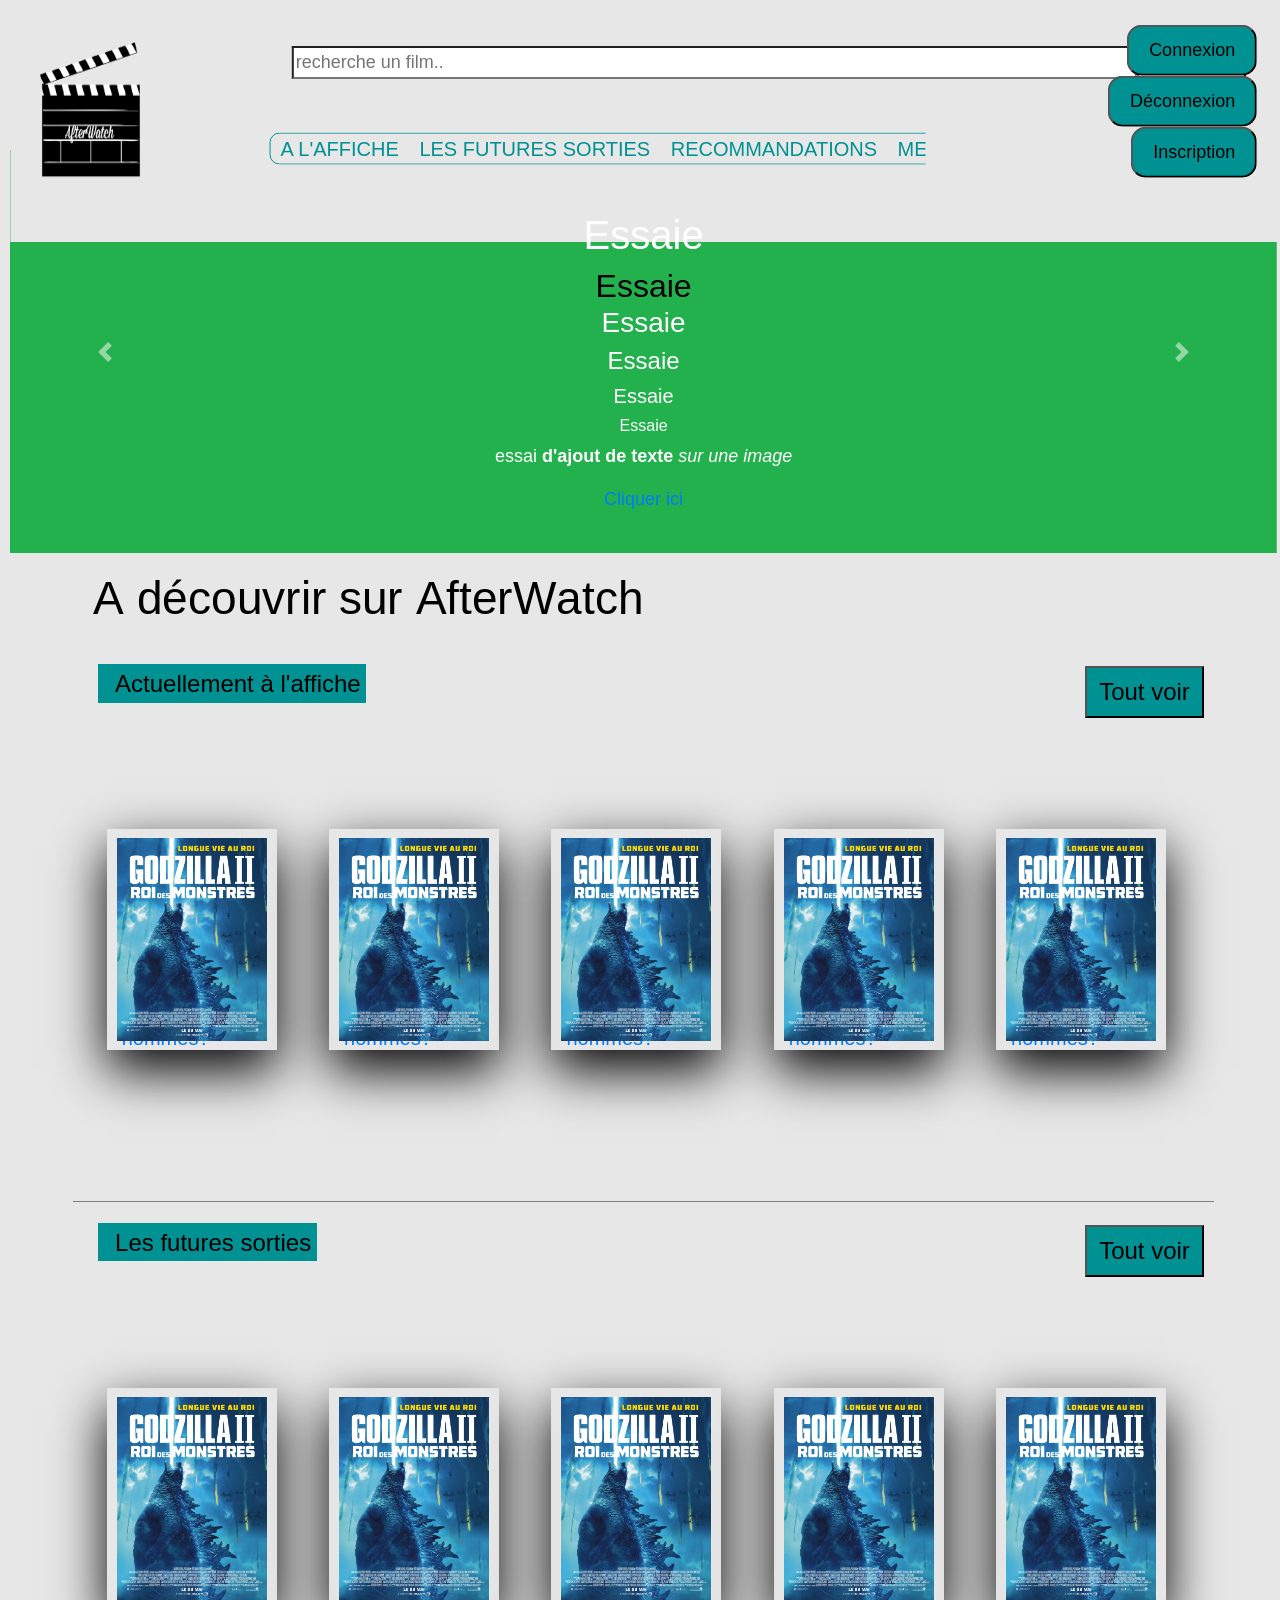
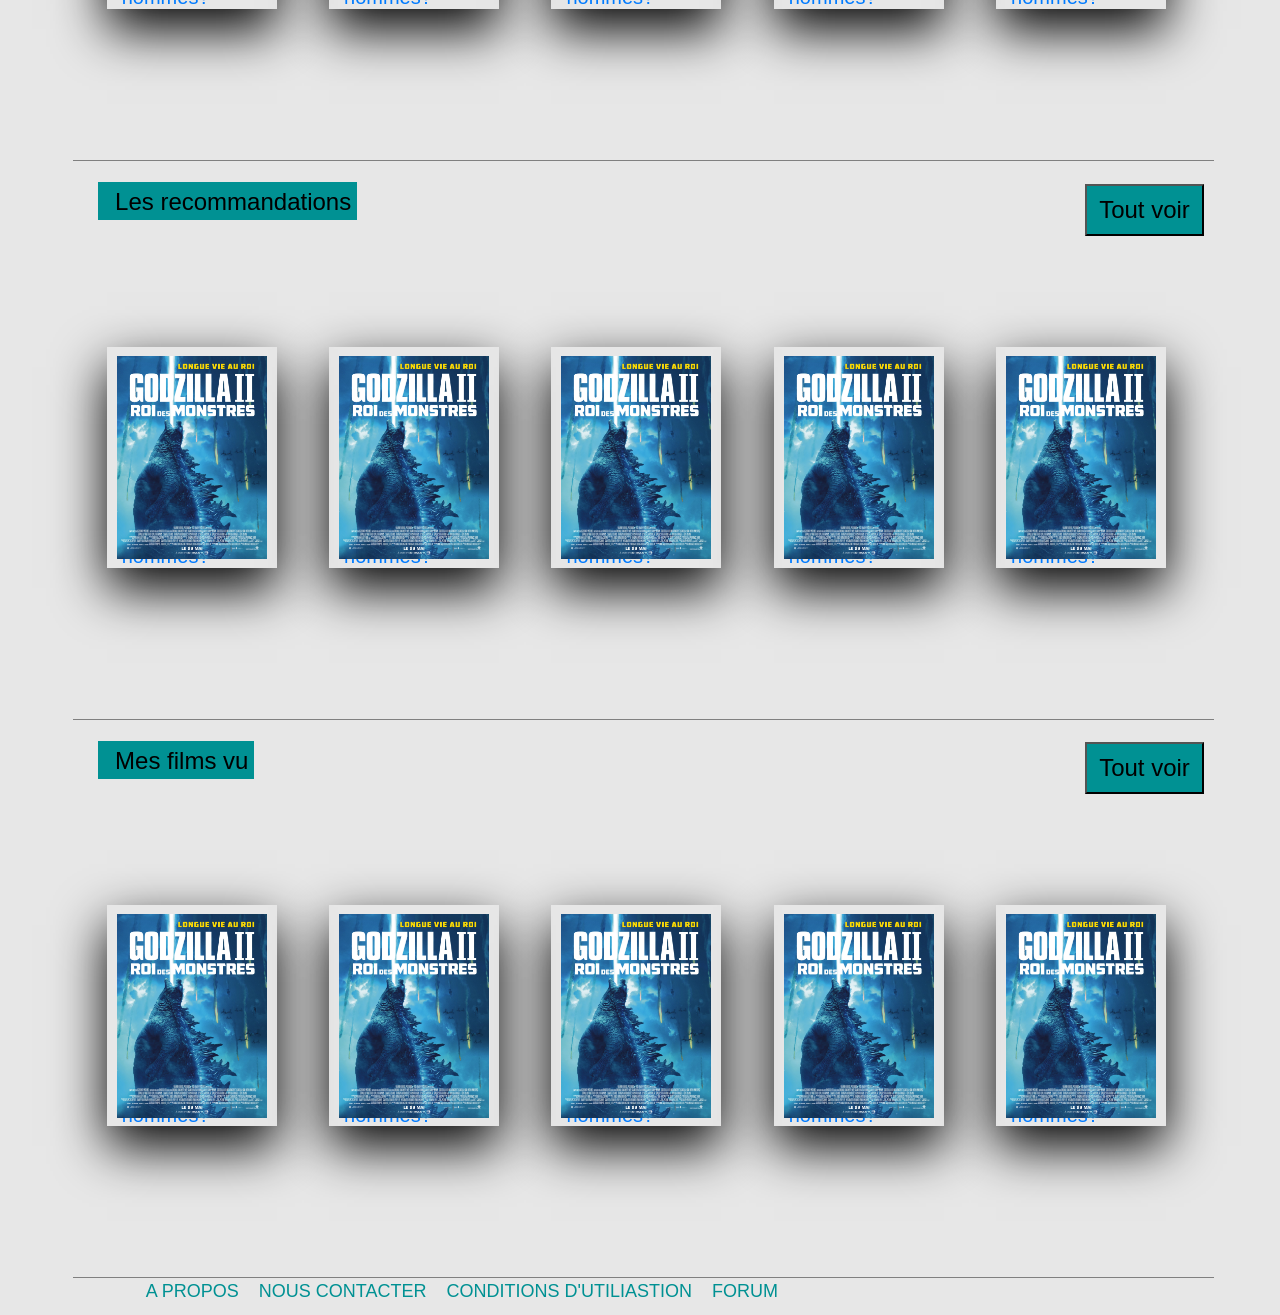
<file: index.html>
<!DOCTYPE html>
<html lang="en">
<head>
    <meta charset="UTF-8">
    <meta name="viewport" content="width=device-width, initial-scale=1.0">
    <meta http-equiv="X-UA-Compatible" content="ie=edge">
    <title>Accueil</title>
    <link rel="stylesheet" href="https://stackpath.bootstrapcdn.com/bootstrap/4.4.1/css/bootstrap.min.css" integrity="sha384-Vkoo8x4CGsO3+Hhxv8T/Q5PaXtkKtu6ug5TOeNV6gBiFeWPGFN9MuhOf23Q9Ifjh" crossorigin="anonymous">
    <link rel="stylesheet" href="./css/Effethover.css">
    <link rel="stylesheet" href="./css/form.search.style.scss">
    <link rel="stylesheet" href="./css/index.css">

</head>

<body>

<div class="wrapbody">
<div class="rep-contenu-h"></div>

<header class="fond-h">
<div class="contenu-h">
<a href="./index_accueil.html"><img class="logo-med logo" src="./img/afterwatch_logo.png"></img></a>

                        <div class="partie-h-b">

                            <div class="haut">
                            <div class="barre-recherche">
                            <div id="recherche-h">
                            <div class="recherche-auto-flex">   
                            <form class="search">
                            <input class="searchTerm" list="films" type="search" size="75%" id="site-search" autocomplete="on" placeholder="recherche un film.." aria-label="Search through site content" name="searchFilms">
                            <datalist id="films"></datalist>
                            <button class="searchButton">Rechercher</button>
                            </form>  
                        </div>
                        </div>
                        </div>
                            <div class="co-et-regist">

                                <button class="registrer" type="button" data-rel="btn-connect"><a href="./form_co_js.html" target="_blank">Connexion</a></button>
                                <button class="registrer" type="button" data-rel="btn-connect"><a href="/" target="_blank">Déconnexion</a></button>
                                <button class="registrer" type="button" data-rel="btn-registrer"><a href="./form_inscr_js.html" target="_blank">Inscription</a></button>
                            </div>
                        
                        </div>

                        <div class="bas">
                            <nav class="barre-menus">
                                <div class="barre-menus-navig">
                                    <div class="navig-list">
                                        <ul class="navig-main">
                                            <li class="navig-main-item">
                                                <a href="./links/index_a_l_affiche.html">A l'affiche</a>
                                            </li>
                                            <li class="navig-main-item">
                                                <a href="./links/index_futures_sorties.html">Les futures sorties</a>
                                            </li>
                                            <li class="navig-main-item">
                                                <a href="./links/index_recommancations.html">Recommandations</a>
                                            </li>
                                            <li class="navig-main-item">
                                                <a href="./links/index_mes_films.html">Mes films</a>
                                            </li>
                                        </ul>
                                    </div>
                                </div>
                            </nav>
                        </div>

                    </div>

                </div>
            </header>
            
            <div class="main-contenu">

                <div class="contenu-main">

                    <div id="xl-carousel" class="carousel slide" data-ride="carousel"> 
                        <div class="carousel-inner">
                        <div class="carousel-item active">
                            <img src="./img/01.jpg" class="d-block w-100" alt="...">
                            <div class="carousel-caption d-none d-md-block">
                                <h1>Essaie</h1>
                                <h2>Essaie</h2>
                                <h3>Essaie</h3>
                                <h4>Essaie</h4>
                                <h5>Essaie</h5>
                                <h6>Essaie</h6>
                                <p>essai <strong>d'ajout de texte</strong> <i>sur une image</i> </p>
                                <a href="https://www.google.fr/" target="_blank">Cliquer ici</a>
                            </div>
                        </div>
                        <div class="carousel-item">
                            <img src="./img/02.jpg" class="d-block w-100" alt="...">
                            <div class="carousel-caption d-none d-md-block">
                                <h5>Essaie</h5>
                                <p>essai d'ajout de texte sur une image</p>
                                <a href="https://www.google.fr/" target="_blank">Cliquer ici</a>
                            </div>
                        </div>
                        <div class="carousel-item">
                            <img src="./img/03.jpg" class="d-block w-100" alt="...">
                            <div class="carousel-caption d-none d-md-block">
                                <h5>Essaie</h5>
                                <p>essai d'ajout de texte sur une image</p>
                                <a href="https://www.google.fr/" target="_blank">Cliquer ici</a>
                            </div>
                        </div>
                        <div class="carousel-item">
                            <img src="./img/04.jpg" class="d-block w-100" alt="...">
                            <div class="carousel-caption d-none d-md-block">
                                <h5>Essaie</h5>
                                <p>essai d'ajout de texte sur une image</p>
                                <a href="https://www.google.fr/" target="_blank">Cliquer ici</a>
                            </div>
                        </div>
                        <div class="carousel-item">
                            <img src="./img/05.jpg" class="d-block w-100" alt="...">
                            <div class="carousel-caption d-none d-md-block">
                                <h5>Essaie</h5>
                                <p>essai d'ajout de texte sur une image</p>
                                <a href="https://www.google.fr/" target="_blank">Cliquer ici</a>
                            </div>
                        </div>
                        <div class="carousel-item">
                            <img src="./img/06.jpg" class="d-block w-100" alt="...">
                            <div class="carousel-caption d-none d-md-block">
                                <h5>Essaie</h5>
                                <p>essai d'ajout de texte sur une image</p>
                                <a href="https://www.google.fr/" target="_blank">Cliquer ici</a>
                            </div>
                        </div>
                        <div class="carousel-item">
                            <img src="./img/07.jpg" class="d-block w-100" alt="...">
                            <div class="carousel-caption d-none d-md-block">
                                <h5>Essaie</h5>
                                <p>essai d'ajout de texte sur une image</p>
                                <a href="https://www.google.fr/" target="_blank">Cliquer ici</a>
                            </div>
                        </div>
                        </div>
                        <a class="carousel-control-prev" href="#xl-carousel" role="button" data-slide="prev">
                        <span class="carousel-control-prev-icon" aria-hidden="true"></span>
                        <span class="sr-only">Previous</span>
                        </a>
                        <a class="carousel-control-next" href="#xl-carousel" role="button" data-slide="next">
                        <span class="carousel-control-next-icon" aria-hidden="true"></span>
                        <span class="sr-only">Next</span>
                        </a>
                    </div>
                
                    <div class="contenu-a-affiche">
                        <h1 class="title split-character intro-site">A découvrir sur AfterWatch</h1>
                    </div>
                    <div class="contenu-a-affiche">
                    <div id="contenu-a-affiche"></div>

                        <section>
                            <div class="section-film-vu">
                                <div class="film-a-affiche">
                                    <div class="a-affiche-resultats">
                                        <h2 class="tout-voir-affiche">
                                            <button class="tout-voir" type="button" data-rel="link"><a href="./links/index_a_l_affiche.html" target="_blank">Tout voir</a></button>
                                            <h2 class="tout-voir-affiche">Actuellement à l'affiche</h2>
                                        </h2>
                                    </div>
                                </div>
    
                                <ul class="contenu-film-affiche">
                                    <li class="img-a-affiche">
                                        <a class="a-film film-a" href="#" data-rel="button"><div class="container">
                                            <div class="card">
                                                <div class="face face1">
                                                    <div class="content">
                                                      <img class="" data-rel="poster" alt="Affiche Godzilla II" src="./img/0199399.jpg.webp" width="150" height="204"/>
                                                    </div>
                                                </div>
                                                <div class="face face2">
                                                    <div class="content">    
                                                    <a href="./links/index_infos_film.html"><h5>Mais qu'est-ce que j'ai fait au bon Dieu pour avoir une femme qui boit dans les cafés avec les hommes?</h></a>
                                                    </div>
                                                </div>
                                                </div>
                                            </div>
                                        </a>
                                    </li>
                                    <li class="img-a-affiche">
                                        <a class="a-film film-a" href="#" data-rel="button"><div class="container">
                                            <div class="card">
                                                <div class="face face1">
                                                    <div class="content">
                                                      <img class="" data-rel="poster" alt="Affiche Godzilla II" src="./img/0199399.jpg.webp" width="150" height="204"/>
                                                    </div>
                                                </div>
                                                <div class="face face2">
                                                    <div class="content">    
                                                    <a href="./links/index_infos_film.html"><h5>Mais qu'est-ce que j'ai fait au bon Dieu pour avoir une femme qui boit dans les cafés avec les hommes?</h></a>
                                                    </div>
                                                </div>
                                                </div>
                                            </div>
                                        </a>
                                    </li>
                                    <li class="img-a-affiche">
                                        <a class="a-film film-a" href="#" data-rel="button"><div class="container">
                                            <div class="card">
                                                <div class="face face1">
                                                    <div class="content">
                                                      <img class="" data-rel="poster" alt="Affiche Godzilla II" src="./img/0199399.jpg.webp" width="150" height="204"/>
                                                    </div>
                                                </div>
                                                <div class="face face2">
                                                    <div class="content">    
                                                    <a href="./links/index_infos_film.html"><h5>Mais qu'est-ce que j'ai fait au bon Dieu pour avoir une femme qui boit dans les cafés avec les hommes?</h></a>
                                                    </div>
                                                </div>
                                                </div>
                                            </div>
                                        </a>
                                    </li>
                                    <li class="img-a-affiche">
                                        <a class="a-film film-a" href="#" data-rel="button"><div class="container">
                                            <div class="card">
                                                <div class="face face1">
                                                    <div class="content">
                                                      <img class="" data-rel="poster" alt="Affiche Godzilla II" src="./img/0199399.jpg.webp" width="150" height="204"/>
                                                    </div>
                                                </div>
                                                <div class="face face2">
                                                    <div class="content">    
                                                    <a href="./links/index_infos_film.html"><h5>Mais qu'est-ce que j'ai fait au bon Dieu pour avoir une femme qui boit dans les cafés avec les hommes?</h></a>
                                                    </div>
                                                </div>
                                                </div>
                                            </div>
                                        </a>
                                    </li>
                                    <li class="img-a-affiche">
                                        <a class="a-film film-a" href="#" data-rel="button"><div class="container">
                                            <div class="card">
                                                <div class="face face1">
                                                    <div class="content">
                                                      <img class="" data-rel="poster" alt="Affiche Godzilla II" src="./img/0199399.jpg.webp" width="150" height="204"/>
                                                    </div>
                                                </div>
                                                <div class="face face2">
                                                    <div class="content">    
                                                    <a href="./links/index_infos_film.html"><h5>Mais qu'est-ce que j'ai fait au bon Dieu pour avoir une femme qui boit dans les cafés avec les hommes?</h></a>
                                                    </div>
                                                </div>
                                                </div>
                                            </div>
                                        </a>
                                    </li> 
                                </ul>
                            </div>
                        </section>

                        <section>
                            <div class="section-film-vu">
                                <div class="film-a-affiche">
                                    <div class="a-affiche-resultats">
                                        <h2 class="tout-voir-affiche">
                                            <button class="tout-voir" type="button" data-rel="link"><a href="./links/index_futures_sorties.html" target="_blank">Tout voir</a></button>
                                            <h2 class="tout-voir-affiche">Les futures sorties</h2>
                                        </h2>
                                    </div>
                                </div>
    
                                <ul class="contenu-film-affiche">
                                    <li class="img-a-affiche">
                                        <a class="a-film film-a" href="#" data-rel="button"><div class="container">
                                            <div class="card">
                                                <div class="face face1">
                                                    <div class="content">
                                                      <img class="" data-rel="poster" alt="Affiche Godzilla II" src="./img/0199399.jpg.webp" width="150" height="204"/>
                                                    </div>
                                                </div>
                                                <div class="face face2">
                                                    <div class="content">    
                                                    <a href="./links/index_infos_film.html"><h5>Mais qu'est-ce que j'ai fait au bon Dieu pour avoir une femme qui boit dans les cafés avec les hommes?</h></a>
                                                    </div>
                                                </div>
                                                </div>
                                            </div>
                                        </a>
                                    </li>
                                    <li class="img-a-affiche">
                                        <a class="a-film film-a" href="#" data-rel="button"><div class="container">
                                            <div class="card">
                                                <div class="face face1">
                                                    <div class="content">
                                                      <img class="" data-rel="poster" alt="Affiche Godzilla II" src="./img/0199399.jpg.webp" width="150" height="204"/>
                                                    </div>
                                                </div>
                                                <div class="face face2">
                                                    <div class="content">    
                                                    <a href="./links/index_infos_film.html"><h5>Mais qu'est-ce que j'ai fait au bon Dieu pour avoir une femme qui boit dans les cafés avec les hommes?</h></a>
                                                    </div>
                                                </div>
                                                </div>
                                            </div>
                                        </a>
                                    </li>
                                    <li class="img-a-affiche">
                                        <a class="a-film film-a" href="#" data-rel="button"><div class="container">
                                            <div class="card">
                                                <div class="face face1">
                                                    <div class="content">
                                                      <img class="" data-rel="poster" alt="Affiche Godzilla II" src="./img/0199399.jpg.webp" width="150" height="204"/>
                                                    </div>
                                                </div>
                                                <div class="face face2">
                                                    <div class="content">    
                                                    <a href="./links/index_infos_film.html"><h5>Mais qu'est-ce que j'ai fait au bon Dieu pour avoir une femme qui boit dans les cafés avec les hommes?</h></a>
                                                    </div>
                                                </div>
                                                </div>
                                            </div>
                                        </a>
                                    </li>
                                    <li class="img-a-affiche">
                                        <a class="a-film film-a" href="#" data-rel="button"><div class="container">
                                            <div class="card">
                                                <div class="face face1">
                                                    <div class="content">
                                                      <img class="" data-rel="poster" alt="Affiche Godzilla II" src="./img/0199399.jpg.webp" width="150" height="204"/>
                                                    </div>
                                                </div>
                                                <div class="face face2">
                                                    <div class="content">    
                                                    <a href="./links/index_infos_film.html"><h5>Mais qu'est-ce que j'ai fait au bon Dieu pour avoir une femme qui boit dans les cafés avec les hommes?</h></a>
                                                    </div>
                                                </div>
                                                </div>
                                            </div>
                                        </a>
                                    </li>
                                    <li class="img-a-affiche">
                                        <a class="a-film film-a" href="#" data-rel="button"><div class="container">
                                            <div class="card">
                                                <div class="face face1">
                                                    <div class="content">
                                                      <img class="" data-rel="poster" alt="Affiche Godzilla II" src="./img/0199399.jpg.webp" width="150" height="204"/>
                                                    </div>
                                                </div>
                                                <div class="face face2">
                                                    <div class="content">    
                                                    <a href="./links/index_infos_film.html"><h5>Mais qu'est-ce que j'ai fait au bon Dieu pour avoir une femme qui boit dans les cafés avec les hommes?</h></a>
                                                    </div>
                                                </div>
                                                </div>
                                            </div>
                                        </a>
                                    </li> 
                                </ul>
                            </div>
                        </section>

                        <section>
                            <div class="section-film-vu">
                                <div class="film-a-affiche">
                                    <div class="a-affiche-resultats">
                                        <h2 class="tout-voir-affiche">
                                            <button class="tout-voir" type="button" data-rel="link"><a href="./links/index_recommancations.html" target="_blank">Tout voir</a></button>
                                            <h2 class="tout-voir-affiche">Les recommandations</h2>
                                        </h2>
                                    </div>
                                </div>
    
                                <ul class="contenu-film-affiche">
                                    <li class="img-a-affiche">
                                        <a class="a-film film-a" href="#" data-rel="button"><div class="container">
                                            <div class="card">
                                                <div class="face face1">
                                                    <div class="content">
                                                      <img class="" data-rel="poster" alt="Affiche Godzilla II" src="./img/0199399.jpg.webp" width="150" height="204"/>
                                                    </div>
                                                </div>
                                                <div class="face face2">
                                                    <div class="content">    
                                                    <a href="./links/index_infos_film.html"><h5>Mais qu'est-ce que j'ai fait au bon Dieu pour avoir une femme qui boit dans les cafés avec les hommes?</h></a>
                                                    </div>
                                                </div>
                                                </div>
                                            </div>
                                        </a>
                                    </li>
                                    <li class="img-a-affiche">
                                        <a class="a-film film-a" href="#" data-rel="button"><div class="container">
                                            <div class="card">
                                                <div class="face face1">
                                                    <div class="content">
                                                      <img class="" data-rel="poster" alt="Affiche Godzilla II" src="./img/0199399.jpg.webp" width="150" height="204"/>
                                                    </div>
                                                </div>
                                                <div class="face face2">
                                                    <div class="content">    
                                                    <a href="./links/index_infos_film.html"><h5>Mais qu'est-ce que j'ai fait au bon Dieu pour avoir une femme qui boit dans les cafés avec les hommes?</h></a>
                                                    </div>
                                                </div>
                                                </div>
                                            </div>
                                        </a>
                                    </li>
                                    <li class="img-a-affiche">
                                        <a class="a-film film-a" href="#" data-rel="button"><div class="container">
                                            <div class="card">
                                                <div class="face face1">
                                                    <div class="content">
                                                      <img class="" data-rel="poster" alt="Affiche Godzilla II" src="./img/0199399.jpg.webp" width="150" height="204"/>
                                                    </div>
                                                </div>
                                                <div class="face face2">
                                                    <div class="content">    
                                                    <a href="./links/index_infos_film.html"><h5>Mais qu'est-ce que j'ai fait au bon Dieu pour avoir une femme qui boit dans les cafés avec les hommes?</h></a>
                                                    </div>
                                                </div>
                                                </div>
                                            </div>
                                        </a>
                                    </li>
                                    <li class="img-a-affiche">
                                        <a class="a-film film-a" href="#" data-rel="button"><div class="container">
                                            <div class="card">
                                                <div class="face face1">
                                                    <div class="content">
                                                      <img class="" data-rel="poster" alt="Affiche Godzilla II" src="./img/0199399.jpg.webp" width="150" height="204"/>
                                                    </div>
                                                </div>
                                                <div class="face face2">
                                                    <div class="content">    
                                                    <a href="./links/index_infos_film.html"><h5>Mais qu'est-ce que j'ai fait au bon Dieu pour avoir une femme qui boit dans les cafés avec les hommes?</h></a>
                                                    </div>
                                                </div>
                                                </div>
                                            </div>
                                        </a>
                                    </li>
                                    <li class="img-a-affiche">
                                        <a class="a-film film-a" href="#" data-rel="button"><div class="container">
                                            <div class="card">
                                                <div class="face face1">
                                                    <div class="content">
                                                      <img class="" data-rel="poster" alt="Affiche Godzilla II" src="./img/0199399.jpg.webp" width="150" height="204"/>
                                                    </div>
                                                </div>
                                                <div class="face face2">
                                                    <div class="content">    
                                                    <a href="./links/index_infos_film.html"><h5>Mais qu'est-ce que j'ai fait au bon Dieu pour avoir une femme qui boit dans les cafés avec les hommes?</h></a>
                                                    </div>
                                                </div>
                                                </div>
                                            </div>
                                        </a>
                                    </li> 
                                </ul>
                            </div>
                        </section>

                        <section>
                            <div class="section-film-vu">
                                <div class="film-a-affiche">
                                    <div class="a-affiche-resultats">
                                        <h2 class="tout-voir-affiche">
                                            <button class="tout-voir" type="button" data-rel="link"><a href="./links/index_mes_films.html" target="_blank">Tout voir</a></button>
                                            <h2 class="tout-voir-affiche">Mes films vu</h2>
                                        </h2>
                                    </div>
                                </div>
    
                                <ul class="contenu-film-affiche">
                                    <li class="img-a-affiche">
                                        <a class="a-film film-a" href="#" data-rel="button"><div class="container">
                                            <div class="card">
                                                <div class="face face1">
                                                    <div class="content">
                                                      <img class="" data-rel="poster" alt="Affiche Godzilla II" src="./img/0199399.jpg.webp" width="150" height="204"/>
                                                    </div>
                                                </div>
                                                <div class="face face2">
                                                    <div class="content">    
                                                    <a href="./links/index_infos_film.html"><h5>Mais qu'est-ce que j'ai fait au bon Dieu pour avoir une femme qui boit dans les cafés avec les hommes?</h></a>
                                                    </div>
                                                </div>
                                                </div>
                                            </div>
                                        </a>
                                    </li>
                                    <li class="img-a-affiche">
                                        <a class="a-film film-a" href="#" data-rel="button"><div class="container">
                                            <div class="card">
                                                <div class="face face1">
                                                    <div class="content">
                                                      <img class="" data-rel="poster" alt="Affiche Godzilla II" src="./img/0199399.jpg.webp" width="150" height="204"/>
                                                    </div>
                                                </div>
                                                <div class="face face2">
                                                    <div class="content">    
                                                    <a href="./links/index_infos_film.html"><h5>Mais qu'est-ce que j'ai fait au bon Dieu pour avoir une femme qui boit dans les cafés avec les hommes?</h></a>
                                                    </div>
                                                </div>
                                                </div>
                                            </div>
                                        </a>
                                    </li>
                                    <li class="img-a-affiche">
                                        <a class="a-film film-a" href="#" data-rel="button"><div class="container">
                                            <div class="card">
                                                <div class="face face1">
                                                    <div class="content">
                                                      <img class="" data-rel="poster" alt="Affiche Godzilla II" src="./img/0199399.jpg.webp" width="150" height="204"/>
                                                    </div>
                                                </div>
                                                <div class="face face2">
                                                    <div class="content">    
                                                    <a href="./links/index_infos_film.html"><h5>Mais qu'est-ce que j'ai fait au bon Dieu pour avoir une femme qui boit dans les cafés avec les hommes?</h></a>
                                                    </div>
                                                </div>
                                                </div>
                                            </div>
                                        </a>
                                    </li>
                                    <li class="img-a-affiche">
                                        <a class="a-film film-a" href="#" data-rel="button"><div class="container">
                                            <div class="card">
                                                <div class="face face1">
                                                    <div class="content">
                                                      <img class="" data-rel="poster" alt="Affiche Godzilla II" src="./img/0199399.jpg.webp" width="150" height="204"/>
                                                    </div>
                                                </div>
                                                <div class="face face2">
                                                    <div class="content">    
                                                    <a href="./links/index_infos_film.html"><h5>Mais qu'est-ce que j'ai fait au bon Dieu pour avoir une femme qui boit dans les cafés avec les hommes?</h></a>
                                                    </div>
                                                </div>
                                                </div>
                                            </div>
                                        </a>
                                    </li>
                                    <li class="img-a-affiche">
                                        <a class="a-film film-a" href="#" data-rel="button"><div class="container">
                                            <div class="card">
                                                <div class="face face1">
                                                    <div class="content">
                                                      <img class="" data-rel="poster" alt="Affiche Godzilla II" src="./img/0199399.jpg.webp" width="150" height="204"/>
                                                    </div>
                                                </div>
                                                <div class="face face2">
                                                    <div class="content">    
                                                    <a href="./links/index_infos_film.html"><h5>Mais qu'est-ce que j'ai fait au bon Dieu pour avoir une femme qui boit dans les cafés avec les hommes?</h></a>
                                                    </div>
                                                </div>
                                                </div>
                                            </div>
                                        </a>
                                    </li> 
                                </ul>
                            </div>
                        </section>
                        
                    </div>
                </div>
                
            </div>
    
        <footer>
                <div id="contener_footer">

                    <div class="navig-list-footer">
                        <ul class="navig-footer">
                            <li class="navig-main-item">
                                <a href="/">A propos</a>
                            </li>
                            <li class="navig-main-item">
                                <a href="./links/form_contact_js.html">Nous contacter</a>
                            </li>
                            <li class="navig-main-item">
                                <a href="/">Conditions d'utiliastion</a>
                            </li>
                            <li class="navig-main-item">
                                <a href="/">Forum</a>
                            </li>
                        </ul>
                    </div>
                </div>
        </footer>
    </div>   
    <script src="https://code.jquery.com/jquery-3.4.1.slim.min.js" integrity="sha384-J6qa4849blE2+poT4WnyKhv5vZF5SrPo0iEjwBvKU7imGFAV0wwj1yYfoRSJoZ+n" crossorigin="anonymous"></script>
    <script src="https://cdn.jsdelivr.net/npm/popper.js@1.16.0/dist/umd/popper.min.js" integrity="sha384-Q6E9RHvbIyZFJoft+2mJbHaEWldlvI9IOYy5n3zV9zzTtmI3UksdQRVvoxMfooAo" crossorigin="anonymous"></script>
    <script src="https://stackpath.bootstrapcdn.com/bootstrap/4.4.1/js/bootstrap.min.js" integrity="sha384-wfSDF2E50Y2D1uUdj0O3uMBJnjuUD4Ih7YwaYd1iqfktj0Uod8GCExl3Og8ifwB6" crossorigin="anonymous"></script>
    <script src="./js/form.search.js" type="script"></script>

    <script>
        (function() {
          var elements, newContent = "";
          elements = document.getElementsByClassName('split-character'); 
          for (var element = 0; element < elements.length; ++element) { 
            newContent += "<span>"
            for (var character = 0; character < elements[element].innerText.length; character++) {
              if (elements[element].innerText[character] !== " ") { 
                newContent += "<span style='animation-delay: "+ 0.035*character + "s'>"+ elements[element].innerText[character] +"</span>";
              }
              else { 
                newContent += "</span> <span>";
              }
            }
            newContent += "</span>"
            elements[element].innerHTML = newContent; 
            newContent = ""; 
          }
        })(); 
        </script>
</body>
</html>
</file>
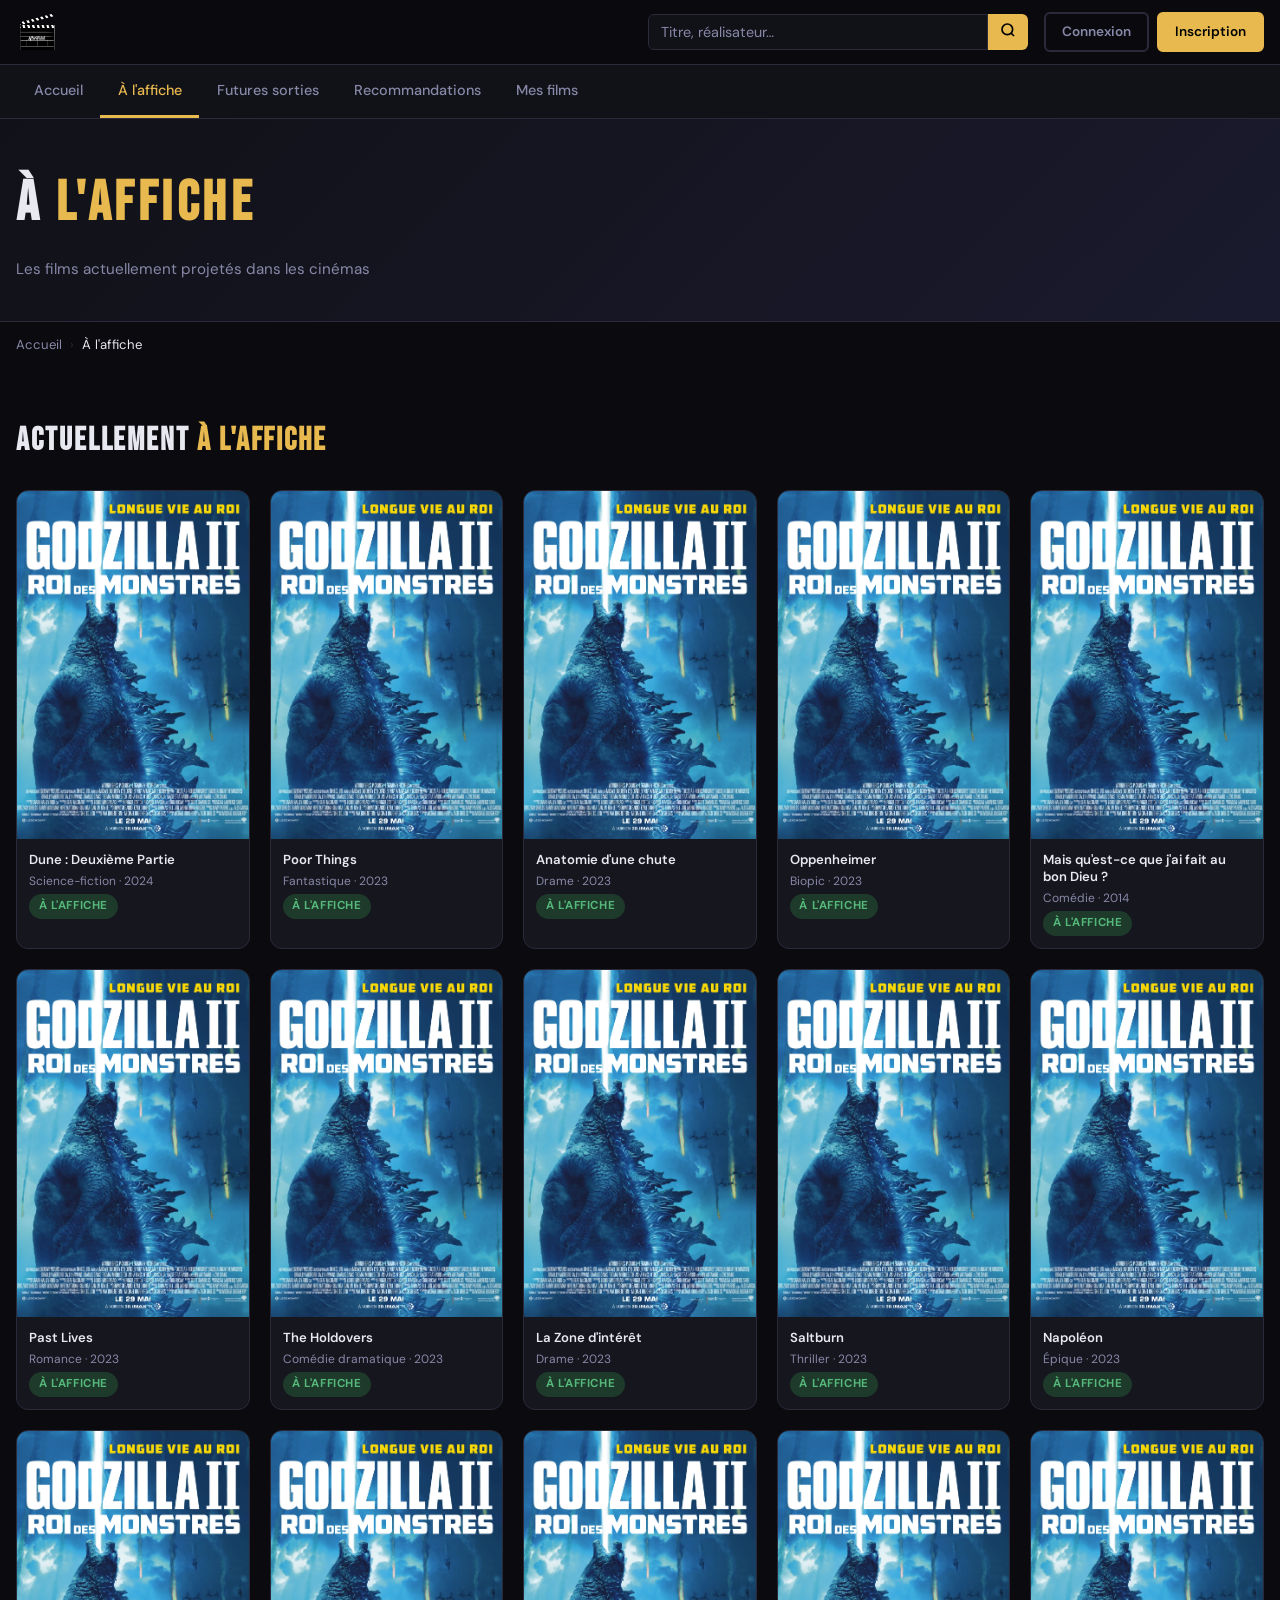
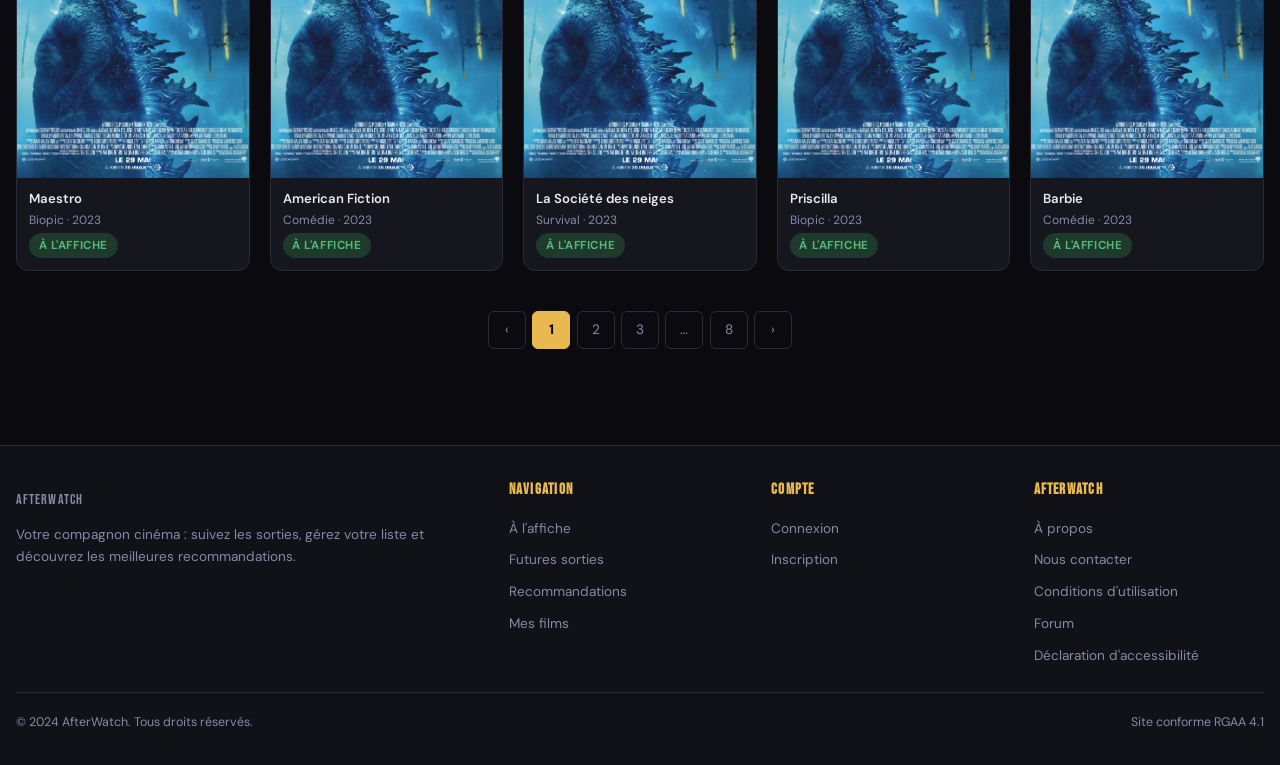
<file: links/index_a_l_affiche.html>
<!DOCTYPE html>
<html lang="fr">
<head>
  <meta charset="UTF-8">
  <meta name="viewport" content="width=device-width, initial-scale=1.0">
  <meta name="description" content="AfterWatch — Films actuellement à l'affiche dans les cinémas français.">
  <title>À l'affiche — AfterWatch</title>
  <link rel="preconnect" href="https://fonts.googleapis.com">
  <link href="https://fonts.googleapis.com/css2?family=Bebas+Neue&family=DM+Sans:wght@400;500;600;700&display=swap" rel="stylesheet">
  <link rel="stylesheet" href="../css/style.css">
</head>
<body>

  <a class="skip-nav" href="#contenu-principal">Aller au contenu principal</a>

  <!-- ===== EN-TÊTE ===== -->
  <header class="site-header" role="banner">
    <div class="header-inner">
      <a href="../index_accueil.html" class="site-logo" aria-label="AfterWatch — Retour à l'accueil">
        <img src="../img/afterwatch_logo.png" alt="AfterWatch" onerror="this.style.display='none';this.nextElementSibling.style.display='block'">
        <span class="site-logo-text" style="display:none">AFTERWATCH</span>
      </a>

      <form class="search-form" role="search" action="#" method="get">
        <label for="recherche">Rechercher un film</label>
        <input type="search" id="recherche" name="q" class="search-input" placeholder="Titre, réalisateur…" autocomplete="off">
        <button type="submit" class="search-btn" aria-label="Lancer la recherche">
          <svg width="16" height="16" viewBox="0 0 24 24" fill="none" stroke="currentColor" stroke-width="2.5" aria-hidden="true" focusable="false"><circle cx="11" cy="11" r="8"/><line x1="21" y1="21" x2="16.65" y2="16.65"/></svg>
        </button>
      </form>

      <nav class="auth-links" aria-label="Connexion et inscription">
        <a href="../links/form_co_js.html" class="btn btn-outline">Connexion</a>
        <a href="../links/form_inscr_js.html" class="btn btn-primary">Inscription</a>
      </nav>

      <button class="nav-toggle" id="nav-toggle" aria-controls="main-nav" aria-expanded="false" aria-label="Ouvrir le menu de navigation">
        <svg width="22" height="22" viewBox="0 0 24 24" fill="none" stroke="currentColor" stroke-width="2.2" aria-hidden="true" focusable="false"><line x1="3" y1="6" x2="21" y2="6"/><line x1="3" y1="12" x2="21" y2="12"/><line x1="3" y1="18" x2="21" y2="18"/></svg>
      </button>
    </div>
  </header>

  <nav id="main-nav" class="main-nav" aria-label="Navigation principale">
    <ul class="nav-list" role="list">
      <li><a href="../index_accueil.html">Accueil</a></li>
      <li><a href="index_a_l_affiche.html" aria-current="page">À l'affiche</a></li>
      <li><a href="index_futures_sorties.html">Futures sorties</a></li>
      <li><a href="index_recommandations.html">Recommandations</a></li>
      <li><a href="index_mes_films.html">Mes films</a></li>
    </ul>
  </nav>

  <!-- ===== CONTENU PRINCIPAL ===== -->
  <main id="contenu-principal" class="main-content">

    <!-- Bannière de page -->
    <div class="page-hero">
      <div class="page-hero-inner">
        <h1>À <span>l'affiche</span></h1>
        <p>Les films actuellement projetés dans les cinémas</p>
      </div>
    </div>

    <!-- Fil d'Ariane -->
    <nav aria-label="Fil d'Ariane">
      <ol class="breadcrumb">
        <li><a href="../index_accueil.html">Accueil</a></li>
        <li><span aria-current="page">À l'affiche</span></li>
      </ol>
    </nav>

    <!-- Films -->
    <section class="section" aria-labelledby="titre-affiche">
      <h2 class="section-title" id="titre-affiche">Actuellement <span>à l'affiche</span></h2>

      <ul class="film-list-full" aria-label="Liste des films à l'affiche" style="margin-top:1.5rem">

        <li class="film-card">
          <div class="film-card-img">
            <img src="../img/0199399.jpg.webp" alt="Affiche du film Dune : Deuxième Partie" loading="lazy">
          </div>
          <div class="film-card-body">
            <p class="film-card-title"><a href="index_infos_film.html">Dune : Deuxième Partie</a></p>
            <p class="film-card-meta">Science-fiction · 2024</p>
            <span class="badge badge-affiche">À l'affiche</span>
          </div>
        </li>

        <li class="film-card">
          <div class="film-card-img">
            <img src="../img/0199399.jpg.webp" alt="Affiche du film Poor Things" loading="lazy">
          </div>
          <div class="film-card-body">
            <p class="film-card-title"><a href="index_infos_film.html">Poor Things</a></p>
            <p class="film-card-meta">Fantastique · 2023</p>
            <span class="badge badge-affiche">À l'affiche</span>
          </div>
        </li>

        <li class="film-card">
          <div class="film-card-img">
            <img src="../img/0199399.jpg.webp" alt="Affiche du film Anatomie d'une chute" loading="lazy">
          </div>
          <div class="film-card-body">
            <p class="film-card-title"><a href="index_infos_film.html">Anatomie d'une chute</a></p>
            <p class="film-card-meta">Drame · 2023</p>
            <span class="badge badge-affiche">À l'affiche</span>
          </div>
        </li>

        <li class="film-card">
          <div class="film-card-img">
            <img src="../img/0199399.jpg.webp" alt="Affiche du film Oppenheimer" loading="lazy">
          </div>
          <div class="film-card-body">
            <p class="film-card-title"><a href="index_infos_film.html">Oppenheimer</a></p>
            <p class="film-card-meta">Biopic · 2023</p>
            <span class="badge badge-affiche">À l'affiche</span>
          </div>
        </li>

        <li class="film-card">
          <div class="film-card-img">
            <img src="../img/0199399.jpg.webp" alt="Affiche du film Mais qu'est-ce que j'ai fait au bon Dieu ?" loading="lazy">
          </div>
          <div class="film-card-body">
            <p class="film-card-title"><a href="index_infos_film.html">Mais qu'est-ce que j'ai fait au bon Dieu ?</a></p>
            <p class="film-card-meta">Comédie · 2014</p>
            <span class="badge badge-affiche">À l'affiche</span>
          </div>
        </li>

        <li class="film-card">
          <div class="film-card-img">
            <img src="../img/0199399.jpg.webp" alt="Affiche du film Past Lives" loading="lazy">
          </div>
          <div class="film-card-body">
            <p class="film-card-title"><a href="index_infos_film.html">Past Lives</a></p>
            <p class="film-card-meta">Romance · 2023</p>
            <span class="badge badge-affiche">À l'affiche</span>
          </div>
        </li>

        <li class="film-card">
          <div class="film-card-img">
            <img src="../img/0199399.jpg.webp" alt="Affiche du film The Holdovers" loading="lazy">
          </div>
          <div class="film-card-body">
            <p class="film-card-title"><a href="index_infos_film.html">The Holdovers</a></p>
            <p class="film-card-meta">Comédie dramatique · 2023</p>
            <span class="badge badge-affiche">À l'affiche</span>
          </div>
        </li>

        <li class="film-card">
          <div class="film-card-img">
            <img src="../img/0199399.jpg.webp" alt="Affiche du film La Zone d'intérêt" loading="lazy">
          </div>
          <div class="film-card-body">
            <p class="film-card-title"><a href="index_infos_film.html">La Zone d'intérêt</a></p>
            <p class="film-card-meta">Drame · 2023</p>
            <span class="badge badge-affiche">À l'affiche</span>
          </div>
        </li>

        <li class="film-card">
          <div class="film-card-img">
            <img src="../img/0199399.jpg.webp" alt="Affiche du film Saltburn" loading="lazy">
          </div>
          <div class="film-card-body">
            <p class="film-card-title"><a href="index_infos_film.html">Saltburn</a></p>
            <p class="film-card-meta">Thriller · 2023</p>
            <span class="badge badge-affiche">À l'affiche</span>
          </div>
        </li>

        <li class="film-card">
          <div class="film-card-img">
            <img src="../img/0199399.jpg.webp" alt="Affiche du film Napoléon" loading="lazy">
          </div>
          <div class="film-card-body">
            <p class="film-card-title"><a href="index_infos_film.html">Napoléon</a></p>
            <p class="film-card-meta">Épique · 2023</p>
            <span class="badge badge-affiche">À l'affiche</span>
          </div>
        </li>

        <li class="film-card">
          <div class="film-card-img">
            <img src="../img/0199399.jpg.webp" alt="Affiche du film Maestro" loading="lazy">
          </div>
          <div class="film-card-body">
            <p class="film-card-title"><a href="index_infos_film.html">Maestro</a></p>
            <p class="film-card-meta">Biopic · 2023</p>
            <span class="badge badge-affiche">À l'affiche</span>
          </div>
        </li>

        <li class="film-card">
          <div class="film-card-img">
            <img src="../img/0199399.jpg.webp" alt="Affiche du film American Fiction" loading="lazy">
          </div>
          <div class="film-card-body">
            <p class="film-card-title"><a href="index_infos_film.html">American Fiction</a></p>
            <p class="film-card-meta">Comédie · 2023</p>
            <span class="badge badge-affiche">À l'affiche</span>
          </div>
        </li>

        <li class="film-card">
          <div class="film-card-img">
            <img src="../img/0199399.jpg.webp" alt="Affiche du film La Société des neiges" loading="lazy">
          </div>
          <div class="film-card-body">
            <p class="film-card-title"><a href="index_infos_film.html">La Société des neiges</a></p>
            <p class="film-card-meta">Survival · 2023</p>
            <span class="badge badge-affiche">À l'affiche</span>
          </div>
        </li>

        <li class="film-card">
          <div class="film-card-img">
            <img src="../img/0199399.jpg.webp" alt="Affiche du film Priscilla" loading="lazy">
          </div>
          <div class="film-card-body">
            <p class="film-card-title"><a href="index_infos_film.html">Priscilla</a></p>
            <p class="film-card-meta">Biopic · 2023</p>
            <span class="badge badge-affiche">À l'affiche</span>
          </div>
        </li>

        <li class="film-card">
          <div class="film-card-img">
            <img src="../img/0199399.jpg.webp" alt="Affiche du film Barbie" loading="lazy">
          </div>
          <div class="film-card-body">
            <p class="film-card-title"><a href="index_infos_film.html">Barbie</a></p>
            <p class="film-card-meta">Comédie · 2023</p>
            <span class="badge badge-affiche">À l'affiche</span>
          </div>
        </li>

      </ul>

      <!-- Pagination -->
      <nav aria-label="Pagination des films à l'affiche">
        <ul class="pagination">
          <li><span aria-label="Page précédente indisponible" aria-hidden="true">‹</span></li>
          <li><a href="#" aria-current="page" class="current" aria-label="Page 1">1</a></li>
          <li><a href="#" aria-label="Page 2">2</a></li>
          <li><a href="#" aria-label="Page 3">3</a></li>
          <li><span>…</span></li>
          <li><a href="#" aria-label="Page 8">8</a></li>
          <li><a href="#" aria-label="Page suivante">›</a></li>
        </ul>
      </nav>
    </section>

  </main>

  <!-- ===== PIED DE PAGE ===== -->
  <footer class="site-footer" role="contentinfo">
    <div class="footer-inner">
      <div class="footer-brand">
        <p class="site-logo-text">AFTERWATCH</p>
        <p>Votre compagnon cinéma : suivez les sorties, gérez votre liste et découvrez les meilleures recommandations.</p>
      </div>
      <div class="footer-col">
        <h3>Navigation</h3>
        <ul class="footer-nav" role="list">
          <li><a href="index_a_l_affiche.html">À l'affiche</a></li>
          <li><a href="index_futures_sorties.html">Futures sorties</a></li>
          <li><a href="index_recommandations.html">Recommandations</a></li>
          <li><a href="index_mes_films.html">Mes films</a></li>
        </ul>
      </div>
      <div class="footer-col">
        <h3>Compte</h3>
        <ul class="footer-nav" role="list">
          <li><a href="form_co_js.html">Connexion</a></li>
          <li><a href="form_inscr_js.html">Inscription</a></li>
        </ul>
      </div>
      <div class="footer-col">
        <h3>AfterWatch</h3>
        <ul class="footer-nav" role="list">
          <li><a href="#">À propos</a></li>
          <li><a href="form_contact_js.html">Nous contacter</a></li>
          <li><a href="#">Conditions d'utilisation</a></li>
          <li><a href="#">Forum</a></li>
          <li><a href="#">Déclaration d'accessibilité</a></li>
        </ul>
      </div>
    </div>
    <div class="footer-bottom">
      <span>© 2024 AfterWatch. Tous droits réservés.</span>
      <span>Site conforme RGAA 4.1</span>
    </div>
  </footer>

  <script src="../js/main.js"></script>
</body>
</html>
</file>
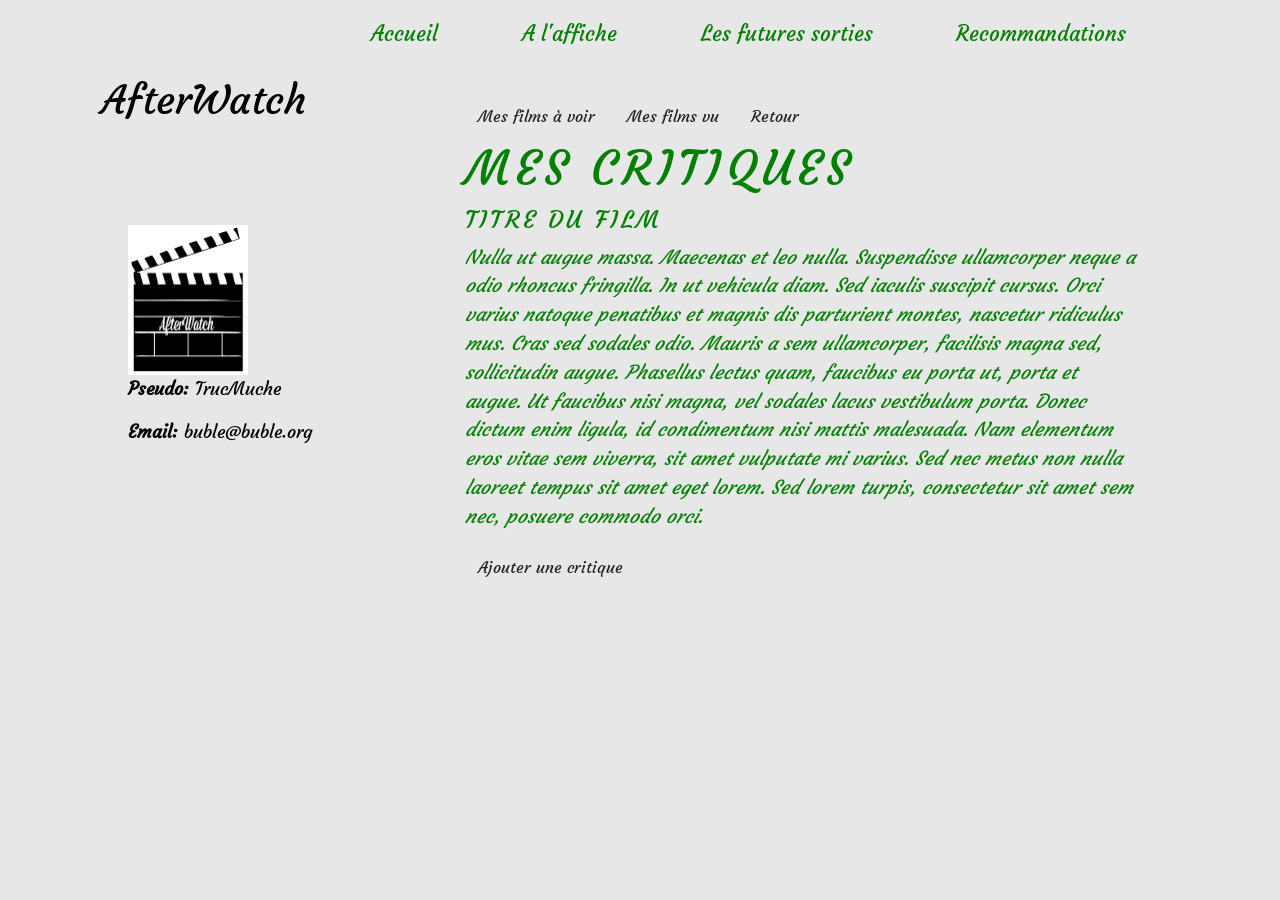
<file: links/index_fiche_utilisateur.html>
<!DOCTYPE html>
<html lang="en">
<head>
    <meta charset="UTF-8">
    <meta name="viewport" content="width=device-width, initial-scale=1.0">
    <meta http-equiv="X-UA-Compatible" content="ie=edge">
    <title>Document</title>
    <link rel="stylesheet" href="https://stackpath.bootstrapcdn.com/bootstrap/4.4.1/css/bootstrap.min.css" integrity="sha384-Vkoo8x4CGsO3+Hhxv8T/Q5PaXtkKtu6ug5TOeNV6gBiFeWPGFN9MuhOf23Q9Ifjh" crossorigin="anonymous">
    <link rel="stylesheet" href="../css/Effethover.css">
    <link rel="stylesheet" href="../css/fiche_utilisateur.css">

</head>

<body>
<div class="wrapbody">
<div class="rep-contenu-h"></div>

<header class="fond-h">             
<div class="partie-h-b">
<div class="haut"> 
<nav class="barre-menus">
    <ul class="navig-main">
    <li class="navig-main-item">
    <a href="../index_accueil.html">Accueil</a>
    </li>
    <li class="navig-main-item">
<a href="../links/index_a_l_affiche.html">A l'affiche</a>
    </li>
    <li class="navig-main-item">
    <a href="../links/index_futures_sorties.html">Les futures sorties</a>
    </li>
    <li class="navig-main-item">
    <a href="../links/mes_films_a_voir.html">Recommandations</a>
    </li>
    </ul>
</nav>
</div>
</div>
</header>

           
<div class="contenu-a-affiche">
<h1 class="title split-character intro-site">AfterWatch</h1>
 </div>

       
<div class="p-user">
 <div><img src="../img/afterwatch_logo.jpg" height="150px" width="120px"></div>
 <div>
    <p><strong>Pseudo: </strong> TrucMuche</p>
    <p><strong>Email:</strong> buble@buble.org </p>  
 </div>
</div>

<div id="reviews">
    <div class="flexbutton">
        <div class="button">
            <form>
            <input class="film_a_voir button btn" type="button" value="Mes films à voir">
            <input class="film_vu button btn" type="button" value="Mes films vu">
            <input class="button btn flexbutton" type="button" value="Retour" onclick="history.go(-1)">
            </form>
        </div>
    </div> 
        
        
 <section class="infos">
        <h1 class="reviews">Mes critiques</h1>
        <article>
        <h2>Titre du film</h2>
        <p><i> Nulla ut augue massa. Maecenas et leo nulla. Suspendisse ullamcorper neque a odio rhoncus fringilla. In ut vehicula diam. 
            Sed iaculis suscipit cursus. Orci varius natoque penatibus et magnis dis parturient montes, nascetur ridiculus mus. Cras sed sodales odio. 
            Mauris a sem ullamcorper, facilisis magna sed, sollicitudin augue. Phasellus lectus quam, faucibus eu porta ut, porta et augue. Ut faucibus nisi magna, 
            vel sodales lacus vestibulum porta. Donec dictum enim ligula, id condimentum nisi mattis malesuada. Nam elementum eros vitae sem viverra, sit amet vulputate mi varius. 
            Sed nec metus non nulla laoreet tempus sit amet eget lorem. Sed lorem turpis, 
            consectetur sit amet sem nec, posuere commodo orci. </i></p>
        </article>
</section>
        
        
        
            <div class="button">
              <form>
                <input class="Add button btn" type="button" value="Ajouter une critique">
              </form>
            </div>
        </section>
        </div>

<!--            
        <footer>
                <div id="contener_footer">

                    <div class="navig-list-footer">
                        <ul class="navig-footer">
                            <li class="navig-main-item">
                                <a href="/">A propos</a>
                            </li>
                            <li class="navig-main-item">
                                <a href="form_contact_js.html">Nous contacter</a>
                            </li>
                            <li class="navig-main-item">
                                <a href="/">Conditions d'utiliastion</a>
                            </li>
                            <li class="navig-main-item">
                                <a href="/">Forum</a>
                            </li>
                        </ul>
                    </div>
                </div>
        </footer>
-->
    
</div>    

    <script src="https://code.jquery.com/jquery-3.4.1.slim.min.js" integrity="sha384-J6qa4849blE2+poT4WnyKhv5vZF5SrPo0iEjwBvKU7imGFAV0wwj1yYfoRSJoZ+n" crossorigin="anonymous"></script>
    <script src="https://cdn.jsdelivr.net/npm/popper.js@1.16.0/dist/umd/popper.min.js" integrity="sha384-Q6E9RHvbIyZFJoft+2mJbHaEWldlvI9IOYy5n3zV9zzTtmI3UksdQRVvoxMfooAo" crossorigin="anonymous"></script>
    <script src="https://stackpath.bootstrapcdn.com/bootstrap/4.4.1/js/bootstrap.min.js" integrity="sha384-wfSDF2E50Y2D1uUdj0O3uMBJnjuUD4Ih7YwaYd1iqfktj0Uod8GCExl3Og8ifwB6" crossorigin="anonymous"></script>
<script>
    (function() {
        var elements, newContent = "";
        elements = document.getElementsByClassName('split-character'); 
        for (var element = 0; element < elements.length; ++element) { 
        newContent += "<span>"
        for (var character = 0; character < elements[element].innerText.length; character++) {
        if (elements[element].innerText[character] !== " ") { 
        newContent += "<span style='animation-delay: "+ 0.100*character + "s'>"+ elements[element].innerText[character] +"</span>";
        }
        else { 
        newContent += "</span> <span>";
        }
        }
        newContent += "</span>"
        elements[element].innerHTML = newContent; 
        newContent = ""; 
        }
        })(); 
    </script>
</body>
</html>
</file>
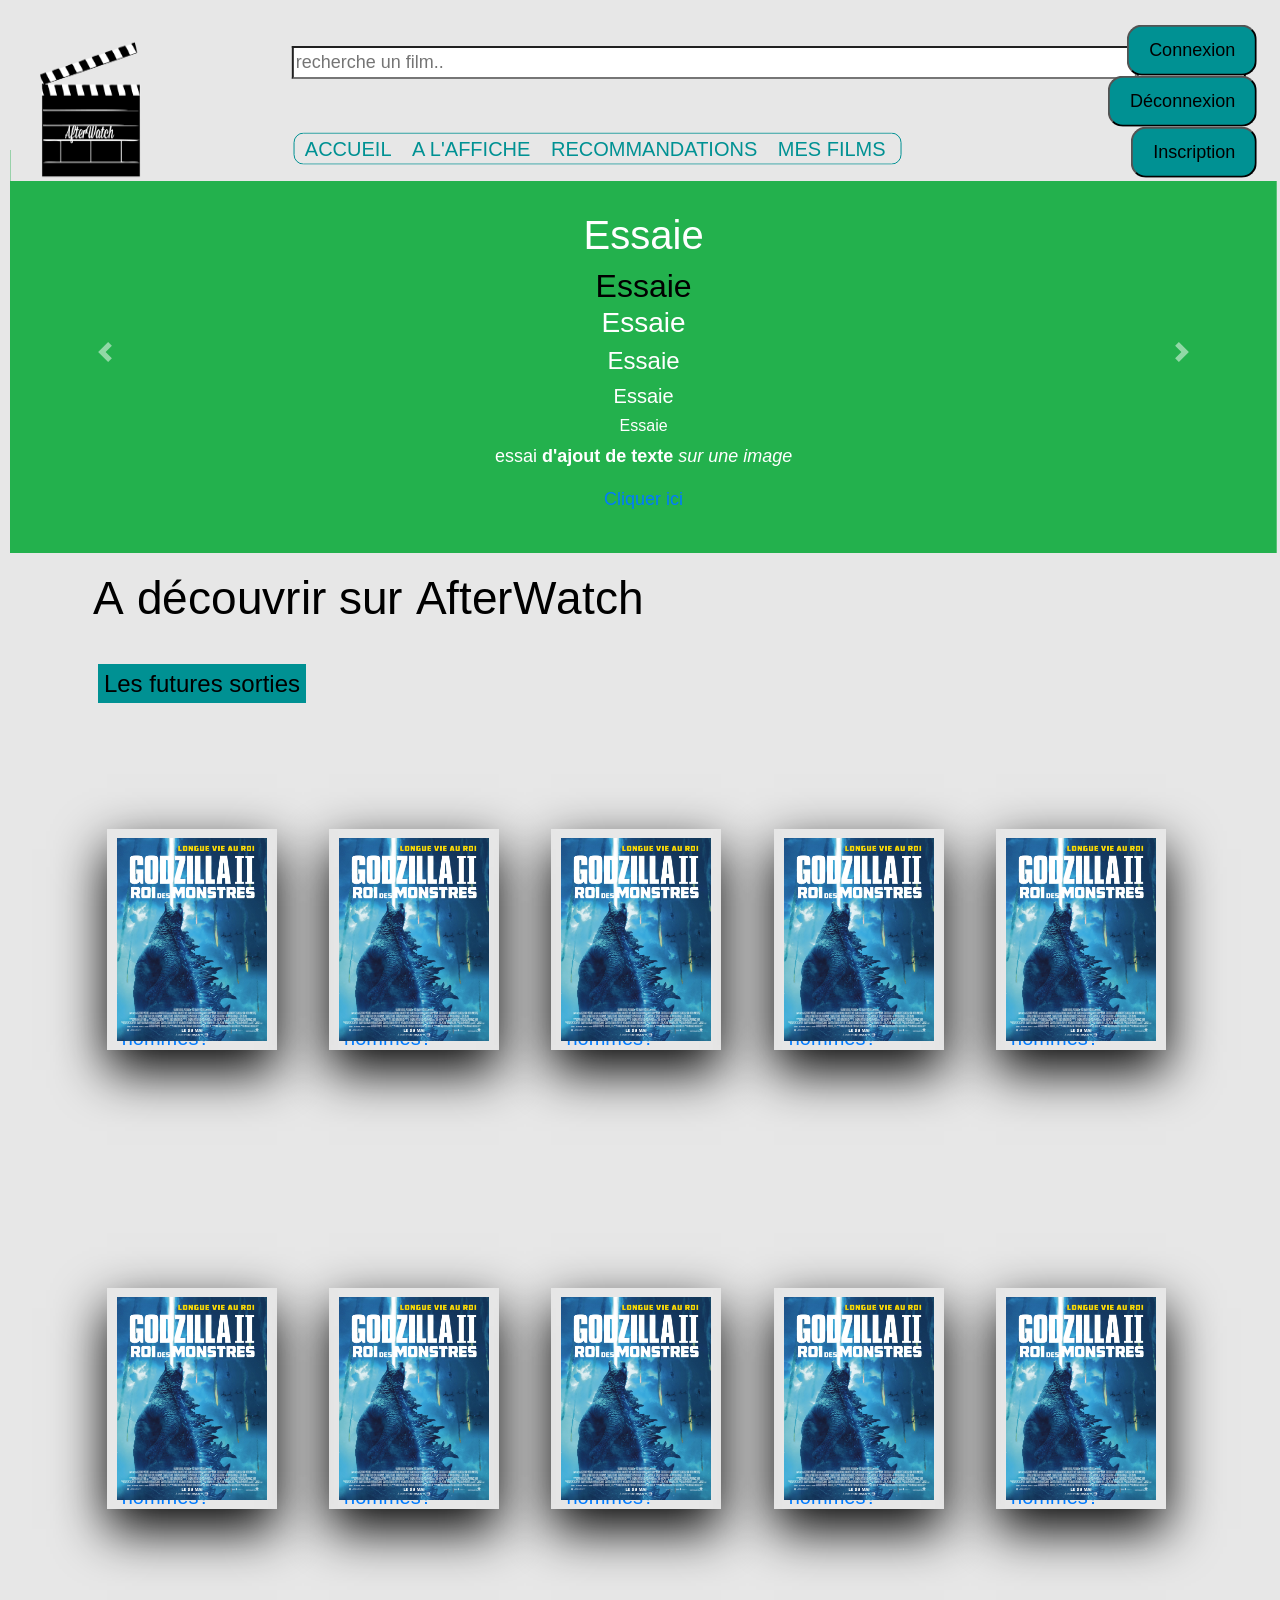
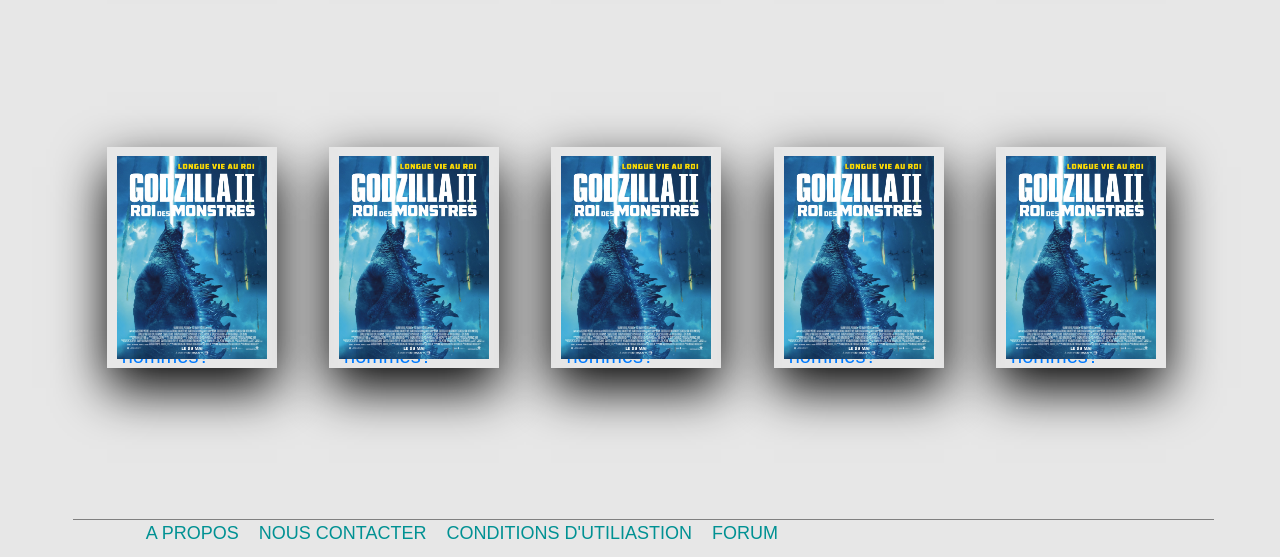
<file: links/index_futures_sorties.html>
<!DOCTYPE html>
<html lang="en">
<head>
    <meta charset="UTF-8">
    <meta name="viewport" content="width=device-width, initial-scale=1.0">
    <meta http-equiv="X-UA-Compatible" content="ie=edge">
    <title>A l'affiche</title>
    <link rel="stylesheet" href="https://stackpath.bootstrapcdn.com/bootstrap/4.4.1/css/bootstrap.min.css" integrity="sha384-Vkoo8x4CGsO3+Hhxv8T/Q5PaXtkKtu6ug5TOeNV6gBiFeWPGFN9MuhOf23Q9Ifjh" crossorigin="anonymous">
    <link rel="stylesheet" href="../css/Effethover.css">
    <link rel="stylesheet" href="../css/form.search.style.scss">
    <link rel="stylesheet" href="../css/index.css">
<style>    

/*!! insertion de SCSS*/
.split-character span {
    display: inline-block;
}

.title span > span {
   opacity: 0;
    animation: flipAnimation 0.5s cubic-bezier(0.95, 0.05, 0.795, 0.035) 3 forwards;
}

@keyframes flipAnimation {
    from {
        transform: scale(-1, 1);
        opacity: 0;
    }
    to {
        transform: scale(1, 1);
        opacity: 1;
    }
}
</style>  
</head>

<body>

<div class="wrapbody">
<div class="rep-contenu-h"></div>

<header class="fond-h">
<div class="contenu-h">
<a href="../index_accueil.html"><img class="logo-med logo" src="../img/afterwatch_logo.png"></img></a>

                        <div class="partie-h-b">

                            <div class="haut">
                            <div class="barre-recherche">
                            <div id="recherche-h">
                            <div class="recherche-auto-flex">   
                            <form class="search">
                            <input class="searchTerm" list="films" type="search" size="75%" id="site-search" autocomplete="on" placeholder="recherche un film.." aria-label="Search through site content" name="searchFilms">
                            <datalist id="films"></datalist>
                            <button class="searchButton">Rechercher</button>
                            </form>  
                        </div>
                        </div>
                        </div>
                            <div class="co-et-regist"><!--parties connexion et inscripton-->

                                <button class="registrer" type="button" data-rel="btn-connect"><a href="./form_co_js.html" target="_blank">Connexion</a></button>
                                <button class="registrer" type="button" data-rel="btn-connect"><a href="/" target="_blank">Déconnexion</a></button>
                                <button class="registrer" type="button" data-rel="btn-registrer"><a href="./form_inscr_js.html" target="_blank">Inscription</a></button>
                            </div>
                        
                        </div>

                        <div class="bas">
                            <nav class="barre-menus">
                                <div class="barre-menus-navig">
                                    <div class="navig-list">
                                        <ul class="navig-main">
                                            <li class="navig-main-item">
                                                <a href="../index_accueil.html">Accueil</a>
                                            </li>
                                            <li class="navig-main-item">
                                                <a href="./index_a_l_affiche.html">A l'affiche</a>
                                            </li>
                                            <li class="navig-main-item">
                                                <a href="index_recommancations.html">Recommandations</a>
                                            </li>
                                            <li class="navig-main-item">
                                                <a href="./index_mes_films.html">Mes films</a>
                                            </li>
                                        </ul>
                                    </div>
                                </div>
                            </nav>
                        </div>

                    </div>

                </div>
            </header>
            
            <div class="main-contenu">

                <div class="contenu-main">

                    <div id="xl-carousel" class="carousel slide" data-ride="carousel"> 
                        <div class="carousel-inner">
                        <div class="carousel-item active">
                            <img src="../img/01.jpg" class="d-block w-100" alt="...">
                            <div class="carousel-caption d-none d-md-block">
                                <h1>Essaie</h1>
                                <h2>Essaie</h2>
                                <h3>Essaie</h3>
                                <h4>Essaie</h4>
                                <h5>Essaie</h5>
                                <h6>Essaie</h6>
                                <p>essai <strong>d'ajout de texte</strong> <i>sur une image</i> </p>
                                <a href="/" target="_blank">Cliquer ici</a>
                            </div>
                        </div>
                        <div class="carousel-item">
                            <img src="../img/02.jpg" class="d-block w-100" alt="...">
                            <div class="carousel-caption d-none d-md-block">
                                <h5>Essaie</h5>
                                <p>essai d'ajout de texte sur une image</p>
                                <a href="/" target="_blank">Cliquer ici</a>
                            </div>
                        </div>
                        <div class="carousel-item">
                            <img src="../img/03.jpg" class="d-block w-100" alt="...">
                            <div class="carousel-caption d-none d-md-block">
                                <h5>Essaie</h5>
                                <p>essai d'ajout de texte sur une image</p>
                                <a href="/" target="_blank">Cliquer ici</a>
                            </div>
                        </div>
                        <div class="carousel-item">
                            <img src="../img/04.jpg" class="d-block w-100" alt="...">
                            <div class="carousel-caption d-none d-md-block">
                                <h5>Essaie</h5>
                                <p>essai d'ajout de texte sur une image</p>
                                <a href="/" target="_blank">Cliquer ici</a>
                            </div>
                        </div>
                        <div class="carousel-item">
                            <img src="../img/05.jpg" class="d-block w-100" alt="...">
                            <div class="carousel-caption d-none d-md-block">
                                <h5>Essaie</h5>
                                <p>essai d'ajout de texte sur une image</p>
                                <a href="/" target="_blank">Cliquer ici</a>
                            </div>
                        </div>
                        <div class="carousel-item">
                            <img src="../img/06.jpg" class="d-block w-100" alt="...">
                            <div class="carousel-caption d-none d-md-block">
                                <h5>Essaie</h5>
                                <p>essai d'ajout de texte sur une image</p>
                                <a href="/" target="_blank">Cliquer ici</a>
                            </div>
                        </div>
                        <div class="carousel-item">
                            <img src="../img/07.jpg" class="d-block w-100" alt="...">
                            <div class="carousel-caption d-none d-md-block">
                                <h5>Essaie</h5>
                                <p>essai d'ajout de texte sur une image</p>
                                <a href="/" target="_blank">Cliquer ici</a>
                            </div>
                        </div>
                        </div>
                        <a class="carousel-control-prev" href="#xl-carousel" role="button" data-slide="prev">
                        <span class="carousel-control-prev-icon" aria-hidden="true"></span>
                        <span class="sr-only">Previous</span>
                        </a>
                        <a class="carousel-control-next" href="#xl-carousel" role="button" data-slide="next">
                        <span class="carousel-control-next-icon" aria-hidden="true"></span>
                        <span class="sr-only">Next</span>
                        </a>
                    </div>
                
                    <div class="contenu-a-affiche">
                        <h1 class="title split-character intro-site">A découvrir sur AfterWatch</h1>
                    </div>
                    <div class="contenu-a-affiche">
                        <div id="contenu-a-affiche"></div>

                        <section>
                            <div class="section-film-vu">
                                <div class="film-a-affiche">
                                    <div class="a-affiche-resultats">
                                    
                            <h2 class="tout-voir-affiche">Les futures sorties</h2>
                                        
                                    </div>
                                </div>
    
                                <ul class="contenu-film-affiche">
                                    <li class="img-a-affiche">
                                        <a class="a-film film-a" href="#" data-rel="button"><div class="container">
                                            <div class="card">
                                                <div class="face face1">
                                                    <div class="content">
                                                      <img class="" data-rel="poster" alt="Affiche Godzilla II" src="../img/0199399.jpg.webp" width="150" height="204"/>
                                                    </div>
                                                </div>
                                                <div class="face face2">
                                                    <div class="content">    
                                                    <a href="./index_infos_film.html"><h5>Mais qu'est-ce que j'ai fait au bon Dieu pour avoir une femme qui boit dans les cafés avec les hommes?</h></a>
                                                    </div>
                                                </div>
                                                </div>
                                            </div>
                                        </a>
                                    </li>
                                    <li class="img-a-affiche">
                                        <a class="a-film film-a" href="#" data-rel="button"><div class="container">
                                            <div class="card">
                                                <div class="face face1">
                                                    <div class="content">
                                                      <img class="" data-rel="poster" alt="Affiche Godzilla II" src="../img/0199399.jpg.webp" width="150" height="204"/>
                                                    </div>
                                                </div>
                                                <div class="face face2">
                                                    <div class="content">    
                                                    <a href="./index_infos_film.html"><h5>Mais qu'est-ce que j'ai fait au bon Dieu pour avoir une femme qui boit dans les cafés avec les hommes?</h></a>
                                                    </div>
                                                </div>
                                                </div>
                                            </div>
                                        </a>
                                    </li>
                                    <li class="img-a-affiche">
                                        <a class="a-film film-a" href="#" data-rel="button"><div class="container">
                                            <div class="card">
                                                <div class="face face1">
                                                    <div class="content">
                                                      <img class="" data-rel="poster" alt="Affiche Godzilla II" src="../img/0199399.jpg.webp" width="150" height="204"/>
                                                    </div>
                                                </div>
                                                <div class="face face2">
                                                    <div class="content">    
                                                    <a href="./index_infos_film.html"><h5>Mais qu'est-ce que j'ai fait au bon Dieu pour avoir une femme qui boit dans les cafés avec les hommes?</h></a>
                                                    </div>
                                                </div>
                                                </div>
                                            </div>
                                        </a>
                                    </li>
                                    <li class="img-a-affiche">
                                        <a class="a-film film-a" href="#" data-rel="button"><div class="container">
                                            <div class="card">
                                                <div class="face face1">
                                                    <div class="content">
                                                      <img class="" data-rel="poster" alt="Affiche Godzilla II" src="../img/0199399.jpg.webp" width="150" height="204"/>
                                                    </div>
                                                </div>
                                                <div class="face face2">
                                                    <div class="content">    
                                                    <a href="./index_infos_film.html"><h5>Mais qu'est-ce que j'ai fait au bon Dieu pour avoir une femme qui boit dans les cafés avec les hommes?</h></a>
                                                    </div>
                                                </div>
                                                </div>
                                            </div>
                                        </a>
                                    </li>
                                    <li class="img-a-affiche">
                                        <a class="a-film film-a" href="#" data-rel="button"><div class="container">
                                            <div class="card">
                                                <div class="face face1">
                                                    <div class="content">
                                                      <img class="" data-rel="poster" alt="Affiche Godzilla II" src="../img/0199399.jpg.webp" width="150" height="204"/>
                                                    </div>
                                                </div>
                                                <div class="face face2">
                                                    <div class="content">    
                                                    <a href="./index_infos_film.html"><h5>Mais qu'est-ce que j'ai fait au bon Dieu pour avoir une femme qui boit dans les cafés avec les hommes?</h></a>
                                                    </div>
                                                </div>
                                                </div>
                                            </div>
                                        </a>
                                    </li> 
                                </ul>

                                <ul class="contenu-film-affiche">
                                    <li class="img-a-affiche">
                                        <a class="a-film film-a" href="#" data-rel="button"><div class="container">
                                            <div class="card">
                                                <div class="face face1">
                                                    <div class="content">
                                                      <img class="" data-rel="poster" alt="Affiche Godzilla II" src="../img/0199399.jpg.webp" width="150" height="204"/>
                                                    </div>
                                                </div>
                                                <div class="face face2">
                                                    <div class="content">    
                                                    <a href="./index_infos_film.html"><h5>Mais qu'est-ce que j'ai fait au bon Dieu pour avoir une femme qui boit dans les cafés avec les hommes?</h></a>
                                                    </div>
                                                </div>
                                                </div>
                                            </div>
                                        </a>
                                    </li>
                                    <li class="img-a-affiche">
                                        <a class="a-film film-a" href="#" data-rel="button"><div class="container">
                                            <div class="card">
                                                <div class="face face1">
                                                    <div class="content">
                                                      <img class="" data-rel="poster" alt="Affiche Godzilla II" src="../img/0199399.jpg.webp" width="150" height="204"/>
                                                    </div>
                                                </div>
                                                <div class="face face2">
                                                    <div class="content">    
                                                    <a href="./index_infos_film.html"><h5>Mais qu'est-ce que j'ai fait au bon Dieu pour avoir une femme qui boit dans les cafés avec les hommes?</h></a>
                                                    </div>
                                                </div>
                                                </div>
                                            </div>
                                        </a>
                                    </li>
                                    <li class="img-a-affiche">
                                        <a class="a-film film-a" href="#" data-rel="button"><div class="container">
                                            <div class="card">
                                                <div class="face face1">
                                                    <div class="content">
                                                      <img class="" data-rel="poster" alt="Affiche Godzilla II" src="../img/0199399.jpg.webp" width="150" height="204"/>
                                                    </div>
                                                </div>
                                                <div class="face face2">
                                                    <div class="content">    
                                                    <a href="./index_infos_film.html"><h5>Mais qu'est-ce que j'ai fait au bon Dieu pour avoir une femme qui boit dans les cafés avec les hommes?</h></a>
                                                    </div>
                                                </div>
                                                </div>
                                            </div>
                                        </a>
                                    </li>
                                    <li class="img-a-affiche">
                                        <a class="a-film film-a" href="#" data-rel="button"><div class="container">
                                            <div class="card">
                                                <div class="face face1">
                                                    <div class="content">
                                                      <img class="" data-rel="poster" alt="Affiche Godzilla II" src="../img/0199399.jpg.webp" width="150" height="204"/>
                                                    </div>
                                                </div>
                                                <div class="face face2">
                                                    <div class="content">    
                                                    <a href="./index_infos_film.html"><h5>Mais qu'est-ce que j'ai fait au bon Dieu pour avoir une femme qui boit dans les cafés avec les hommes?</h></a>
                                                    </div>
                                                </div>
                                                </div>
                                            </div>
                                        </a>
                                    </li>
                                    <li class="img-a-affiche">
                                        <a class="a-film film-a" href="#" data-rel="button"><div class="container">
                                            <div class="card">
                                                <div class="face face1">
                                                    <div class="content">
                                                      <img class="" data-rel="poster" alt="Affiche Godzilla II" src="../img/0199399.jpg.webp" width="150" height="204"/>
                                                    </div>
                                                </div>
                                                <div class="face face2">
                                                    <div class="content">    
                                                    <a href="./index_infos_film.html"><h5>Mais qu'est-ce que j'ai fait au bon Dieu pour avoir une femme qui boit dans les cafés avec les hommes?</h></a>
                                                    </div>
                                                </div>
                                                </div>
                                            </div>
                                        </a>
                                    </li> 
                                </ul>

                                <ul class="contenu-film-affiche">
                                    <li class="img-a-affiche">
                                        <a class="a-film film-a" href="#" data-rel="button"><div class="container">
                                            <div class="card">
                                                <div class="face face1">
                                                    <div class="content">
                                                      <img class="" data-rel="poster" alt="Affiche Godzilla II" src="../img/0199399.jpg.webp" width="150" height="204"/>
                                                    </div>
                                                </div>
                                                <div class="face face2">
                                                    <div class="content">    
                                                    <a href="./index_infos_film.html"><h5>Mais qu'est-ce que j'ai fait au bon Dieu pour avoir une femme qui boit dans les cafés avec les hommes?</h></a>
                                                    </div>
                                                </div>
                                                </div>
                                            </div>
                                        </a>
                                    </li>
                                    <li class="img-a-affiche">
                                        <a class="a-film film-a" href="#" data-rel="button"><div class="container">
                                            <div class="card">
                                                <div class="face face1">
                                                    <div class="content">
                                                      <img class="" data-rel="poster" alt="Affiche Godzilla II" src="../img/0199399.jpg.webp" width="150" height="204"/>
                                                    </div>
                                                </div>
                                                <div class="face face2">
                                                    <div class="content">    
                                                    <a href="./index_infos_film.html"><h5>Mais qu'est-ce que j'ai fait au bon Dieu pour avoir une femme qui boit dans les cafés avec les hommes?</h></a>
                                                    </div>
                                                </div>
                                                </div>
                                            </div>
                                        </a>
                                    </li>
                                    <li class="img-a-affiche">
                                        <a class="a-film film-a" href="#" data-rel="button"><div class="container">
                                            <div class="card">
                                                <div class="face face1">
                                                    <div class="content">
                                                      <img class="" data-rel="poster" alt="Affiche Godzilla II" src="../img/0199399.jpg.webp" width="150" height="204"/>
                                                    </div>
                                                </div>
                                                <div class="face face2">
                                                    <div class="content">    
                                                    <a href="./index_infos_film.html"><h5>Mais qu'est-ce que j'ai fait au bon Dieu pour avoir une femme qui boit dans les cafés avec les hommes?</h></a>
                                                    </div>
                                                </div>
                                                </div>
                                            </div>
                                        </a>
                                    </li>
                                    <li class="img-a-affiche">
                                        <a class="a-film film-a" href="#" data-rel="button"><div class="container">
                                            <div class="card">
                                                <div class="face face1">
                                                    <div class="content">
                                                      <img class="" data-rel="poster" alt="Affiche Godzilla II" src="../img/0199399.jpg.webp" width="150" height="204"/>
                                                    </div>
                                                </div>
                                                <div class="face face2">
                                                    <div class="content">    
                                                    <a href="./index_infos_film.html"><h5>Mais qu'est-ce que j'ai fait au bon Dieu pour avoir une femme qui boit dans les cafés avec les hommes?</h></a>
                                                    </div>
                                                </div>
                                                </div>
                                            </div>
                                        </a>
                                    </li>
                                    <li class="img-a-affiche">
                                        <a class="a-film film-a" href="#" data-rel="button"><div class="container">
                                            <div class="card">
                                                <div class="face face1">
                                                    <div class="content">
                                                      <img class="" data-rel="poster" alt="Affiche Godzilla II" src="../img/0199399.jpg.webp" width="150" height="204"/>
                                                    </div>
                                                </div>
                                                <div class="face face2">
                                                    <div class="content">    
                                                    <a href="./index_infos_film.html"><h5>Mais qu'est-ce que j'ai fait au bon Dieu pour avoir une femme qui boit dans les cafés avec les hommes?</h></a>
                                                    </div>
                                                </div>
                                                </div>
                                            </div>
                                        </a>
                                    </li> 
                                </ul>
                            </div>
                        </section>

                    </div>
                </div>
            </div>
    
        <footer>
                <div id="contener_footer">

                    <div class="navig-list-footer">
                        <ul class="navig-footer">
                            <li class="navig-main-item">
                                <a href="/">A propos</a>
                            </li>
                            <li class="navig-main-item">
                                <a href="./form_contact_js.html">Nous contacter</a>
                            </li>
                            <li class="navig-main-item">
                                <a href="/">Conditions d'utiliastion</a>
                            </li>
                            <li class="navig-main-item">
                                <a href="/">Forum</a>
                            </li>
                        </ul>
                    </div>
                </div>
        </footer>
    </div>   
    <script src="https://code.jquery.com/jquery-3.4.1.slim.min.js" integrity="sha384-J6qa4849blE2+poT4WnyKhv5vZF5SrPo0iEjwBvKU7imGFAV0wwj1yYfoRSJoZ+n" crossorigin="anonymous"></script>
    <script src="https://cdn.jsdelivr.net/npm/popper.js@1.16.0/dist/umd/popper.min.js" integrity="sha384-Q6E9RHvbIyZFJoft+2mJbHaEWldlvI9IOYy5n3zV9zzTtmI3UksdQRVvoxMfooAo" crossorigin="anonymous"></script>
    <script src="https://stackpath.bootstrapcdn.com/bootstrap/4.4.1/js/bootstrap.min.js" integrity="sha384-wfSDF2E50Y2D1uUdj0O3uMBJnjuUD4Ih7YwaYd1iqfktj0Uod8GCExl3Og8ifwB6" crossorigin="anonymous"></script>
    <script src="./js/form.search.js" type="script"></script>

    <script>
        (function() {
          var elements, newContent = "";
          elements = document.getElementsByClassName('split-character'); 
          for (var element = 0; element < elements.length; ++element) { 
            newContent += "<span>"
            for (var character = 0; character < elements[element].innerText.length; character++) {
              if (elements[element].innerText[character] !== " ") { 
                newContent += "<span style='animation-delay: "+ 0.035*character + "s'>"+ elements[element].innerText[character] +"</span>";
              }
              else { 
                newContent += "</span> <span>";
              }
            }
            newContent += "</span>"
            elements[element].innerHTML = newContent; 
            newContent = ""; 
          }
        })(); 
        </script>
</body>
</html>
</file>
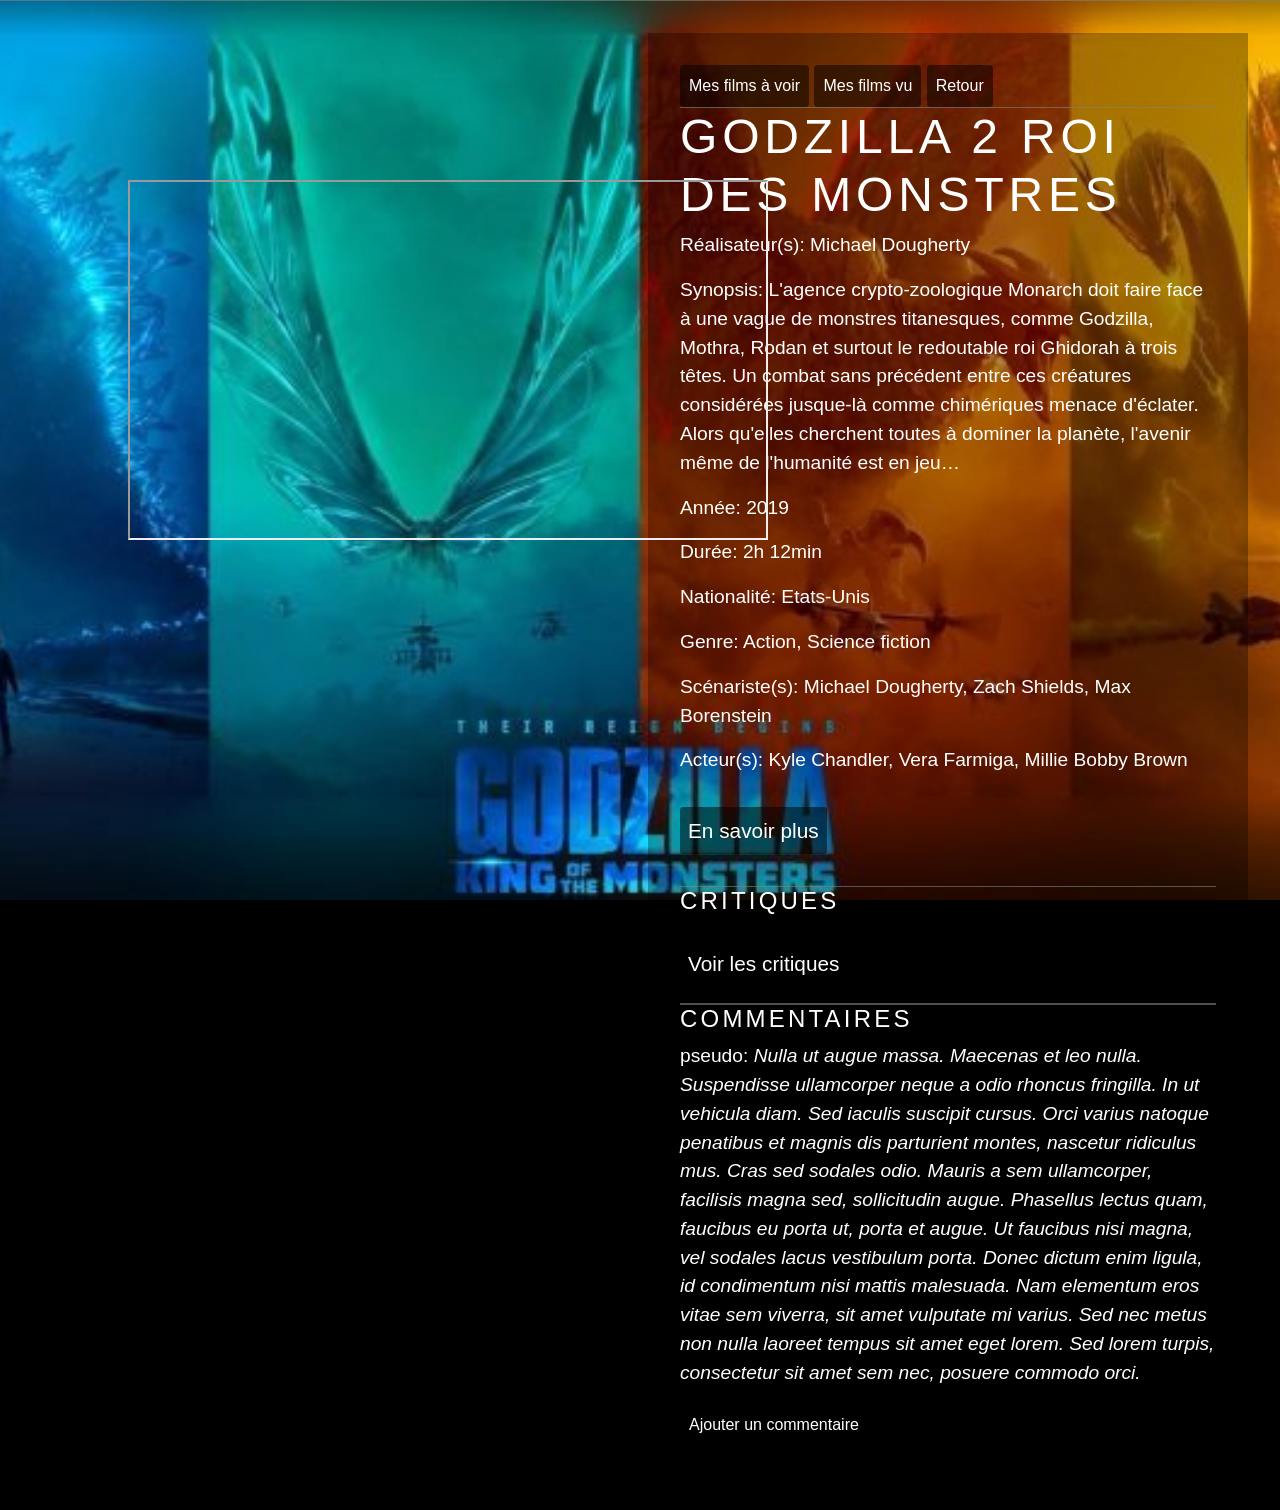
<file: links/index_infos_film.html>
<!DOCTYPE html>
<html lang="fr">
<head>
    <meta charset="UTF-8">
    <meta name="viewport" content="width=device-width, initial-scale=1.0">
    <meta http-equiv="X-UA-Compatible" content="ie=edge">
    <title>Informations Film</title>
    <link rel="stylesheet" href="https://stackpath.bootstrapcdn.com/bootstrap/4.4.1/css/bootstrap.min.css" integrity="sha384-Vkoo8x4CGsO3+Hhxv8T/Q5PaXtkKtu6ug5TOeNV6gBiFeWPGFN9MuhOf23Q9Ifjh" crossorigin="anonymous">

<style>
body 
{
    margin: 0;
    background: #000;
    max-height: 100%; 
}
video 
{ 
    position: fixed;
    top: 50%;
    left: 50%;
    min-width: 100%;
    min-height: 100%;
    width: auto;
    height: auto;
    z-index: -100;
    transform: translateX(-50%) translateY(-50%);
    background: url('') no-repeat;
    background-size: cover;
    transition: 1s opacity;
}

#films 
{ 
    font-weight:100; 
    background: rgba(0,0,0,0.3);
    color: white;
    padding: 2rem;
    width: 600px;
    margin:2rem;
    float: right;
    font-size: 1.2rem;
    max-height: 100%;
}
h1 {
  font-size: 3rem;
  text-transform: uppercase;
  margin-top: 0;
  letter-spacing: .3rem;
}
h2
{
    font-size: 1.5rem;
    text-transform: uppercase;
    margin-top: 0;
    letter-spacing: .2rem;
    
}
a
{
  max-width: max-content;
}
section
{
    border-top: 1px solid #8080809d;
}

.flexbutton
{
    margin: auto;
    display: flex;
    justify-content: space-between; 
}
#films button, a
{ 
  display: block;
  width: 100%;
  padding: .4rem;
  border: none; 
  margin: 1rem auto; 
  font-size: 1.3rem;
  background: rgba(255,255,255,0.23);
  color: #fff;
  border-radius: 3px; 
  cursor: pointer;
  transition: .3s background;
}
#films button:hover { 
   background: rgba(0,0,0,0.5);
}

.btn, a
{
  display: inline-block;
  color: #fff;
  text-decoration: none;
  background:rgba(0,0,0,0.5);
  padding: .5rem;
  transition: .6s background; 
}
a:hover{
  background:rgba(0,0,0,0.9);
}
.b-annonce
{
    float: left;
    position: fixed;
    top: 20%;
    left: 10%;
}
iframe
{
    width:640px; 
    height:360px;
}
@media screen and (max-width: 500px) { 
  div{width:70%;} 
}
@media screen and (max-device-width: 800px) {
  html { background: url('') #000 no-repeat center center fixed; }
  #bgvid { display: none; }
}

</style>
</head>

<body>
    
<section>
<video poster="../img/godzi2.jpg" id="bgvid" playsinline autoplay muted loop>
</section>

<div class="b-annonce">
    <iframe src='http://player.allocine.fr/19583604.html' style='width:640px; height:360px' ></iframe>   
</div>

<div id="films">
<div class="flexbutton">
        <div class="button">
          <form>
            <input class="film_a_voir button btn" src="/" type="button" value="Mes films à voir">
            <input class="film_vu button btn" src="/" type="button" value="Mes films vu">
            <input class="button btn flexbutton" type="button" value="Retour" onclick="history.go(-1)">
          </form>
        </div>
</div> 


<section class="infos">
<h1>Godzilla 2 Roi des monstres</h1>
<article>
  <p><strong>Réalisateur(s):</strong> Michael Dougherty</p>
  <p><strong>Synopsis: </strong>L'agence crypto-zoologique Monarch doit faire face à une vague de monstres titanesques, comme Godzilla, 
      Mothra, Rodan et surtout le redoutable roi Ghidorah à trois têtes. 
      Un combat sans précédent entre ces créatures considérées jusque-là comme chimériques menace d'éclater. 
      Alors qu'elles cherchent toutes à dominer la planète, l'avenir même de l'humanité est en jeu… 
  </p>
<p><strong>Année: </strong> 2019</p>
<p><strong>Durée:</strong> 2h 12min </p>
<p><strong>Nationalité:</strong> Etats-Unis</p>
<p><strong>Genre:</strong> Action, Science fiction</p>        
<p><strong>Scénariste(s):</strong> Michael Dougherty, Zach Shields, Max Borenstein</p>
<p><strong>Acteur(s):</strong> Kyle Chandler, Vera Farmiga, Millie Bobby Brown</p>
<p><a href="http://www.allocine.fr/film/fichefilm_gen_cfilm=228997.html" target="_blank">En savoir plus</a> </p> 
</article>
</section>

<section class="critique">
    <h2>Critiques</h2>
    <div class="button">
        <a class="a-voir" href="#" target="_blank">Voir les critiques</a>
    </div>

</section>

<section>

</section>

<section>
    <h2>Commentaires</h2>
    <p><strong>pseudo: </strong> 
    <i> Nulla ut augue massa. Maecenas et leo nulla. Suspendisse ullamcorper neque a odio rhoncus fringilla. In ut vehicula diam. 
        Sed iaculis suscipit cursus. Orci varius natoque penatibus et magnis dis parturient montes, nascetur ridiculus mus. Cras sed sodales odio. 
        Mauris a sem ullamcorper, facilisis magna sed, sollicitudin augue. Phasellus lectus quam, faucibus eu porta ut, porta et augue. Ut faucibus nisi magna, 
        vel sodales lacus vestibulum porta. Donec dictum enim ligula, id condimentum nisi mattis malesuada. Nam elementum eros vitae sem viverra, sit amet vulputate mi varius. 
        Sed nec metus non nulla laoreet tempus sit amet eget lorem. Sed lorem turpis, 
        consectetur sit amet sem nec, posuere commodo orci. </i>
    </p>

    <div class="button">
      <form>
        <input class="Add button btn" type="button" value="Ajouter un commentaire">
      </form>
    </div>
</section>
</div>

</body>

    <script src="https://code.jquery.com/jquery-3.4.1.slim.min.js" integrity="sha384-J6qa4849blE2+poT4WnyKhv5vZF5SrPo0iEjwBvKU7imGFAV0wwj1yYfoRSJoZ+n" crossorigin="anonymous"></script>
    <script src="https://cdn.jsdelivr.net/npm/popper.js@1.16.0/dist/umd/popper.min.js" integrity="sha384-Q6E9RHvbIyZFJoft+2mJbHaEWldlvI9IOYy5n3zV9zzTtmI3UksdQRVvoxMfooAo" crossorigin="anonymous"></script>
    <script src="https://stackpath.bootstrapcdn.com/bootstrap/4.4.1/js/bootstrap.min.js" integrity="sha384-wfSDF2E50Y2D1uUdj0O3uMBJnjuUD4Ih7YwaYd1iqfktj0Uod8GCExl3Og8ifwB6" crossorigin="anonymous"></script>
    
</body>
</html>
</file>
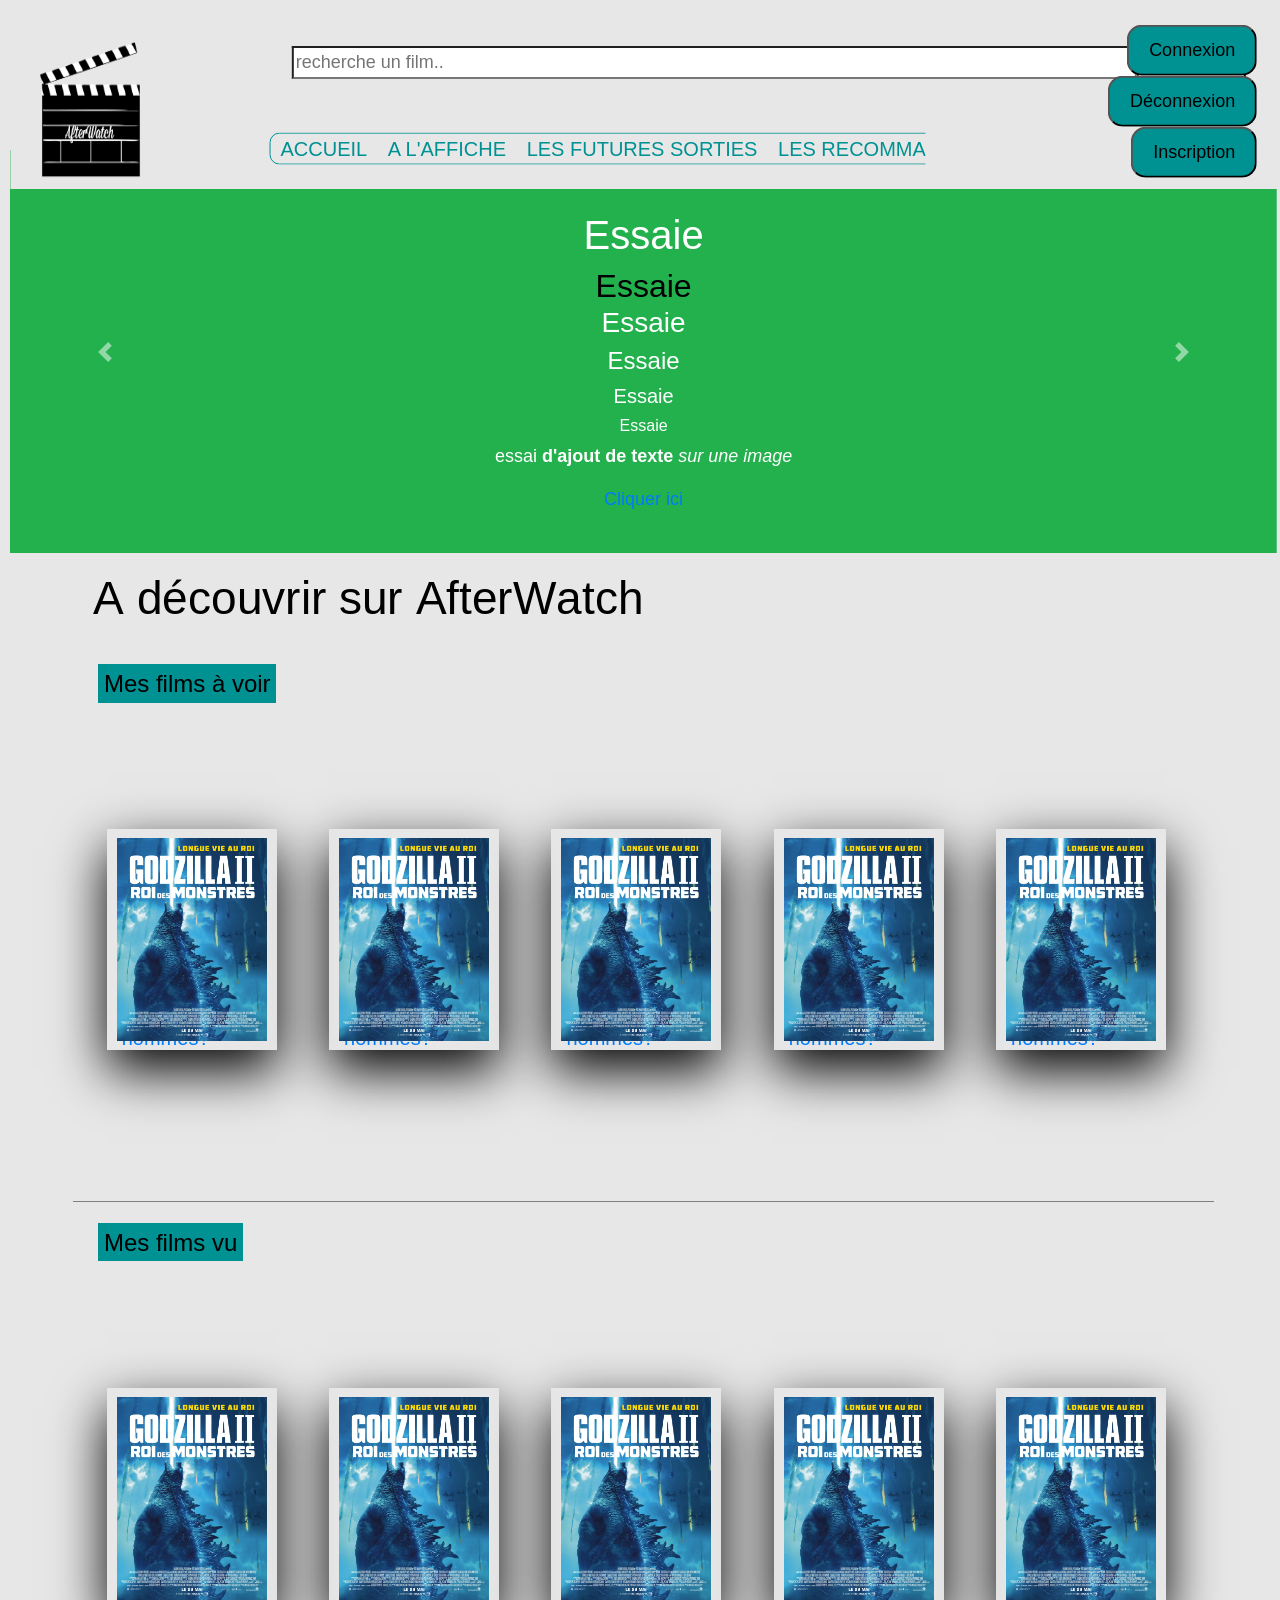
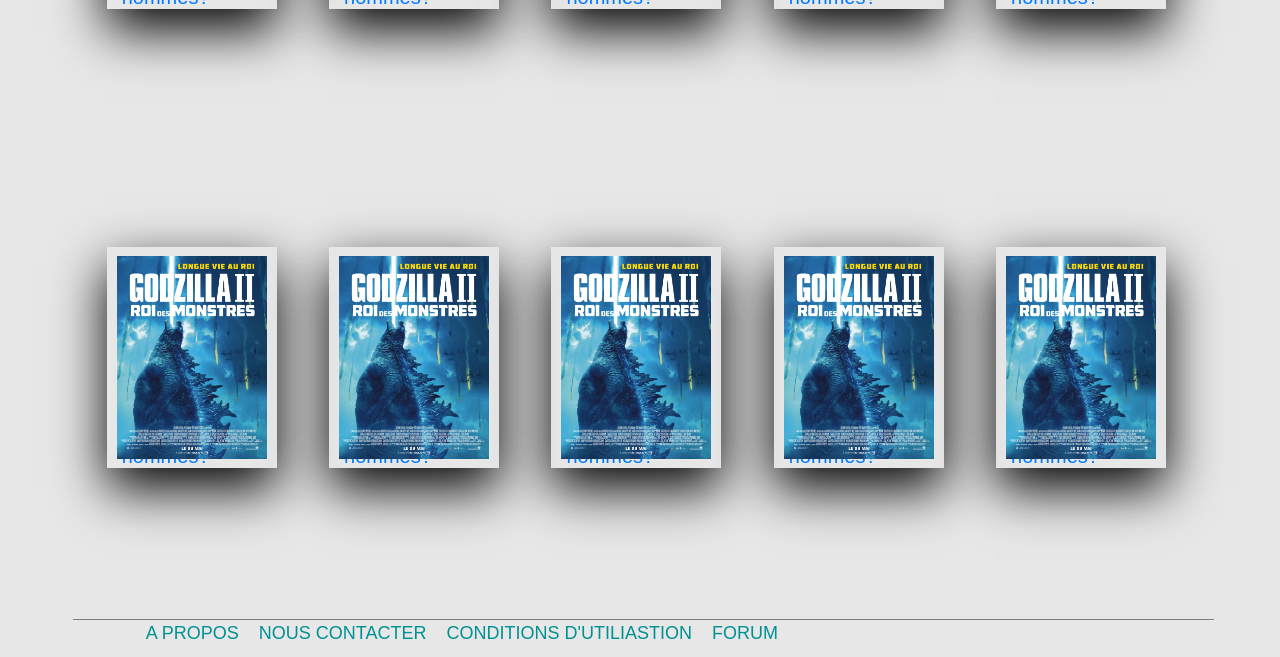
<file: links/index_mes_films.html>
<!DOCTYPE html>
<html lang="en">
<head>
    <meta charset="UTF-8">
    <meta name="viewport" content="width=device-width, initial-scale=1.0">
    <meta http-equiv="X-UA-Compatible" content="ie=edge">
    <title>Les recommandations</title>
    <link rel="stylesheet" href="https://stackpath.bootstrapcdn.com/bootstrap/4.4.1/css/bootstrap.min.css" integrity="sha384-Vkoo8x4CGsO3+Hhxv8T/Q5PaXtkKtu6ug5TOeNV6gBiFeWPGFN9MuhOf23Q9Ifjh" crossorigin="anonymous">
    <link rel="stylesheet" href="../css/Effethover.css">
    <link rel="stylesheet" href="../css/form.search.style.scss">
    <link rel="stylesheet" href="../css/index.css">
<style>    

/*!! insertion de SCSS*/
.split-character span {
    display: inline-block;
}

.title span > span {
   opacity: 0;
    animation: flipAnimation 0.5s cubic-bezier(0.95, 0.05, 0.795, 0.035) 3 forwards;
}

@keyframes flipAnimation {
    from {
        transform: scale(-1, 1);
        opacity: 0;
    }
    to {
        transform: scale(1, 1);
        opacity: 1;
    }
}
</style>  
</head>

<body>

<div class="wrapbody">
<div class="rep-contenu-h"></div>

<header class="fond-h">
<div class="contenu-h">
<a href="../index_accueil.html"><img class="logo-med logo" src="../img/afterwatch_logo.png"></img></a>

                        <div class="partie-h-b">

                            <div class="haut">
                            <div class="barre-recherche">
                            <div id="recherche-h">
                            <div class="recherche-auto-flex">   
                            <form class="search">
                            <input class="searchTerm" list="films" type="search" size="75%" id="site-search" autocomplete="on" placeholder="recherche un film.." aria-label="Search through site content" name="searchFilms">
                            <datalist id="films"></datalist>
                            <button class="searchButton">Rechercher</button>
                            </form>  
                        </div>
                        </div>
                        </div>
                            <div class="co-et-regist"><!--parties connexion et inscripton-->

                                <button class="registrer" type="button" data-rel="btn-connect"><a href="./form_co_js.html" target="_blank">Connexion</a></button>
                                <button class="registrer" type="button" data-rel="btn-connect"><a href="/" target="_blank">Déconnexion</a></button>
                                <button class="registrer" type="button" data-rel="btn-registrer"><a href="./form_inscr_js.html" target="_blank">Inscription</a></button>
                            </div>
                        
                        </div>

                        <div class="bas">
                            <nav class="barre-menus">
                                <div class="barre-menus-navig">
                                    <div class="navig-list">
                                        <ul class="navig-main">
                                            <li class="navig-main-item">
                                                <a href="../index_accueil.html">Accueil</a>
                                            </li>
                                            <li class="navig-main-item">
                                                <a href="./index_a_l_affiche.html">A l'affiche</a>
                                            </li>
                                            <li class="navig-main-item">
                                                <a href="./index_futures_sorties.html">Les futures sorties</a>
                                            </li>
                                            <li class="navig-main-item">
                                                <a href="./index_recommancations.html">Les recommandations</a>
                                            </li>
                                        </ul>
                                    </div>
                                </div>
                            </nav>
                        </div>

                    </div>

                </div>
            </header>
            
            <div class="main-contenu">

                <div class="contenu-main">

                    <div id="xl-carousel" class="carousel slide" data-ride="carousel"> 
                        <div class="carousel-inner">
                        <div class="carousel-item active">
                            <img src="../img/01.jpg" class="d-block w-100" alt="...">
                            <div class="carousel-caption d-none d-md-block">
                                <h1>Essaie</h1>
                                <h2>Essaie</h2>
                                <h3>Essaie</h3>
                                <h4>Essaie</h4>
                                <h5>Essaie</h5>
                                <h6>Essaie</h6>
                                <p>essai <strong>d'ajout de texte</strong> <i>sur une image</i> </p>
                                <a href="/" target="_blank">Cliquer ici</a>
                            </div>
                        </div>
                        <div class="carousel-item">
                            <img src="../img/02.jpg" class="d-block w-100" alt="...">
                            <div class="carousel-caption d-none d-md-block">
                                <h5>Essaie</h5>
                                <p>essai d'ajout de texte sur une image</p>
                                <a href="/" target="_blank">Cliquer ici</a>
                            </div>
                        </div>
                        <div class="carousel-item">
                            <img src="../img/03.jpg" class="d-block w-100" alt="...">
                            <div class="carousel-caption d-none d-md-block">
                                <h5>Essaie</h5>
                                <p>essai d'ajout de texte sur une image</p>
                                <a href="/" target="_blank">Cliquer ici</a>
                            </div>
                        </div>
                        <div class="carousel-item">
                            <img src="../img/04.jpg" class="d-block w-100" alt="...">
                            <div class="carousel-caption d-none d-md-block">
                                <h5>Essaie</h5>
                                <p>essai d'ajout de texte sur une image</p>
                                <a href="/" target="_blank">Cliquer ici</a>
                            </div>
                        </div>
                        <div class="carousel-item">
                            <img src="../img/05.jpg" class="d-block w-100" alt="...">
                            <div class="carousel-caption d-none d-md-block">
                                <h5>Essaie</h5>
                                <p>essai d'ajout de texte sur une image</p>
                                <a href="/" target="_blank">Cliquer ici</a>
                            </div>
                        </div>
                        <div class="carousel-item">
                            <img src="../img/06.jpg" class="d-block w-100" alt="...">
                            <div class="carousel-caption d-none d-md-block">
                                <h5>Essaie</h5>
                                <p>essai d'ajout de texte sur une image</p>
                                <a href="/" target="_blank">Cliquer ici</a>
                            </div>
                        </div>
                        <div class="carousel-item">
                            <img src="../img/07.jpg" class="d-block w-100" alt="...">
                            <div class="carousel-caption d-none d-md-block">
                                <h5>Essaie</h5>
                                <p>essai d'ajout de texte sur une image</p>
                                <a href="/" target="_blank">Cliquer ici</a>
                            </div>
                        </div>
                        </div>
                        <a class="carousel-control-prev" href="#xl-carousel" role="button" data-slide="prev">
                        <span class="carousel-control-prev-icon" aria-hidden="true"></span>
                        <span class="sr-only">Previous</span>
                        </a>
                        <a class="carousel-control-next" href="#xl-carousel" role="button" data-slide="next">
                        <span class="carousel-control-next-icon" aria-hidden="true"></span>
                        <span class="sr-only">Next</span>
                        </a>
                    </div>
                
                    <div class="contenu-a-affiche">
                        <h1 class="title split-character intro-site">A découvrir sur AfterWatch</h1>
                    </div>
                    <div class="contenu-a-affiche">
                        <div id="contenu-a-affiche"></div>

                        <section>
                            <div class="section-film-vu">
                                <div class="film-a-affiche">
                                    <div class="a-affiche-resultats">
                                    
                            <h2 class="tout-voir-affiche">Mes films à voir</h2>
                                        
                                    </div>
                                </div>
    
                                <ul class="contenu-film-affiche">
                                    <li class="img-a-affiche">
                                        <a class="a-film film-a" href="#" data-rel="button"><div class="container">
                                            <div class="card">
                                                <div class="face face1">
                                                    <div class="content">
                                                      <img class="" data-rel="poster" alt="Affiche Godzilla II" src="../img/0199399.jpg.webp" width="150" height="204"/>
                                                    </div>
                                                </div>
                                                <div class="face face2">
                                                    <div class="content">    
                                                    <a href="./index_infos_film.html"><h5>Mais qu'est-ce que j'ai fait au bon Dieu pour avoir une femme qui boit dans les cafés avec les hommes?</h></a>
                                                    </div>
                                                </div>
                                                </div>
                                            </div>
                                        </a>
                                    </li>
                                    <li class="img-a-affiche">
                                        <a class="a-film film-a" href="#" data-rel="button"><div class="container">
                                            <div class="card">
                                                <div class="face face1">
                                                    <div class="content">
                                                      <img class="" data-rel="poster" alt="Affiche Godzilla II" src="../img/0199399.jpg.webp" width="150" height="204"/>
                                                    </div>
                                                </div>
                                                <div class="face face2">
                                                    <div class="content">    
                                                    <a href="./index_infos_film.html"><h5>Mais qu'est-ce que j'ai fait au bon Dieu pour avoir une femme qui boit dans les cafés avec les hommes?</h></a>
                                                    </div>
                                                </div>
                                                </div>
                                            </div>
                                        </a>
                                    </li>
                                    <li class="img-a-affiche">
                                        <a class="a-film film-a" href="#" data-rel="button"><div class="container">
                                            <div class="card">
                                                <div class="face face1">
                                                    <div class="content">
                                                      <img class="" data-rel="poster" alt="Affiche Godzilla II" src="../img/0199399.jpg.webp" width="150" height="204"/>
                                                    </div>
                                                </div>
                                                <div class="face face2">
                                                    <div class="content">    
                                                    <a href="./index_infos_film.html"><h5>Mais qu'est-ce que j'ai fait au bon Dieu pour avoir une femme qui boit dans les cafés avec les hommes?</h></a>
                                                    </div>
                                                </div>
                                                </div>
                                            </div>
                                        </a>
                                    </li>
                                    <li class="img-a-affiche">
                                        <a class="a-film film-a" href="#" data-rel="button"><div class="container">
                                            <div class="card">
                                                <div class="face face1">
                                                    <div class="content">
                                                      <img class="" data-rel="poster" alt="Affiche Godzilla II" src="../img/0199399.jpg.webp" width="150" height="204"/>
                                                    </div>
                                                </div>
                                                <div class="face face2">
                                                    <div class="content">    
                                                    <a href="./index_infos_film.html"><h5>Mais qu'est-ce que j'ai fait au bon Dieu pour avoir une femme qui boit dans les cafés avec les hommes?</h></a>
                                                    </div>
                                                </div>
                                                </div>
                                            </div>
                                        </a>
                                    </li>
                                    <li class="img-a-affiche">
                                        <a class="a-film film-a" href="#" data-rel="button"><div class="container">
                                            <div class="card">
                                                <div class="face face1">
                                                    <div class="content">
                                                      <img class="" data-rel="poster" alt="Affiche Godzilla II" src="../img/0199399.jpg.webp" width="150" height="204"/>
                                                    </div>
                                                </div>
                                                <div class="face face2">
                                                    <div class="content">    
                                                    <a href="./index_infos_film.html"><h5>Mais qu'est-ce que j'ai fait au bon Dieu pour avoir une femme qui boit dans les cafés avec les hommes?</h></a>
                                                    </div>
                                                </div>
                                                </div>
                                            </div>
                                        </a>
                                    </li> 
                                </ul>
                            </div>
                        </section>

                        <section>
                            <div class="section-film-vu">
                                <div class="film-a-affiche">
                                    <div class="a-affiche-resultats">
                                    
                            <h2 class="tout-voir-affiche" id="mes_films_vu">Mes films vu</h2>
                                        
                                    </div>
                                </div>
    
                                <ul class="contenu-film-affiche">
                                    <li class="img-a-affiche">
                                        <a class="a-film film-a" href="#" data-rel="button"><div class="container">
                                            <div class="card">
                                                <div class="face face1">
                                                    <div class="content">
                                                      <img class="" data-rel="poster" alt="Affiche Godzilla II" src="../img/0199399.jpg.webp" width="150" height="204"/>
                                                    </div>
                                                </div>
                                                <div class="face face2">
                                                    <div class="content">    
                                                    <a href="./index_infos_film.html"><h5>Mais qu'est-ce que j'ai fait au bon Dieu pour avoir une femme qui boit dans les cafés avec les hommes?</h></a>
                                                    </div>
                                                </div>
                                                </div>
                                            </div>
                                        </a>
                                    </li>
                                    <li class="img-a-affiche">
                                        <a class="a-film film-a" href="#" data-rel="button"><div class="container">
                                            <div class="card">
                                                <div class="face face1">
                                                    <div class="content">
                                                      <img class="" data-rel="poster" alt="Affiche Godzilla II" src="../img/0199399.jpg.webp" width="150" height="204"/>
                                                    </div>
                                                </div>
                                                <div class="face face2">
                                                    <div class="content">    
                                                    <a href="./index_infos_film.html"><h5>Mais qu'est-ce que j'ai fait au bon Dieu pour avoir une femme qui boit dans les cafés avec les hommes?</h></a>
                                                    </div>
                                                </div>
                                                </div>
                                            </div>
                                        </a>
                                    </li>
                                    <li class="img-a-affiche">
                                        <a class="a-film film-a" href="#" data-rel="button"><div class="container">
                                            <div class="card">
                                                <div class="face face1">
                                                    <div class="content">
                                                      <img class="" data-rel="poster" alt="Affiche Godzilla II" src="../img/0199399.jpg.webp" width="150" height="204"/>
                                                    </div>
                                                </div>
                                                <div class="face face2">
                                                    <div class="content">    
                                                    <a href="./index_infos_film.html"><h5>Mais qu'est-ce que j'ai fait au bon Dieu pour avoir une femme qui boit dans les cafés avec les hommes?</h></a>
                                                    </div>
                                                </div>
                                                </div>
                                            </div>
                                        </a>
                                    </li>
                                    <li class="img-a-affiche">
                                        <a class="a-film film-a" href="#" data-rel="button"><div class="container">
                                            <div class="card">
                                                <div class="face face1">
                                                    <div class="content">
                                                      <img class="" data-rel="poster" alt="Affiche Godzilla II" src="../img/0199399.jpg.webp" width="150" height="204"/>
                                                    </div>
                                                </div>
                                                <div class="face face2">
                                                    <div class="content">    
                                                    <a href="./index_infos_film.html"><h5>Mais qu'est-ce que j'ai fait au bon Dieu pour avoir une femme qui boit dans les cafés avec les hommes?</h></a>
                                                    </div>
                                                </div>
                                                </div>
                                            </div>
                                        </a>
                                    </li>
                                    <li class="img-a-affiche">
                                        <a class="a-film film-a" href="#" data-rel="button"><div class="container">
                                            <div class="card">
                                                <div class="face face1">
                                                    <div class="content">
                                                      <img class="" data-rel="poster" alt="Affiche Godzilla II" src="../img/0199399.jpg.webp" width="150" height="204"/>
                                                    </div>
                                                </div>
                                                <div class="face face2">
                                                    <div class="content">    
                                                    <a href="./index_infos_film.html"><h5>Mais qu'est-ce que j'ai fait au bon Dieu pour avoir une femme qui boit dans les cafés avec les hommes?</h></a>
                                                    </div>
                                                </div>
                                                </div>
                                            </div>
                                        </a>
                                    </li> 
                                </ul>

                                <ul class="contenu-film-affiche">
                                    <li class="img-a-affiche">
                                        <a class="a-film film-a" href="#" data-rel="button"><div class="container">
                                            <div class="card">
                                                <div class="face face1">
                                                    <div class="content">
                                                      <img class="" data-rel="poster" alt="Affiche Godzilla II" src="../img/0199399.jpg.webp" width="150" height="204"/>
                                                    </div>
                                                </div>
                                                <div class="face face2">
                                                    <div class="content">    
                                                    <a href="./index_infos_film.html"><h5>Mais qu'est-ce que j'ai fait au bon Dieu pour avoir une femme qui boit dans les cafés avec les hommes?</h></a>
                                                    </div>
                                                </div>
                                                </div>
                                            </div>
                                        </a>
                                    </li>
                                    <li class="img-a-affiche">
                                        <a class="a-film film-a" href="#" data-rel="button"><div class="container">
                                            <div class="card">
                                                <div class="face face1">
                                                    <div class="content">
                                                      <img class="" data-rel="poster" alt="Affiche Godzilla II" src="../img/0199399.jpg.webp" width="150" height="204"/>
                                                    </div>
                                                </div>
                                                <div class="face face2">
                                                    <div class="content">    
                                                    <a href="./index_infos_film.html"><h5>Mais qu'est-ce que j'ai fait au bon Dieu pour avoir une femme qui boit dans les cafés avec les hommes?</h></a>
                                                    </div>
                                                </div>
                                                </div>
                                            </div>
                                        </a>
                                    </li>
                                    <li class="img-a-affiche">
                                        <a class="a-film film-a" href="#" data-rel="button"><div class="container">
                                            <div class="card">
                                                <div class="face face1">
                                                    <div class="content">
                                                      <img class="" data-rel="poster" alt="Affiche Godzilla II" src="../img/0199399.jpg.webp" width="150" height="204"/>
                                                    </div>
                                                </div>
                                                <div class="face face2">
                                                    <div class="content">    
                                                    <a href="./index_infos_film.html"><h5>Mais qu'est-ce que j'ai fait au bon Dieu pour avoir une femme qui boit dans les cafés avec les hommes?</h></a>
                                                    </div>
                                                </div>
                                                </div>
                                            </div>
                                        </a>
                                    </li>
                                    <li class="img-a-affiche">
                                        <a class="a-film film-a" href="#" data-rel="button"><div class="container">
                                            <div class="card">
                                                <div class="face face1">
                                                    <div class="content">
                                                      <img class="" data-rel="poster" alt="Affiche Godzilla II" src="../img/0199399.jpg.webp" width="150" height="204"/>
                                                    </div>
                                                </div>
                                                <div class="face face2">
                                                    <div class="content">    
                                                    <a href="./index_infos_film.html"><h5>Mais qu'est-ce que j'ai fait au bon Dieu pour avoir une femme qui boit dans les cafés avec les hommes?</h></a>
                                                    </div>
                                                </div>
                                                </div>
                                            </div>
                                        </a>
                                    </li>
                                    <li class="img-a-affiche">
                                        <a class="a-film film-a" href="#" data-rel="button"><div class="container">
                                            <div class="card">
                                                <div class="face face1">
                                                    <div class="content">
                                                      <img class="" data-rel="poster" alt="Affiche Godzilla II" src="../img/0199399.jpg.webp" width="150" height="204"/>
                                                    </div>
                                                </div>
                                                <div class="face face2">
                                                    <div class="content">    
                                                    <a href="./index_infos_film.html"><h5>Mais qu'est-ce que j'ai fait au bon Dieu pour avoir une femme qui boit dans les cafés avec les hommes?</h></a>
                                                    </div>
                                                </div>
                                                </div>
                                            </div>
                                        </a>
                                    </li> 
                                </ul>

                            </div>
                        </section>
                    </div>
                </div>
            </div>
    
        <footer>
                <div id="contener_footer">

                    <div class="navig-list-footer">
                        <ul class="navig-footer">
                            <li class="navig-main-item">
                                <a href="/">A propos</a>
                            </li>
                            <li class="navig-main-item">
                                <a href="./form_contact_js.html">Nous contacter</a>
                            </li>
                            <li class="navig-main-item">
                                <a href="/">Conditions d'utiliastion</a>
                            </li>
                            <li class="navig-main-item">
                                <a href="/">Forum</a>
                            </li>
                        </ul>
                    </div>
                </div>
        </footer>
    </div>   
    <script src="https://code.jquery.com/jquery-3.4.1.slim.min.js" integrity="sha384-J6qa4849blE2+poT4WnyKhv5vZF5SrPo0iEjwBvKU7imGFAV0wwj1yYfoRSJoZ+n" crossorigin="anonymous"></script>
    <script src="https://cdn.jsdelivr.net/npm/popper.js@1.16.0/dist/umd/popper.min.js" integrity="sha384-Q6E9RHvbIyZFJoft+2mJbHaEWldlvI9IOYy5n3zV9zzTtmI3UksdQRVvoxMfooAo" crossorigin="anonymous"></script>
    <script src="https://stackpath.bootstrapcdn.com/bootstrap/4.4.1/js/bootstrap.min.js" integrity="sha384-wfSDF2E50Y2D1uUdj0O3uMBJnjuUD4Ih7YwaYd1iqfktj0Uod8GCExl3Og8ifwB6" crossorigin="anonymous"></script>
    <script src="./js/form.search.js" type="script"></script>

    <script>
        (function() {
          var elements, newContent = "";
          elements = document.getElementsByClassName('split-character'); 
          for (var element = 0; element < elements.length; ++element) { 
            newContent += "<span>"
            for (var character = 0; character < elements[element].innerText.length; character++) {
              if (elements[element].innerText[character] !== " ") { 
                newContent += "<span style='animation-delay: "+ 0.035*character + "s'>"+ elements[element].innerText[character] +"</span>";
              }
              else { 
                newContent += "</span> <span>";
              }
            }
            newContent += "</span>"
            elements[element].innerHTML = newContent; 
            newContent = ""; 
          }
        })(); 
        </script>
</body>
</html>
</file>
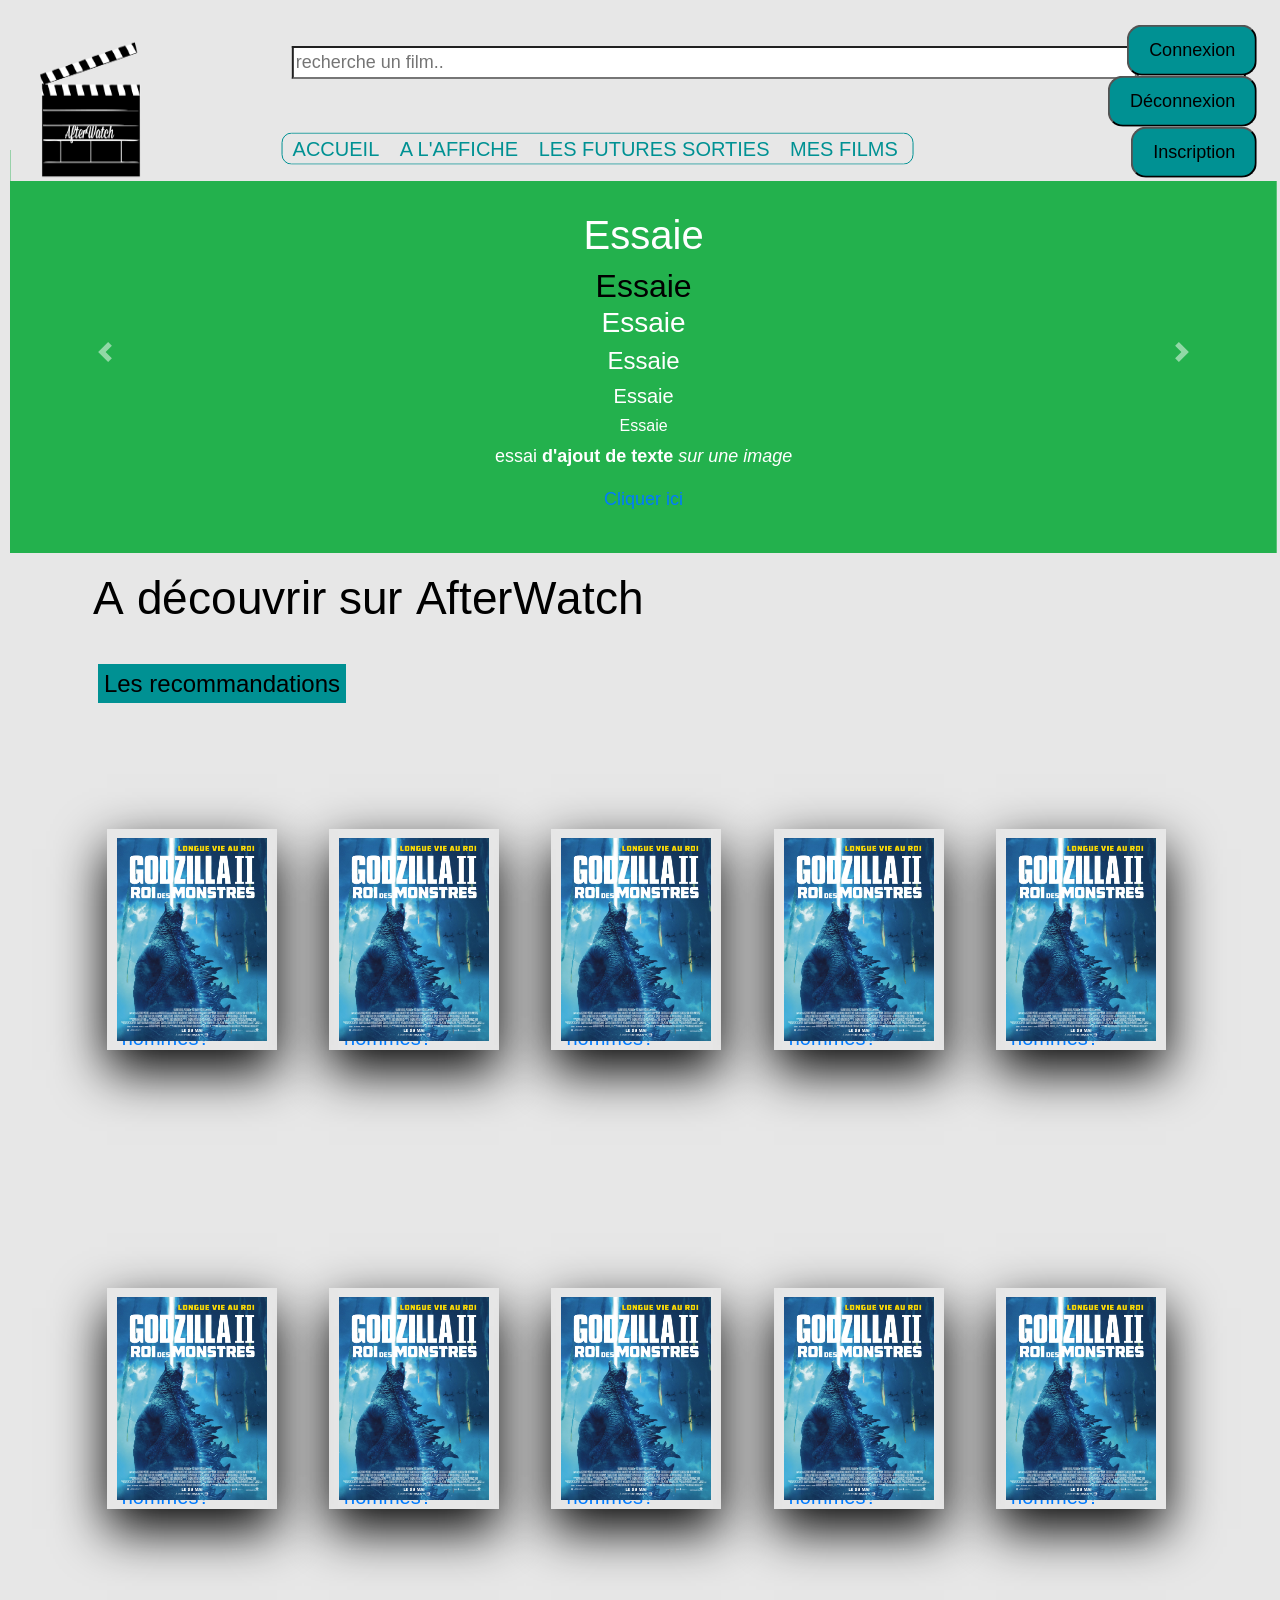
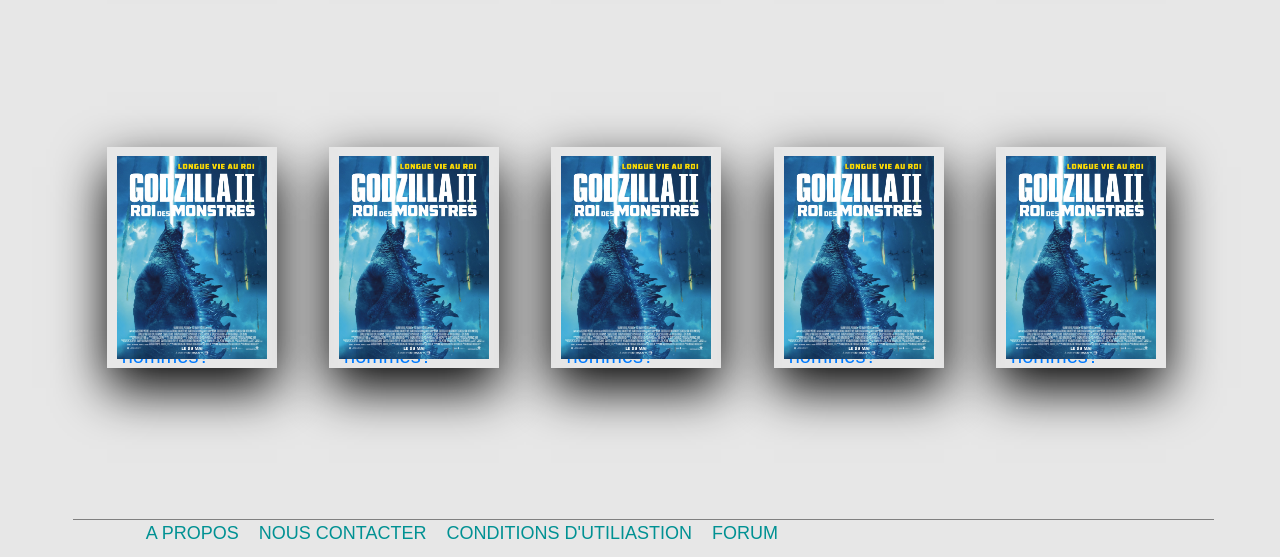
<file: links/index_recommancations.html>
<!DOCTYPE html>
<html lang="en">
<head>
    <meta charset="UTF-8">
    <meta name="viewport" content="width=device-width, initial-scale=1.0">
    <meta http-equiv="X-UA-Compatible" content="ie=edge">
    <title>Les recommandations</title>
    <link rel="stylesheet" href="https://stackpath.bootstrapcdn.com/bootstrap/4.4.1/css/bootstrap.min.css" integrity="sha384-Vkoo8x4CGsO3+Hhxv8T/Q5PaXtkKtu6ug5TOeNV6gBiFeWPGFN9MuhOf23Q9Ifjh" crossorigin="anonymous">
    <link rel="stylesheet" href="../css/Effethover.css">
    <link rel="stylesheet" href="../css/form.search.style.scss">
    <link rel="stylesheet" href="../css/index.css">
<style>    

/*!! insertion de SCSS*/
.split-character span {
    display: inline-block;
}

.title span > span {
   opacity: 0;
    animation: flipAnimation 0.5s cubic-bezier(0.95, 0.05, 0.795, 0.035) 3 forwards;
}

@keyframes flipAnimation {
    from {
        transform: scale(-1, 1);
        opacity: 0;
    }
    to {
        transform: scale(1, 1);
        opacity: 1;
    }
}
</style>  
</head>

<body>

<div class="wrapbody">
<div class="rep-contenu-h"></div>

<header class="fond-h">
<div class="contenu-h">
<a href="../index_accueil.html"><img class="logo-med logo" src="../img/afterwatch_logo.png"></img></a>

                        <div class="partie-h-b">

                            <div class="haut">
                            <div class="barre-recherche">
                            <div id="recherche-h">
                            <div class="recherche-auto-flex">   
                            <form class="search">
                            <input class="searchTerm" list="films" type="search" size="75%" id="site-search" autocomplete="on" placeholder="recherche un film.." aria-label="Search through site content" name="searchFilms">
                            <datalist id="films"></datalist>
                            <button class="searchButton">Rechercher</button>
                            </form>  
                        </div>
                        </div>
                        </div>
                            <div class="co-et-regist"><!--parties connexion et inscripton-->

                                <button class="registrer" type="button" data-rel="btn-connect"><a href="./form_co_js.html" target="_blank">Connexion</a></button>
                                <button class="registrer" type="button" data-rel="btn-connect"><a href="/" target="_blank">Déconnexion</a></button>
                                <button class="registrer" type="button" data-rel="btn-registrer"><a href="./form_inscr_js.html" target="_blank">Inscription</a></button>
                            </div>
                        
                        </div>

                        <div class="bas">
                            <nav class="barre-menus">
                                <div class="barre-menus-navig">
                                    <div class="navig-list">
                                        <ul class="navig-main">
                                            <li class="navig-main-item">
                                                <a href="../index_accueil.html">Accueil</a>
                                            </li>
                                            <li class="navig-main-item">
                                                <a href="./index_a_l_affiche.html">A l'affiche</a>
                                            </li>
                                            <li class="navig-main-item">
                                                <a href="./index_futures_sorties.html">Les futures sorties</a>
                                            </li>
                                            <li class="navig-main-item">
                                                <a href="./index_mes_films.html">Mes films</a>
                                            </li>
                                        </ul>
                                    </div>
                                </div>
                            </nav>
                        </div>

                    </div>

                </div>
            </header>
            
            <div class="main-contenu">

                <div class="contenu-main">

                    <div id="xl-carousel" class="carousel slide" data-ride="carousel"> 
                        <div class="carousel-inner">
                        <div class="carousel-item active">
                            <img src="../img/01.jpg" class="d-block w-100" alt="...">
                            <div class="carousel-caption d-none d-md-block">
                                <h1>Essaie</h1>
                                <h2>Essaie</h2>
                                <h3>Essaie</h3>
                                <h4>Essaie</h4>
                                <h5>Essaie</h5>
                                <h6>Essaie</h6>
                                <p>essai <strong>d'ajout de texte</strong> <i>sur une image</i> </p>
                                <a href="/" target="_blank">Cliquer ici</a>
                            </div>
                        </div>
                        <div class="carousel-item">
                            <img src="../img/02.jpg" class="d-block w-100" alt="...">
                            <div class="carousel-caption d-none d-md-block">
                                <h5>Essaie</h5>
                                <p>essai d'ajout de texte sur une image</p>
                                <a href="/" target="_blank">Cliquer ici</a>
                            </div>
                        </div>
                        <div class="carousel-item">
                            <img src="../img/03.jpg" class="d-block w-100" alt="...">
                            <div class="carousel-caption d-none d-md-block">
                                <h5>Essaie</h5>
                                <p>essai d'ajout de texte sur une image</p>
                                <a href="/" target="_blank">Cliquer ici</a>
                            </div>
                        </div>
                        <div class="carousel-item">
                            <img src="../img/04.jpg" class="d-block w-100" alt="...">
                            <div class="carousel-caption d-none d-md-block">
                                <h5>Essaie</h5>
                                <p>essai d'ajout de texte sur une image</p>
                                <a href="/" target="_blank">Cliquer ici</a>
                            </div>
                        </div>
                        <div class="carousel-item">
                            <img src="../img/05.jpg" class="d-block w-100" alt="...">
                            <div class="carousel-caption d-none d-md-block">
                                <h5>Essaie</h5>
                                <p>essai d'ajout de texte sur une image</p>
                                <a href="/" target="_blank">Cliquer ici</a>
                            </div>
                        </div>
                        <div class="carousel-item">
                            <img src="../img/06.jpg" class="d-block w-100" alt="...">
                            <div class="carousel-caption d-none d-md-block">
                                <h5>Essaie</h5>
                                <p>essai d'ajout de texte sur une image</p>
                                <a href="/" target="_blank">Cliquer ici</a>
                            </div>
                        </div>
                        <div class="carousel-item">
                            <img src="../img/07.jpg" class="d-block w-100" alt="...">
                            <div class="carousel-caption d-none d-md-block">
                                <h5>Essaie</h5>
                                <p>essai d'ajout de texte sur une image</p>
                                <a href="/" target="_blank">Cliquer ici</a>
                            </div>
                        </div>
                        </div>
                        <a class="carousel-control-prev" href="#xl-carousel" role="button" data-slide="prev">
                        <span class="carousel-control-prev-icon" aria-hidden="true"></span>
                        <span class="sr-only">Previous</span>
                        </a>
                        <a class="carousel-control-next" href="#xl-carousel" role="button" data-slide="next">
                        <span class="carousel-control-next-icon" aria-hidden="true"></span>
                        <span class="sr-only">Next</span>
                        </a>
                    </div>
                
                    <div class="contenu-a-affiche">
                        <h1 class="title split-character intro-site">A découvrir sur AfterWatch</h1>
                    </div>
                    <div class="contenu-a-affiche">
                        <div id="contenu-a-affiche"></div>

                        <section>
                            <div class="section-film-vu">
                                <div class="film-a-affiche">
                                    <div class="a-affiche-resultats">
                                    
                            <h2 class="tout-voir-affiche">Les recommandations</h2>
                                        
                                    </div>
                                </div>
    
                                <ul class="contenu-film-affiche">
                                    <li class="img-a-affiche">
                                        <a class="a-film film-a" href="#" data-rel="button"><div class="container">
                                            <div class="card">
                                                <div class="face face1">
                                                    <div class="content">
                                                      <img class="" data-rel="poster" alt="Affiche Godzilla II" src="../img/0199399.jpg.webp" width="150" height="204"/>
                                                    </div>
                                                </div>
                                                <div class="face face2">
                                                    <div class="content">    
                                                    <a href="./index_infos_film.html"><h5>Mais qu'est-ce que j'ai fait au bon Dieu pour avoir une femme qui boit dans les cafés avec les hommes?</h></a>
                                                    </div>
                                                </div>
                                                </div>
                                            </div>
                                        </a>
                                    </li>
                                    <li class="img-a-affiche">
                                        <a class="a-film film-a" href="#" data-rel="button"><div class="container">
                                            <div class="card">
                                                <div class="face face1">
                                                    <div class="content">
                                                      <img class="" data-rel="poster" alt="Affiche Godzilla II" src="../img/0199399.jpg.webp" width="150" height="204"/>
                                                    </div>
                                                </div>
                                                <div class="face face2">
                                                    <div class="content">    
                                                    <a href="./index_infos_film.html"><h5>Mais qu'est-ce que j'ai fait au bon Dieu pour avoir une femme qui boit dans les cafés avec les hommes?</h></a>
                                                    </div>
                                                </div>
                                                </div>
                                            </div>
                                        </a>
                                    </li>
                                    <li class="img-a-affiche">
                                        <a class="a-film film-a" href="#" data-rel="button"><div class="container">
                                            <div class="card">
                                                <div class="face face1">
                                                    <div class="content">
                                                      <img class="" data-rel="poster" alt="Affiche Godzilla II" src="../img/0199399.jpg.webp" width="150" height="204"/>
                                                    </div>
                                                </div>
                                                <div class="face face2">
                                                    <div class="content">    
                                                    <a href="./index_infos_film.html"><h5>Mais qu'est-ce que j'ai fait au bon Dieu pour avoir une femme qui boit dans les cafés avec les hommes?</h></a>
                                                    </div>
                                                </div>
                                                </div>
                                            </div>
                                        </a>
                                    </li>
                                    <li class="img-a-affiche">
                                        <a class="a-film film-a" href="#" data-rel="button"><div class="container">
                                            <div class="card">
                                                <div class="face face1">
                                                    <div class="content">
                                                      <img class="" data-rel="poster" alt="Affiche Godzilla II" src="../img/0199399.jpg.webp" width="150" height="204"/>
                                                    </div>
                                                </div>
                                                <div class="face face2">
                                                    <div class="content">    
                                                    <a href="./index_infos_film.html"><h5>Mais qu'est-ce que j'ai fait au bon Dieu pour avoir une femme qui boit dans les cafés avec les hommes?</h></a>
                                                    </div>
                                                </div>
                                                </div>
                                            </div>
                                        </a>
                                    </li>
                                    <li class="img-a-affiche">
                                        <a class="a-film film-a" href="#" data-rel="button"><div class="container">
                                            <div class="card">
                                                <div class="face face1">
                                                    <div class="content">
                                                      <img class="" data-rel="poster" alt="Affiche Godzilla II" src="../img/0199399.jpg.webp" width="150" height="204"/>
                                                    </div>
                                                </div>
                                                <div class="face face2">
                                                    <div class="content">    
                                                    <a href="./index_infos_film.html"><h5>Mais qu'est-ce que j'ai fait au bon Dieu pour avoir une femme qui boit dans les cafés avec les hommes?</h></a>
                                                    </div>
                                                </div>
                                                </div>
                                            </div>
                                        </a>
                                    </li> 
                                </ul>

                                <ul class="contenu-film-affiche">
                                    <li class="img-a-affiche">
                                        <a class="a-film film-a" href="#" data-rel="button"><div class="container">
                                            <div class="card">
                                                <div class="face face1">
                                                    <div class="content">
                                                      <img class="" data-rel="poster" alt="Affiche Godzilla II" src="../img/0199399.jpg.webp" width="150" height="204"/>
                                                    </div>
                                                </div>
                                                <div class="face face2">
                                                    <div class="content">    
                                                    <a href="./index_infos_film.html"><h5>Mais qu'est-ce que j'ai fait au bon Dieu pour avoir une femme qui boit dans les cafés avec les hommes?</h></a>
                                                    </div>
                                                </div>
                                                </div>
                                            </div>
                                        </a>
                                    </li>
                                    <li class="img-a-affiche">
                                        <a class="a-film film-a" href="#" data-rel="button"><div class="container">
                                            <div class="card">
                                                <div class="face face1">
                                                    <div class="content">
                                                      <img class="" data-rel="poster" alt="Affiche Godzilla II" src="../img/0199399.jpg.webp" width="150" height="204"/>
                                                    </div>
                                                </div>
                                                <div class="face face2">
                                                    <div class="content">    
                                                    <a href="./index_infos_film.html"><h5>Mais qu'est-ce que j'ai fait au bon Dieu pour avoir une femme qui boit dans les cafés avec les hommes?</h></a>
                                                    </div>
                                                </div>
                                                </div>
                                            </div>
                                        </a>
                                    </li>
                                    <li class="img-a-affiche">
                                        <a class="a-film film-a" href="#" data-rel="button"><div class="container">
                                            <div class="card">
                                                <div class="face face1">
                                                    <div class="content">
                                                      <img class="" data-rel="poster" alt="Affiche Godzilla II" src="../img/0199399.jpg.webp" width="150" height="204"/>
                                                    </div>
                                                </div>
                                                <div class="face face2">
                                                    <div class="content">    
                                                    <a href="./index_infos_film.html"><h5>Mais qu'est-ce que j'ai fait au bon Dieu pour avoir une femme qui boit dans les cafés avec les hommes?</h></a>
                                                    </div>
                                                </div>
                                                </div>
                                            </div>
                                        </a>
                                    </li>
                                    <li class="img-a-affiche">
                                        <a class="a-film film-a" href="#" data-rel="button"><div class="container">
                                            <div class="card">
                                                <div class="face face1">
                                                    <div class="content">
                                                      <img class="" data-rel="poster" alt="Affiche Godzilla II" src="../img/0199399.jpg.webp" width="150" height="204"/>
                                                    </div>
                                                </div>
                                                <div class="face face2">
                                                    <div class="content">    
                                                    <a href="./index_infos_film.html"><h5>Mais qu'est-ce que j'ai fait au bon Dieu pour avoir une femme qui boit dans les cafés avec les hommes?</h></a>
                                                    </div>
                                                </div>
                                                </div>
                                            </div>
                                        </a>
                                    </li>
                                    <li class="img-a-affiche">
                                        <a class="a-film film-a" href="#" data-rel="button"><div class="container">
                                            <div class="card">
                                                <div class="face face1">
                                                    <div class="content">
                                                      <img class="" data-rel="poster" alt="Affiche Godzilla II" src="../img/0199399.jpg.webp" width="150" height="204"/>
                                                    </div>
                                                </div>
                                                <div class="face face2">
                                                    <div class="content">    
                                                    <a href="./index_infos_film.html"><h5>Mais qu'est-ce que j'ai fait au bon Dieu pour avoir une femme qui boit dans les cafés avec les hommes?</h></a>
                                                    </div>
                                                </div>
                                                </div>
                                            </div>
                                        </a>
                                    </li> 
                                </ul>

                                <ul class="contenu-film-affiche">
                                    <li class="img-a-affiche">
                                        <a class="a-film film-a" href="#" data-rel="button"><div class="container">
                                            <div class="card">
                                                <div class="face face1">
                                                    <div class="content">
                                                      <img class="" data-rel="poster" alt="Affiche Godzilla II" src="../img/0199399.jpg.webp" width="150" height="204"/>
                                                    </div>
                                                </div>
                                                <div class="face face2">
                                                    <div class="content">    
                                                    <a href="./index_infos_film.html"><h5>Mais qu'est-ce que j'ai fait au bon Dieu pour avoir une femme qui boit dans les cafés avec les hommes?</h></a>
                                                    </div>
                                                </div>
                                                </div>
                                            </div>
                                        </a>
                                    </li>
                                    <li class="img-a-affiche">
                                        <a class="a-film film-a" href="#" data-rel="button"><div class="container">
                                            <div class="card">
                                                <div class="face face1">
                                                    <div class="content">
                                                      <img class="" data-rel="poster" alt="Affiche Godzilla II" src="../img/0199399.jpg.webp" width="150" height="204"/>
                                                    </div>
                                                </div>
                                                <div class="face face2">
                                                    <div class="content">    
                                                    <a href="./index_infos_film.html"><h5>Mais qu'est-ce que j'ai fait au bon Dieu pour avoir une femme qui boit dans les cafés avec les hommes?</h></a>
                                                    </div>
                                                </div>
                                                </div>
                                            </div>
                                        </a>
                                    </li>
                                    <li class="img-a-affiche">
                                        <a class="a-film film-a" href="#" data-rel="button"><div class="container">
                                            <div class="card">
                                                <div class="face face1">
                                                    <div class="content">
                                                      <img class="" data-rel="poster" alt="Affiche Godzilla II" src="../img/0199399.jpg.webp" width="150" height="204"/>
                                                    </div>
                                                </div>
                                                <div class="face face2">
                                                    <div class="content">    
                                                    <a href="./index_infos_film.html"><h5>Mais qu'est-ce que j'ai fait au bon Dieu pour avoir une femme qui boit dans les cafés avec les hommes?</h></a>
                                                    </div>
                                                </div>
                                                </div>
                                            </div>
                                        </a>
                                    </li>
                                    <li class="img-a-affiche">
                                        <a class="a-film film-a" href="#" data-rel="button"><div class="container">
                                            <div class="card">
                                                <div class="face face1">
                                                    <div class="content">
                                                      <img class="" data-rel="poster" alt="Affiche Godzilla II" src="../img/0199399.jpg.webp" width="150" height="204"/>
                                                    </div>
                                                </div>
                                                <div class="face face2">
                                                    <div class="content">    
                                                    <a href="./index_infos_film.html"><h5>Mais qu'est-ce que j'ai fait au bon Dieu pour avoir une femme qui boit dans les cafés avec les hommes?</h></a>
                                                    </div>
                                                </div>
                                                </div>
                                            </div>
                                        </a>
                                    </li>
                                    <li class="img-a-affiche">
                                        <a class="a-film film-a" href="#" data-rel="button"><div class="container">
                                            <div class="card">
                                                <div class="face face1">
                                                    <div class="content">
                                                      <img class="" data-rel="poster" alt="Affiche Godzilla II" src="../img/0199399.jpg.webp" width="150" height="204"/>
                                                    </div>
                                                </div>
                                                <div class="face face2">
                                                    <div class="content">    
                                                    <a href="./index_infos_film.html"><h5>Mais qu'est-ce que j'ai fait au bon Dieu pour avoir une femme qui boit dans les cafés avec les hommes?</h></a>
                                                    </div>
                                                </div>
                                                </div>
                                            </div>
                                        </a>
                                    </li> 
                                </ul>
                            </div>
                        </section>
                    </div>
                </div>
            </div>
    
        <footer>
                <div id="contener_footer">

                    <div class="navig-list-footer">
                        <ul class="navig-footer">
                            <li class="navig-main-item">
                                <a href="/">A propos</a>
                            </li>
                            <li class="navig-main-item">
                                <a href="./form_contact_js.html">Nous contacter</a>
                            </li>
                            <li class="navig-main-item">
                                <a href="/">Conditions d'utiliastion</a>
                            </li>
                            <li class="navig-main-item">
                                <a href="/">Forum</a>
                            </li>
                        </ul>
                    </div>
                </div>
        </footer>
    </div>   
    <script src="https://code.jquery.com/jquery-3.4.1.slim.min.js" integrity="sha384-J6qa4849blE2+poT4WnyKhv5vZF5SrPo0iEjwBvKU7imGFAV0wwj1yYfoRSJoZ+n" crossorigin="anonymous"></script>
    <script src="https://cdn.jsdelivr.net/npm/popper.js@1.16.0/dist/umd/popper.min.js" integrity="sha384-Q6E9RHvbIyZFJoft+2mJbHaEWldlvI9IOYy5n3zV9zzTtmI3UksdQRVvoxMfooAo" crossorigin="anonymous"></script>
    <script src="https://stackpath.bootstrapcdn.com/bootstrap/4.4.1/js/bootstrap.min.js" integrity="sha384-wfSDF2E50Y2D1uUdj0O3uMBJnjuUD4Ih7YwaYd1iqfktj0Uod8GCExl3Og8ifwB6" crossorigin="anonymous"></script>
    <script src="./js/form.search.js" type="script"></script>

    <script>
        (function() {
          var elements, newContent = "";
          elements = document.getElementsByClassName('split-character'); 
          for (var element = 0; element < elements.length; ++element) { 
            newContent += "<span>"
            for (var character = 0; character < elements[element].innerText.length; character++) {
              if (elements[element].innerText[character] !== " ") { 
                newContent += "<span style='animation-delay: "+ 0.035*character + "s'>"+ elements[element].innerText[character] +"</span>";
              }
              else { 
                newContent += "</span> <span>";
              }
            }
            newContent += "</span>"
            elements[element].innerHTML = newContent; 
            newContent = ""; 
          }
        })(); 
        </script>
</body>
</html>
</file>
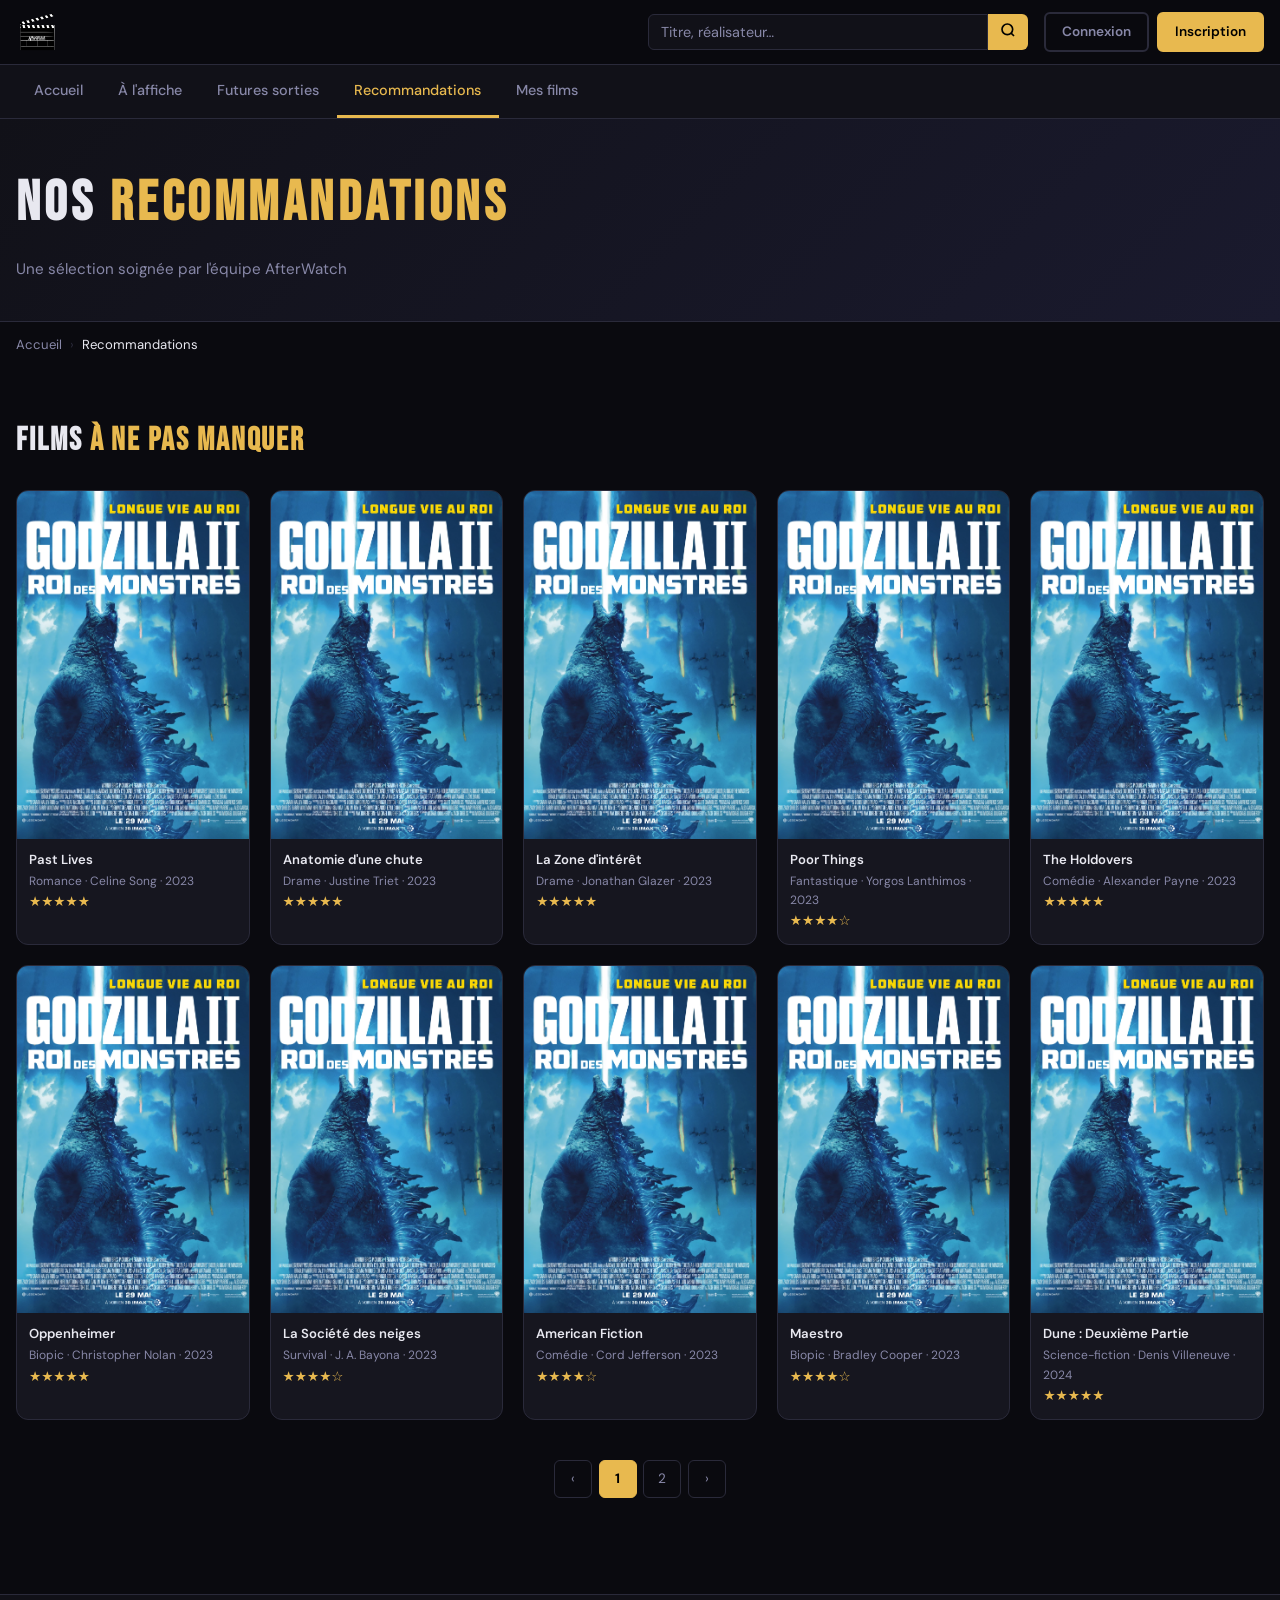
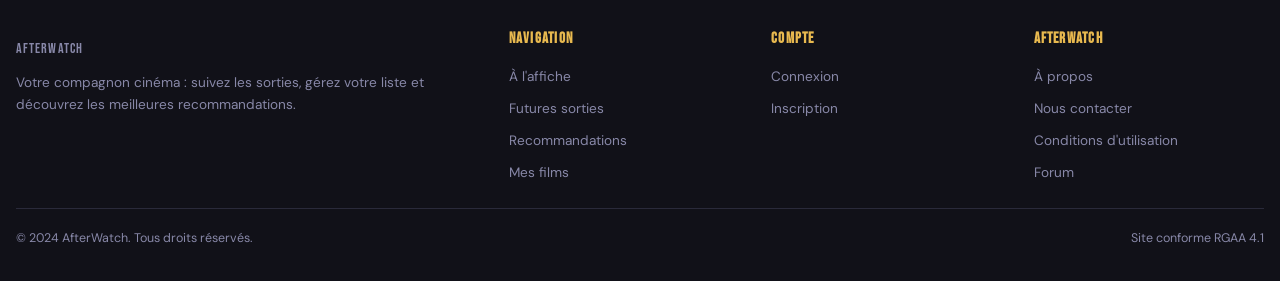
<file: links/index_recommandations.html>
<!DOCTYPE html>
<html lang="fr">
<head>
  <meta charset="UTF-8">
  <meta name="viewport" content="width=device-width, initial-scale=1.0">
  <meta name="description" content="AfterWatch — Recommandations cinéma sélectionnées par notre équipe.">
  <title>Recommandations — AfterWatch</title>
  <link rel="preconnect" href="https://fonts.googleapis.com">
  <link href="https://fonts.googleapis.com/css2?family=Bebas+Neue&family=DM+Sans:wght@400;500;600;700&display=swap" rel="stylesheet">
  <link rel="stylesheet" href="../css/style.css">
</head>
<body>

  <a class="skip-nav" href="#contenu-principal">Aller au contenu principal</a>

  <header class="site-header" role="banner">
    <div class="header-inner">
      <a href="../index_accueil.html" class="site-logo" aria-label="AfterWatch — Retour à l'accueil">
        <img src="../img/afterwatch_logo.png" alt="AfterWatch" onerror="this.style.display='none';this.nextElementSibling.style.display='block'">
        <span class="site-logo-text" style="display:none">AFTERWATCH</span>
      </a>
      <form class="search-form" role="search" action="#" method="get">
        <label for="recherche">Rechercher un film</label>
        <input type="search" id="recherche" name="q" class="search-input" placeholder="Titre, réalisateur…" autocomplete="off">
        <button type="submit" class="search-btn" aria-label="Lancer la recherche">
          <svg width="16" height="16" viewBox="0 0 24 24" fill="none" stroke="currentColor" stroke-width="2.5" aria-hidden="true" focusable="false"><circle cx="11" cy="11" r="8"/><line x1="21" y1="21" x2="16.65" y2="16.65"/></svg>
        </button>
      </form>
      <nav class="auth-links" aria-label="Connexion et inscription">
        <a href="form_co_js.html" class="btn btn-outline">Connexion</a>
        <a href="form_inscr_js.html" class="btn btn-primary">Inscription</a>
      </nav>
      <button class="nav-toggle" id="nav-toggle" aria-controls="main-nav" aria-expanded="false" aria-label="Ouvrir le menu de navigation">
        <svg width="22" height="22" viewBox="0 0 24 24" fill="none" stroke="currentColor" stroke-width="2.2" aria-hidden="true" focusable="false"><line x1="3" y1="6" x2="21" y2="6"/><line x1="3" y1="12" x2="21" y2="12"/><line x1="3" y1="18" x2="21" y2="18"/></svg>
      </button>
    </div>
  </header>

  <nav id="main-nav" class="main-nav" aria-label="Navigation principale">
    <ul class="nav-list" role="list">
      <li><a href="../index_accueil.html">Accueil</a></li>
      <li><a href="index_a_l_affiche.html">À l'affiche</a></li>
      <li><a href="index_futures_sorties.html">Futures sorties</a></li>
      <li><a href="index_recommandations.html" aria-current="page">Recommandations</a></li>
      <li><a href="index_mes_films.html">Mes films</a></li>
    </ul>
  </nav>

  <main id="contenu-principal" class="main-content">

    <div class="page-hero">
      <div class="page-hero-inner">
        <h1>Nos <span>recommandations</span></h1>
        <p>Une sélection soignée par l'équipe AfterWatch</p>
      </div>
    </div>

    <nav aria-label="Fil d'Ariane">
      <ol class="breadcrumb">
        <li><a href="../index_accueil.html">Accueil</a></li>
        <li><span aria-current="page">Recommandations</span></li>
      </ol>
    </nav>

    <section class="section" aria-labelledby="titre-reco">
      <h2 class="section-title" id="titre-reco">Films <span>à ne pas manquer</span></h2>

      <ul class="film-list-full" aria-label="Liste des films recommandés" style="margin-top:1.5rem">

        <li class="film-card">
          <div class="film-card-img">
            <img src="../img/0199399.jpg.webp" alt="Affiche du film Past Lives" loading="lazy">
          </div>
          <div class="film-card-body">
            <p class="film-card-title"><a href="index_infos_film.html">Past Lives</a></p>
            <p class="film-card-meta">Romance · Celine Song · 2023</p>
            <p class="star-rating" aria-label="Note : 5 étoiles sur 5"><span aria-hidden="true">★★★★★</span></p>
          </div>
        </li>

        <li class="film-card">
          <div class="film-card-img">
            <img src="../img/0199399.jpg.webp" alt="Affiche du film Anatomie d'une chute" loading="lazy">
          </div>
          <div class="film-card-body">
            <p class="film-card-title"><a href="index_infos_film.html">Anatomie d'une chute</a></p>
            <p class="film-card-meta">Drame · Justine Triet · 2023</p>
            <p class="star-rating" aria-label="Note : 5 étoiles sur 5"><span aria-hidden="true">★★★★★</span></p>
          </div>
        </li>

        <li class="film-card">
          <div class="film-card-img">
            <img src="../img/0199399.jpg.webp" alt="Affiche du film La Zone d'intérêt" loading="lazy">
          </div>
          <div class="film-card-body">
            <p class="film-card-title"><a href="index_infos_film.html">La Zone d'intérêt</a></p>
            <p class="film-card-meta">Drame · Jonathan Glazer · 2023</p>
            <p class="star-rating" aria-label="Note : 5 étoiles sur 5"><span aria-hidden="true">★★★★★</span></p>
          </div>
        </li>

        <li class="film-card">
          <div class="film-card-img">
            <img src="../img/0199399.jpg.webp" alt="Affiche du film Poor Things" loading="lazy">
          </div>
          <div class="film-card-body">
            <p class="film-card-title"><a href="index_infos_film.html">Poor Things</a></p>
            <p class="film-card-meta">Fantastique · Yorgos Lanthimos · 2023</p>
            <p class="star-rating" aria-label="Note : 4 étoiles sur 5"><span aria-hidden="true">★★★★☆</span></p>
          </div>
        </li>

        <li class="film-card">
          <div class="film-card-img">
            <img src="../img/0199399.jpg.webp" alt="Affiche du film The Holdovers" loading="lazy">
          </div>
          <div class="film-card-body">
            <p class="film-card-title"><a href="index_infos_film.html">The Holdovers</a></p>
            <p class="film-card-meta">Comédie · Alexander Payne · 2023</p>
            <p class="star-rating" aria-label="Note : 5 étoiles sur 5"><span aria-hidden="true">★★★★★</span></p>
          </div>
        </li>

        <li class="film-card">
          <div class="film-card-img">
            <img src="../img/0199399.jpg.webp" alt="Affiche du film Oppenheimer" loading="lazy">
          </div>
          <div class="film-card-body">
            <p class="film-card-title"><a href="index_infos_film.html">Oppenheimer</a></p>
            <p class="film-card-meta">Biopic · Christopher Nolan · 2023</p>
            <p class="star-rating" aria-label="Note : 5 étoiles sur 5"><span aria-hidden="true">★★★★★</span></p>
          </div>
        </li>

        <li class="film-card">
          <div class="film-card-img">
            <img src="../img/0199399.jpg.webp" alt="Affiche du film La Société des neiges" loading="lazy">
          </div>
          <div class="film-card-body">
            <p class="film-card-title"><a href="index_infos_film.html">La Société des neiges</a></p>
            <p class="film-card-meta">Survival · J. A. Bayona · 2023</p>
            <p class="star-rating" aria-label="Note : 4 étoiles sur 5"><span aria-hidden="true">★★★★☆</span></p>
          </div>
        </li>

        <li class="film-card">
          <div class="film-card-img">
            <img src="../img/0199399.jpg.webp" alt="Affiche du film American Fiction" loading="lazy">
          </div>
          <div class="film-card-body">
            <p class="film-card-title"><a href="index_infos_film.html">American Fiction</a></p>
            <p class="film-card-meta">Comédie · Cord Jefferson · 2023</p>
            <p class="star-rating" aria-label="Note : 4 étoiles sur 5"><span aria-hidden="true">★★★★☆</span></p>
          </div>
        </li>

        <li class="film-card">
          <div class="film-card-img">
            <img src="../img/0199399.jpg.webp" alt="Affiche du film Maestro" loading="lazy">
          </div>
          <div class="film-card-body">
            <p class="film-card-title"><a href="index_infos_film.html">Maestro</a></p>
            <p class="film-card-meta">Biopic · Bradley Cooper · 2023</p>
            <p class="star-rating" aria-label="Note : 4 étoiles sur 5"><span aria-hidden="true">★★★★☆</span></p>
          </div>
        </li>

        <li class="film-card">
          <div class="film-card-img">
            <img src="../img/0199399.jpg.webp" alt="Affiche du film Dune : Deuxième Partie" loading="lazy">
          </div>
          <div class="film-card-body">
            <p class="film-card-title"><a href="index_infos_film.html">Dune : Deuxième Partie</a></p>
            <p class="film-card-meta">Science-fiction · Denis Villeneuve · 2024</p>
            <p class="star-rating" aria-label="Note : 5 étoiles sur 5"><span aria-hidden="true">★★★★★</span></p>
          </div>
        </li>

      </ul>

      <nav aria-label="Pagination des recommandations">
        <ul class="pagination">
          <li><span aria-hidden="true">‹</span></li>
          <li><a href="#" aria-current="page" class="current" aria-label="Page 1">1</a></li>
          <li><a href="#" aria-label="Page 2">2</a></li>
          <li><a href="#" aria-label="Page suivante">›</a></li>
        </ul>
      </nav>
    </section>

  </main>

  <footer class="site-footer" role="contentinfo">
    <div class="footer-inner">
      <div class="footer-brand">
        <p class="site-logo-text">AFTERWATCH</p>
        <p>Votre compagnon cinéma : suivez les sorties, gérez votre liste et découvrez les meilleures recommandations.</p>
      </div>
      <div class="footer-col">
        <h3>Navigation</h3>
        <ul class="footer-nav" role="list">
          <li><a href="index_a_l_affiche.html">À l'affiche</a></li>
          <li><a href="index_futures_sorties.html">Futures sorties</a></li>
          <li><a href="index_recommandations.html">Recommandations</a></li>
          <li><a href="index_mes_films.html">Mes films</a></li>
        </ul>
      </div>
      <div class="footer-col">
        <h3>Compte</h3>
        <ul class="footer-nav" role="list">
          <li><a href="form_co_js.html">Connexion</a></li>
          <li><a href="form_inscr_js.html">Inscription</a></li>
        </ul>
      </div>
      <div class="footer-col">
        <h3>AfterWatch</h3>
        <ul class="footer-nav" role="list">
          <li><a href="#">À propos</a></li>
          <li><a href="form_contact_js.html">Nous contacter</a></li>
          <li><a href="#">Conditions d'utilisation</a></li>
          <li><a href="#">Forum</a></li>
        </ul>
      </div>
    </div>
    <div class="footer-bottom">
      <span>© 2024 AfterWatch. Tous droits réservés.</span>
      <span>Site conforme RGAA 4.1</span>
    </div>
  </footer>

  <script src="../js/main.js"></script>
</body>
</html>
</file>
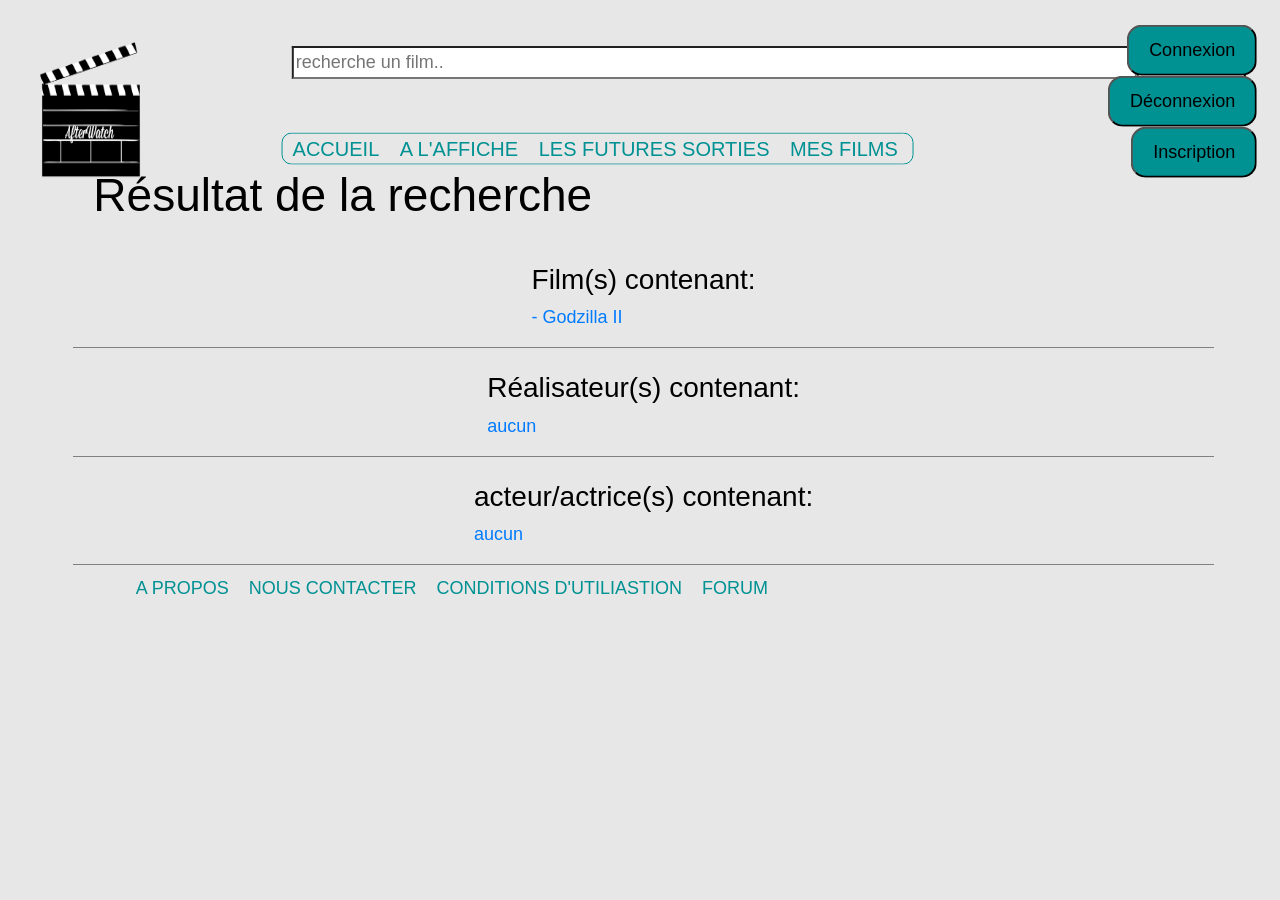
<file: links/index_result_search.html>
<!DOCTYPE html>
<html lang="en">
<head>
    <meta charset="UTF-8">
    <meta name="viewport" content="width=device-width, initial-scale=1.0">
    <meta http-equiv="X-UA-Compatible" content="ie=edge">
    <title>Les recommandations</title>
    <link rel="stylesheet" href="https://stackpath.bootstrapcdn.com/bootstrap/4.4.1/css/bootstrap.min.css" integrity="sha384-Vkoo8x4CGsO3+Hhxv8T/Q5PaXtkKtu6ug5TOeNV6gBiFeWPGFN9MuhOf23Q9Ifjh" crossorigin="anonymous">
    <link rel="stylesheet" href="../css/Effethover.css">
    <link rel="stylesheet" href="../css/form.search.style.scss">
    <link rel="stylesheet" href="../css/index.css">
<style>    

/*!! insertion de SCSS*/
.split-character span {
    display: inline-block;
}

.title span > span {
   opacity: 0;
    animation: flipAnimation 0.5s cubic-bezier(0.95, 0.05, 0.795, 0.035) 3 forwards;
}

@keyframes flipAnimation {
    from {
        transform: scale(-1, 1);
        opacity: 0;
    }
    to {
        transform: scale(1, 1);
        opacity: 1;
    }
}
</style>  
</head>

<body>

<div class="wrapbody">
<div class="rep-contenu-h"></div>

<header class="fond-h">
<div class="contenu-h">
<a href="../index_accueil.html"><img class="logo-med logo" src="../img/afterwatch_logo.png"></img></a>

<div class="partie-h-b">
<div class="haut">
<div class="barre-recherche">
<div id="recherche-h">
<div class="recherche-auto-flex">   
<form class="search">
<input class="searchTerm" list="films" type="search" size="75%" id="site-search" autocomplete="on" placeholder="recherche un film.." aria-label="Search through site content" name="searchFilms">
<datalist id="films"></datalist>
<button class="searchButton">Rechercher</button>
</form>  
</div>
</div>
</div>
<div class="co-et-regist"><!--parties connexion et inscripton-->
<button class="registrer" type="button" data-rel="btn-connect"><a href="./form_co_js.html" target="_blank">Connexion</a></button>
<button class="registrer" type="button" data-rel="btn-connect"><a href="/" target="_blank">Déconnexion</a></button>
<button class="registrer" type="button" data-rel="btn-registrer"><a href="./form_inscr_js.html" target="_blank">Inscription</a></button>
</div>
</div>
<div class="bas">
<nav class="barre-menus">
<div class="barre-menus-navig">
<div class="navig-list">
<ul class="navig-main">
<li class="navig-main-item">
<a href="../index_accueil.html">Accueil</a>
</li>
<li class="navig-main-item">
<a href="./index_a_l_affiche.html">A l'affiche</a>
</li>
<li class="navig-main-item">
<a href="./index_futures_sorties.html">Les futures sorties</a>
</li>
<li class="navig-main-item">
<a href="./index_mes_films.html">Mes films</a>
</li>
</ul>
</div>
</div>
</nav>
</div>
</div>
</div>
</header>
<div class="main-contenu">
<div class="contenu-main">
<div class="contenu-a-affiche">
<h1 class="title split-character intro-site">Résultat de la recherche</h1>
</div>
<div class="contenu-a-affiche">
<div id="contenu-a-affiche"></div>
<section class="t-recherche">
<div>
<div id="t-recherche">
<div class="par-film">
<h3>Film(s) contenant:</h3>
</div>
<p><a href="/">- Godzilla II</a></p>
</div>
</div>
</section>
<section class="t-recherche">
<div>
<div class="par-real">
<h3>Réalisateur(s) contenant:</h3>
</div>
<div id="t-recherche">
<p><a href="/">aucun</a></p>
</div>
</div>
</section>
<section class="t-recherche">
<div>
<div class="par-acteur">
<h3>acteur/actrice(s) contenant:</h3>
</div>
<div id="t-recherche">
<p><a href="/">aucun</a></p>
</div>
</div>
</section>
</div>
</div>
</div>
</div>  

<footer>
<div id="contener_footer">
<div class="navig-list-footer">
<ul class="navig-footer">
<li class="navig-main-item">
<a href="/">A propos</a>
</li>
<li class="navig-main-item">
<a href="../links/form_contact_js.html">Nous contacter</a>
</li>
<li class="navig-main-item">
<a href="/">Conditions d'utiliastion</a>
</li>
<li class="navig-main-item">
<a href="/">Forum</a>
</li>
</ul>
</div>
</div>
</footer> 

    <script src="https://code.jquery.com/jquery-3.4.1.slim.min.js" integrity="sha384-J6qa4849blE2+poT4WnyKhv5vZF5SrPo0iEjwBvKU7imGFAV0wwj1yYfoRSJoZ+n" crossorigin="anonymous"></script>
    <script src="https://cdn.jsdelivr.net/npm/popper.js@1.16.0/dist/umd/popper.min.js" integrity="sha384-Q6E9RHvbIyZFJoft+2mJbHaEWldlvI9IOYy5n3zV9zzTtmI3UksdQRVvoxMfooAo" crossorigin="anonymous"></script>
    <script src="https://stackpath.bootstrapcdn.com/bootstrap/4.4.1/js/bootstrap.min.js" integrity="sha384-wfSDF2E50Y2D1uUdj0O3uMBJnjuUD4Ih7YwaYd1iqfktj0Uod8GCExl3Og8ifwB6" crossorigin="anonymous"></script>

    <script>
    
(function() {
    var elements, newContent = "";
    elements = document.getElementsByClassName('split-character'); 
    for (var element = 0; element < elements.length; ++element) { 
     newContent += "<span>"
    for (var character = 0; character < elements[element].innerText.length; character++) {
    if (elements[element].innerText[character] !== " ") { 
    newContent += "<span style='animation-delay: "+ 0.035*character + "s'>"+ elements[element].innerText[character] +"</span>";
    }
    else { 
    newContent += "</span> <span>";
    }
    }
    newContent += "</span>"
    elements[element].innerHTML = newContent; 
    newContent = ""; 
    }
})(); 

    </script>
</body>
</html>
</file>
<file: css/Effethover.css>
.container 
{
    position: relative;
    display: flex;
    justify-content: space-evenly;
    background-color: transparent;
}
.container .card 
{
    position: relative;
    cursor: pointer;
    background-color: transparent;
    border: 1px solid transparent;
}
  
.container .card .face 
{
    width: 170px;
    height: 221px;
    transition: 0.5s;
}
  
  .container .card .face.face1 {
    position: relative;
    display: flex;
    justify-content: center;
    z-index: 1;
    transform: translateY(110px);
    background-color: transparent;
  }
    .container .card:hover .face.face1 {
    background: #009193;
    padding-top: 10px;
    justify-content: center;
    transform: translateY(0px);
  }
  .container .card .face.face2 {
    position: relative;
    display: flex;
    justify-content: center;
    align-items: center;
    padding: 0;
    box-sizing: border-box;
    box-shadow: 0 20px 50px ;
    transform: translateY(-120px);
    background-color: transparent;
  }
  
  .container .card:hover .face.face2 {
    transform: translateY(0px);
    background-color: #dbdbdb;
  }
  
  .container .card .face.face2 .content p {
    margin: 0;
    padding: 0;
  }
  
  .container .card .face.face2 .content a 
  {
    margin: 10px 10px 0;
    display: inline-block;
    text-decoration: none;
    padding: 5px;
  }
  
  .container .card .face.face2 .content a:hover 
  {
    color: black;
  }
  
  .container .card .face.face1 .content {
    opacity: 1;
    transition: 0.5s;
  }
  
  .container .card:hover .face.face1 .content {
    opacity: 1;
  }
  
  .container .card .face.face1 .content img {
    max-width: auto;
  }
  
  .container .card .face.face1 .content h4 {
    margin: 0;
    padding: 0;
    color: black;
    text-align: center;
    font-size: .3em;
  }
</file>
<file: css/index.css>
html
{
    max-width: 99%;
}
body
{
    background-color: #e7e7e7;
    color: black;
    font-size: 18px;
    height: 100%;
}
.wrapbody
{
    position: relative;
    min-height: 450px;
    width: 100%;
    margin: 10px 0px 10px 10px;
    overflow: hidden;
    z-index: 2;
}/*div qui englobe tout header+main+footer*/
.rep-contenu-h
{
    height: 140px;
    width: 100%;
    box-sizing: border-box;
}
/*début du header*/
.fond-h
{
    background-color: #e7e7e7;
    left: 50%;
    position: absolute;
    top: 0;
    transform: translateX(-50%);
    width: 100%;
    height: 8%;
    z-index: 9;
    display: block;
    box-sizing: border-box;
}
.contenu-h /*logo*/
{
    left: 50%;
    max-width: 1500px;
    padding: 30px 20px;
    position: relative;
    transform: translateX(-50%);
    width: 100%;
}
.contenu-h a
{
    text-decoration: none;
    color: black;
    box-sizing: border-box;
}
span
{
    box-sizing: border-box;
}
.logo-med 
{
    float: left;
    position: relative;
    height: 140px;
    width: 152px; 
}
.partie-h-b
{
    width: 100%;
    box-sizing: border-box;
}
.haut
{
    margin-left: 120px;
    height: 45px;
    position: relative;
    z-index: 1;
    box-sizing: content-box;
}
.barre-recherche
{
    margin-left: 9%;
    width: calc(85% - 300px - 50px);
    display: flex;
    align-items: left;
    float: left;
    height: 45px;
    z-index: 1;
    flex-grow: 1;
    border-radius: 10px;
}
form
{
    display:flex;
    width: 200%;
}
.buttonr
{
    background-color: #009193;
    border-radius: 15%;
    box-shadow: transparent;
    margin-left: 4%;
    -webkit-margin-start: 20%;
}
.recherche-auto-flex
{
    align-items: center;
    border: 1px solid inherit;
    display: flex;
    height: 100%;
    padding: 0 10px;
    width: 100%;
}

.h-recherche
{
    background-color: inherit;
    border: 0;
    color: black;
    font-size: 18px;
    height: 100%;
    outline: 0;
    padding: 10px ;
    position: relative;
    margin: 0;
    line-height: 18px;
    transition: all .3s ease;
    -webkit-user-select: text    
}
.rechercher
{
    background-color: inherit;
    color: black;
    display: block;
    font-size: 18px;
    margin-left: 10px;
    text-decoration: none;
    box-sizing: border-box;
}
.co-et-regist
{
    width: 200px;
    position: relative;
    top: 50%;
    transform: translateY(-25%);
    float: right;
    text-align: right;
    box-sizing: border-box;
}
.connect
{
    cursor: pointer;
    font-size: 18px;
    box-sizing: border-box;
    border: none;
    background-color: transparent;
}
.registrer
{
    background-color: #009193;
    border-radius: 15px;
    color: black;
    display: inline-block;
    font-size: 18px;
    margin-left: 10px;
    outline: 0;
    padding: 10px 20px;
    text-decoration: none;
    box-sizing: border-box;
}
.bas
{
    height: 40px;
    margin-top: 10px;
    position: relative;
    z-index: 1;
    box-sizing: border-box;
}
.barre-menus
{
    width: calc(100% -150px);
    text-align: center;
    position: relative;
    top: 50%;
    transform: translateY(55%) translateX(-15%);
    display: flex;
    box-sizing: border-box;
}
.barre-menus-navig
{
    width: 100%;
    overflow: hidden;
    box-sizing: border-box;
}
.navig-list
{
    white-space: nowrap;
    box-sizing: border-box;
    text-align: center;
    padding-left: 25%;
    color: black;
    
}
ul
{
    list-style-type: none;
    padding: 0 0 0 .5em;
    margin: 0;
    box-sizing: border-box;
    
}
.navig-main
{
    font-size: 20px;
    display: inline-block;
    white-space: nowrap;
    border: 1px solid #009193;
    border-radius: 10px;
}
li
{
    display: inline-block;
    box-sizing: border-box;
}
.navig-main-item
{
    margin-right: 15px;
    cursor: pointer;
    text-transform: uppercase;
    vertical-align: center;
}
.navig-main-item a 
{
    color: #009193;
    display: block;
    text-decoration: none;
}
/*Fin du header, début du main*/
.main-contenu
{
    
    position: relative;
    box-sizing: content-box;
}
#xl-carousel
{
    position: relative;
    
}
.contenu-a-affiche
{
    margin: auto;
    max-width: 90%;
    box-sizing: border-box;
}
.intro-site
{
   margin: 20px;
   font-size: 46px;
   line-height: 50px;
   display: block;
}
h1
{
    font-weight: inherit;
}
#contenu-a-affiche
{
    margin: 0 10px 10px;
    box-sizing: border-box;
}
.section-film-a-affiche
{
    margin-bottom: 25px;
    width: 100%;
    box-sizing: border-box;
   
}
.a-affiche-resultats
{
    display: block;
    margin-left: 25px;
    margin-bottom: 20px;
    padding-bottom: 5px; 
}
.titre-section 
{
    background-color: #009193;
    padding: .5%;
    color: black;
}
.tout-voir
{
    background-color: #009193;
    float: right;
    margin-right: 10px;
    padding: 6px 12px;
    line-height: inherit;
    outline: 0;
    overflow: visible;
    width: auto;
    font-size: 100%;
}
.tout-voir a
{
    color: black;
}
.tout-voir-affiche
{
    background-color: #009193;
    width: 10%;
    font-size: 24px;
    line-height: 36px;
}
h2 
{
    display: inline;
    font-weight: inherit;
    margin: 0;
    padding: .5%;
    color: black;
}
.contenu-film-affiche
{
    display: grid;
    grid-template-columns: repeat(6, max-content);/*nombre maximum d'affiche sur la ligne*/
    justify-content: space-evenly;
    list-style-type: none;
    padding: 0;
    margin: 0;
    box-sizing: border-box;
}
.img-a-affiche
{
    width: calc(25% - 10px);
    margin: 0 3px 15px;
    position: relative;
    display: inline-block;
    box-sizing: border-box;
}
.film-a
{
    display: block;
}
.a-film
{
    color: black;
    text-decoration: none;
    box-sizing: border-box;
}
.img-a-affiche img
{
    height: auto;
}
img
{
    border: 0;
    vertical-align: top;
}
.titre-film-a
{
    color: black;
    font-size: 16px;
    height: 26px;
    line-height: 26px;
    text-align: center;
}
span
{
    box-sizing: border-box;
}
.titre-annee .annee-titre
{
    text-align: left;
    width: 100%;
    margin-bottom: 0;
    text-overflow: ellipsis;
    overflow: hidden;
    white-space: nowrap;
    word-wrap: normal;
    font-size: 15px;
    line-height: 17px;
    display: block;
    box-sizing: border-box;
    color: crimson;
    list-style-type: none;
}

.section-film-a-venir-affiche
{
    margin-bottom: 15px;
    width: 100%;
    box-sizing: border-box;
}
.section-film-a-voir
{
    margin-bottom: 15px;
    width: 100%;
    box-sizing: border-box;
}
.section-film-vu
{
    margin-bottom: 15px;
    width: 100%;
    box-sizing: border-box;
}
section
{
    border-bottom: 1px grey solid;
    display: flex;
    justify-content: center;
    padding-top: 2%;
}
#contener_footer
{
    display: flex;
    flex-direction: inherit;
    padding-left: 10%;
}
.split-character span {
    display: inline-block;
}

.title span > span {
   opacity: 0;
    animation: flipAnimation 0.5s cubic-bezier(0.95, 0.05, 0.795, 0.035) 3 forwards;
}

@keyframes flipAnimation {
    from {
        transform: scale(-1, 1);
        opacity: 0;
    }
    to {
        transform: scale(1, 1);
        opacity: 1;
    }
}
@media (max-width: 800px) 
{
.contenu-film-affiche
{
      grid-template-columns: 1fr;
}
.li
{
    width: auto;
}
}
@media (min-width: 500px) 
{
section
{
    width: 400px;
}
}
@media (min-width: 800px) 
{
section
{
    width: 600px;
}
}
@media (min-width: 1000px) 
{
section
{
      width: 800px;
}
}
@media (min-width: 1200px) 
{
section
{
      width: auto;
}
}
</file>
<file: css/style.css>
/* ============================================
   AfterWatch — Feuille de style principale
   RGAA 4.1 — Responsive 320px+
   ============================================ */

/* — Variables & Reset — */
:root {
  --clr-bg: #0a0a0f;
  --clr-surface: #111118;
  --clr-card: #16161f;
  --clr-border: #2a2a3a;
  --clr-accent: #e8b94f;
  --clr-accent-dark: #b8901f;
  --clr-text: #e8e8f0;
  --clr-text-muted: #8888a8;
  --clr-danger: #e05555;
  --clr-success: #55b87a;
  --clr-focus: #6db8ff;

  --font-display: 'Bebas Neue', 'Anton', Impact, sans-serif;
  --font-body: 'DM Sans', 'Segoe UI', system-ui, sans-serif;

  --radius: 6px;
  --radius-lg: 12px;
  --nav-h: 64px;
  --transition: 0.2s ease;
}

*, *::before, *::after {
  box-sizing: border-box;
  margin: 0;
  padding: 0;
}

html {
  font-size: 16px;
  scroll-behavior: smooth;
  -webkit-text-size-adjust: 100%;
}

body {
  background-color: var(--clr-bg);
  color: var(--clr-text);
  font-family: var(--font-body);
  line-height: 1.6;
  min-width: 320px;
}

img {
  max-width: 100%;
  height: auto;
  display: block;
}

a {
  color: var(--clr-accent);
  text-decoration: underline;
}

a:hover,
a:focus {
  color: #fff;
  text-decoration: underline;
}

/* — Focus visible (RGAA 10.7) — */
:focus-visible {
  outline: 3px solid var(--clr-focus);
  outline-offset: 3px;
  border-radius: 2px;
}

/* — Skip nav (RGAA 12.7) — */
.skip-nav {
  position: absolute;
  top: -100%;
  left: 0;
  background: var(--clr-accent);
  color: #000;
  font-weight: 700;
  padding: 0.75rem 1.25rem;
  z-index: 9999;
  text-decoration: none;
  border-radius: 0 0 var(--radius) 0;
}

.skip-nav:focus {
  top: 0;
}

/* ============================================
   HEADER / NAV
   ============================================ */
.site-header {
  background: rgba(10, 10, 15, 0.97);
  border-bottom: 1px solid var(--clr-border);
  position: sticky;
  top: 0;
  z-index: 100;
  backdrop-filter: blur(8px);
}

.header-inner {
  max-width: 1280px;
  margin: 0 auto;
  padding: 0 1rem;
  height: var(--nav-h);
  display: flex;
  align-items: center;
  gap: 1rem;
}

/* Logo */
.site-logo {
  display: flex;
  align-items: center;
  text-decoration: none;
  flex-shrink: 0;
}

.site-logo img {
  height: 38px;
  width: auto;
}

.site-logo-text {
  font-family: var(--font-display);
  font-size: 1.6rem;
  letter-spacing: 0.08em;
  color: var(--clr-accent);
  line-height: 1;
}

/* Search */
.search-form {
  display: flex;
  flex: 1;
  max-width: 380px;
  margin-left: auto;
  position: relative;
}

.search-form label {
  position: absolute;
  width: 1px;
  height: 1px;
  overflow: hidden;
  clip: rect(0,0,0,0);
  white-space: nowrap;
}

.search-input {
  width: 100%;
  background: var(--clr-surface);
  border: 1px solid var(--clr-border);
  border-radius: var(--radius) 0 0 var(--radius);
  color: var(--clr-text);
  padding: 0.5rem 0.75rem;
  font-size: 0.9rem;
  font-family: var(--font-body);
}

.search-input::placeholder {
  color: var(--clr-text-muted);
}

.search-btn {
  background: var(--clr-accent);
  border: none;
  border-radius: 0 var(--radius) var(--radius) 0;
  color: #000;
  cursor: pointer;
  padding: 0 0.75rem;
  font-size: 1rem;
  transition: background var(--transition);
}

.search-btn:hover,
.search-btn:focus {
  background: #fff;
}

/* Auth links */
.auth-links {
  display: flex;
  gap: 0.5rem;
  flex-shrink: 0;
  align-items: center;
}

.btn {
  display: inline-block;
  padding: 0.45rem 1rem;
  border-radius: var(--radius);
  font-size: 0.85rem;
  font-weight: 600;
  text-decoration: none;
  cursor: pointer;
  transition: all var(--transition);
  border: 2px solid transparent;
  font-family: var(--font-body);
}

.btn-outline {
  border-color: var(--clr-border);
  color: var(--clr-text-muted);
  background: transparent;
}

.btn-outline:hover,
.btn-outline:focus {
  border-color: var(--clr-text);
  color: var(--clr-text);
}

.btn-primary {
  background: var(--clr-accent);
  color: #000;
  border-color: var(--clr-accent);
}

.btn-primary:hover,
.btn-primary:focus {
  background: #fff;
  border-color: #fff;
  color: #000;
}

/* Mobile menu button */
.nav-toggle {
  display: none;
  background: transparent;
  border: 2px solid var(--clr-border);
  border-radius: var(--radius);
  color: var(--clr-text);
  cursor: pointer;
  padding: 0.4rem 0.6rem;
  font-size: 1.2rem;
  margin-left: auto;
  line-height: 1;
}

/* Main nav */
.main-nav {
  background: var(--clr-surface);
  border-bottom: 1px solid var(--clr-border);
}

.nav-list {
  list-style: none;
  display: flex;
  max-width: 1280px;
  margin: 0 auto;
  padding: 0 1rem;
  gap: 0;
}

.nav-list a {
  display: block;
  padding: 0.85rem 1.1rem;
  color: var(--clr-text-muted);
  text-decoration: none;
  font-size: 0.9rem;
  font-weight: 500;
  border-bottom: 3px solid transparent;
  transition: all var(--transition);
  white-space: nowrap;
}

.nav-list a:hover,
.nav-list a:focus {
  color: var(--clr-text);
  border-bottom-color: var(--clr-accent);
}

.nav-list a[aria-current="page"] {
  color: var(--clr-accent);
  border-bottom-color: var(--clr-accent);
}

/* ============================================
   MAIN CONTENT
   ============================================ */
.main-content {
  min-height: calc(100vh - var(--nav-h) - 44px - 200px);
}

/* ============================================
   CAROUSEL (Hero)
   ============================================ */
.hero-carousel {
  position: relative;
  overflow: hidden;
  background: #000;
  aspect-ratio: 21/7;
  min-height: 200px;
  max-height: 500px;
  width: 100%;
}

@media (max-width: 600px) {
  .hero-carousel {
    aspect-ratio: 16/9;
    max-height: 250px;
  }
}

.carousel-track {
  display: flex;
  height: 100%;
  transition: transform 0.5s ease;
}

.carousel-slide {
  flex: 0 0 100%;
  position: relative;
  overflow: hidden;
}

.carousel-slide img {
  width: 100%;
  height: 100%;
  object-fit: cover;
  object-position: center;
}

.carousel-caption {
  position: absolute;
  bottom: 0;
  left: 0;
  right: 0;
  padding: 2rem 2rem 1.5rem;
  background: linear-gradient(transparent, rgba(0,0,0,0.85));
}

.carousel-caption h2 {
  font-family: var(--font-display);
  font-size: clamp(1.2rem, 4vw, 2.2rem);
  letter-spacing: 0.05em;
  color: #fff;
  text-shadow: 0 2px 8px rgba(0,0,0,0.8);
  margin-bottom: 0.5rem;
}

.carousel-caption p {
  color: rgba(255,255,255,0.8);
  font-size: 0.9rem;
  display: none;
}

@media (min-width: 600px) {
  .carousel-caption p { display: block; }
}

.carousel-caption .btn {
  margin-top: 0.75rem;
}

/* Carousel controls */
.carousel-controls {
  position: absolute;
  bottom: 1rem;
  right: 1rem;
  display: flex;
  gap: 0.5rem;
  z-index: 10;
}

.carousel-btn {
  background: rgba(0,0,0,0.6);
  border: 2px solid rgba(255,255,255,0.3);
  border-radius: var(--radius);
  color: #fff;
  cursor: pointer;
  width: 40px;
  height: 40px;
  display: flex;
  align-items: center;
  justify-content: center;
  font-size: 1rem;
  transition: background var(--transition);
}

.carousel-btn:hover,
.carousel-btn:focus {
  background: var(--clr-accent);
  border-color: var(--clr-accent);
  color: #000;
}

.carousel-dots {
  position: absolute;
  bottom: 1rem;
  left: 50%;
  transform: translateX(-50%);
  display: flex;
  gap: 0.4rem;
}

.carousel-dot {
  width: 8px;
  height: 8px;
  border-radius: 50%;
  background: rgba(255,255,255,0.4);
  border: none;
  cursor: pointer;
  padding: 0;
  transition: background var(--transition), transform var(--transition);
}

.carousel-dot.active,
.carousel-dot:hover,
.carousel-dot:focus {
  background: var(--clr-accent);
  transform: scale(1.3);
}

/* ============================================
   SECTIONS & GRID FILMS
   ============================================ */
.section {
  padding: 3rem 1rem;
  max-width: 1280px;
  margin: 0 auto;
}

.section-header {
  display: flex;
  align-items: baseline;
  justify-content: space-between;
  margin-bottom: 1.5rem;
  gap: 1rem;
  flex-wrap: wrap;
}

.section-title {
  font-family: var(--font-display);
  font-size: clamp(1.4rem, 4vw, 2rem);
  letter-spacing: 0.06em;
  color: var(--clr-text);
}

.section-title span {
  color: var(--clr-accent);
}

.see-all {
  font-size: 0.85rem;
  color: var(--clr-text-muted);
  text-decoration: none;
  border: 1px solid var(--clr-border);
  padding: 0.3rem 0.8rem;
  border-radius: var(--radius);
  transition: all var(--transition);
  white-space: nowrap;
}

.see-all:hover,
.see-all:focus {
  border-color: var(--clr-accent);
  color: var(--clr-accent);
}

/* Film grid */
.film-grid {
  display: grid;
  grid-template-columns: repeat(auto-fill, minmax(140px, 1fr));
  gap: 1rem;
  list-style: none;
}

@media (min-width: 480px) {
  .film-grid { grid-template-columns: repeat(auto-fill, minmax(160px, 1fr)); }
}

@media (min-width: 768px) {
  .film-grid { grid-template-columns: repeat(auto-fill, minmax(180px, 1fr)); }
}

.film-card {
  background: var(--clr-card);
  border: 1px solid var(--clr-border);
  border-radius: var(--radius-lg);
  overflow: hidden;
  transition: transform var(--transition), box-shadow var(--transition), border-color var(--transition);
}

.film-card:hover,
.film-card:focus-within {
  transform: translateY(-4px);
  box-shadow: 0 12px 30px rgba(0,0,0,0.5);
  border-color: var(--clr-accent);
}

.film-card-img {
  aspect-ratio: 2/3;
  overflow: hidden;
  background: var(--clr-border);
}

.film-card-img img {
  width: 100%;
  height: 100%;
  object-fit: cover;
  transition: transform 0.4s ease;
}

.film-card:hover .film-card-img img,
.film-card:focus-within .film-card-img img {
  transform: scale(1.06);
}

.film-card-body {
  padding: 0.75rem;
}

.film-card-title {
  font-size: 0.82rem;
  font-weight: 600;
  color: var(--clr-text);
  line-height: 1.3;
  display: -webkit-box;
  -webkit-line-clamp: 3;
  -webkit-box-orient: vertical;
  overflow: hidden;
}

.film-card-title a {
  color: inherit;
  text-decoration: none;
}

.film-card-title a:hover,
.film-card-title a:focus {
  color: var(--clr-accent);
}

.film-card-meta {
  font-size: 0.75rem;
  color: var(--clr-text-muted);
  margin-top: 0.25rem;
}

/* Large film list (à l'affiche, futures sorties) */
.film-list-full {
  display: grid;
  grid-template-columns: repeat(auto-fill, minmax(140px, 1fr));
  gap: 1.25rem;
  list-style: none;
}

@media (min-width: 480px) {
  .film-list-full { grid-template-columns: repeat(auto-fill, minmax(160px, 1fr)); }
}

@media (min-width: 768px) {
  .film-list-full { grid-template-columns: repeat(auto-fill, minmax(200px, 1fr)); }
}

/* ============================================
   PAGE HERO BANNER (sous-pages)
   ============================================ */
.page-hero {
  background: linear-gradient(135deg, var(--clr-surface) 0%, #1a1a2e 100%);
  border-bottom: 1px solid var(--clr-border);
  padding: 2.5rem 1rem;
}

.page-hero-inner {
  max-width: 1280px;
  margin: 0 auto;
}

.page-hero h1 {
  font-family: var(--font-display);
  font-size: clamp(2rem, 6vw, 3.5rem);
  letter-spacing: 0.08em;
  color: var(--clr-text);
}

.page-hero h1 span { color: var(--clr-accent); }

.page-hero p {
  color: var(--clr-text-muted);
  margin-top: 0.5rem;
  font-size: 0.95rem;
}

/* ============================================
   BREADCRUMB
   ============================================ */
.breadcrumb {
  max-width: 1280px;
  margin: 0 auto;
  padding: 0.75rem 1rem;
  list-style: none;
  display: flex;
  gap: 0.5rem;
  flex-wrap: wrap;
  font-size: 0.82rem;
  color: var(--clr-text-muted);
}

.breadcrumb li + li::before {
  content: "›";
  margin-right: 0.5rem;
  color: var(--clr-border);
}

.breadcrumb a {
  color: var(--clr-text-muted);
  text-decoration: none;
}

.breadcrumb a:hover,
.breadcrumb a:focus {
  color: var(--clr-accent);
}

.breadcrumb [aria-current="page"] {
  color: var(--clr-text);
}

/* ============================================
   FILM DETAIL PAGE
   ============================================ */
.film-detail {
  max-width: 1280px;
  margin: 0 auto;
  padding: 2rem 1rem;
  display: grid;
  grid-template-columns: 1fr;
  gap: 2rem;
}

@media (min-width: 640px) {
  .film-detail {
    grid-template-columns: 220px 1fr;
    align-items: start;
  }
}

@media (min-width: 900px) {
  .film-detail {
    grid-template-columns: 280px 1fr;
  }
}

.film-poster {
  border-radius: var(--radius-lg);
  overflow: hidden;
  border: 1px solid var(--clr-border);
  box-shadow: 0 8px 30px rgba(0,0,0,0.5);
}

.film-poster img {
  width: 100%;
  display: block;
}

.film-info h1 {
  font-family: var(--font-display);
  font-size: clamp(1.8rem, 5vw, 2.8rem);
  letter-spacing: 0.05em;
  line-height: 1.1;
  margin-bottom: 0.5rem;
}

.film-tagline {
  color: var(--clr-accent);
  font-size: 1rem;
  font-style: italic;
  margin-bottom: 1rem;
}

.film-meta-list {
  list-style: none;
  display: flex;
  flex-wrap: wrap;
  gap: 0.5rem;
  margin-bottom: 1.25rem;
}

.film-meta-list li {
  background: var(--clr-card);
  border: 1px solid var(--clr-border);
  border-radius: 20px;
  padding: 0.25rem 0.75rem;
  font-size: 0.8rem;
  color: var(--clr-text-muted);
}

.film-meta-list li strong {
  color: var(--clr-text);
}

.film-synopsis {
  color: var(--clr-text-muted);
  line-height: 1.8;
  font-size: 0.95rem;
  margin-bottom: 1.5rem;
}

.film-actions {
  display: flex;
  flex-wrap: wrap;
  gap: 0.75rem;
}

/* ============================================
   FORMS
   ============================================ */
.form-page {
  min-height: 100vh;
  display: flex;
  align-items: center;
  justify-content: center;
  padding: 2rem 1rem;
  background: radial-gradient(ellipse at 20% 50%, rgba(232,185,79,0.08) 0%, transparent 60%),
              var(--clr-bg);
}

.form-card {
  background: var(--clr-surface);
  border: 1px solid var(--clr-border);
  border-radius: var(--radius-lg);
  padding: 2.5rem 2rem;
  width: 100%;
  max-width: 440px;
  box-shadow: 0 20px 60px rgba(0,0,0,0.5);
}

@media (max-width: 440px) {
  .form-card { padding: 1.75rem 1.25rem; }
}

.form-logo {
  text-align: center;
  margin-bottom: 1.75rem;
}

.form-logo span {
  font-family: var(--font-display);
  font-size: 2rem;
  letter-spacing: 0.1em;
  color: var(--clr-accent);
}

.form-title {
  font-family: var(--font-display);
  font-size: 1.6rem;
  letter-spacing: 0.06em;
  margin-bottom: 0.25rem;
}

.form-subtitle {
  color: var(--clr-text-muted);
  font-size: 0.875rem;
  margin-bottom: 2rem;
}

.form-group {
  margin-bottom: 1.25rem;
}

.form-group label {
  display: block;
  font-size: 0.875rem;
  font-weight: 600;
  margin-bottom: 0.4rem;
  color: var(--clr-text);
}

.form-group .required-indicator {
  color: var(--clr-danger);
  margin-left: 2px;
  font-weight: 700;
}

.form-control {
  width: 100%;
  background: var(--clr-card);
  border: 1px solid var(--clr-border);
  border-radius: var(--radius);
  color: var(--clr-text);
  padding: 0.65rem 0.9rem;
  font-size: 0.9rem;
  font-family: var(--font-body);
  transition: border-color var(--transition);
}

.form-control::placeholder {
  color: var(--clr-text-muted);
}

.form-control:focus {
  border-color: var(--clr-accent);
  outline: none;
  box-shadow: 0 0 0 3px rgba(232,185,79,0.2);
}

.form-control.is-invalid {
  border-color: var(--clr-danger);
}

.form-control.is-invalid:focus {
  box-shadow: 0 0 0 3px rgba(224,85,85,0.2);
}

.form-error {
  color: var(--clr-danger);
  font-size: 0.8rem;
  margin-top: 0.3rem;
  display: none;
}

.form-error.visible {
  display: block;
}

textarea.form-control {
  min-height: 120px;
  resize: vertical;
}

.form-hint {
  color: var(--clr-text-muted);
  font-size: 0.78rem;
  margin-top: 0.3rem;
}

.form-required-note {
  color: var(--clr-text-muted);
  font-size: 0.78rem;
  margin-bottom: 1.25rem;
}

.form-submit {
  width: 100%;
  padding: 0.75rem;
  font-size: 1rem;
  font-weight: 700;
  letter-spacing: 0.04em;
  margin-top: 0.5rem;
}

.form-footer {
  text-align: center;
  margin-top: 1.25rem;
  font-size: 0.85rem;
  color: var(--clr-text-muted);
}

.form-footer a {
  color: var(--clr-accent);
}

/* Alert */
.alert {
  border-radius: var(--radius);
  padding: 0.75rem 1rem;
  font-size: 0.875rem;
  margin-bottom: 1rem;
  border-left: 4px solid;
}

.alert-success {
  background: rgba(85,184,122,0.1);
  border-color: var(--clr-success);
  color: var(--clr-success);
}

.alert-error {
  background: rgba(224,85,85,0.1);
  border-color: var(--clr-danger);
  color: var(--clr-danger);
}

.alert[hidden] { display: none; }

/* ============================================
   FOOTER
   ============================================ */
.site-footer {
  background: var(--clr-surface);
  border-top: 1px solid var(--clr-border);
  padding: 2rem 1rem;
  margin-top: 3rem;
}

.footer-inner {
  max-width: 1280px;
  margin: 0 auto;
  display: grid;
  grid-template-columns: 1fr;
  gap: 2rem;
}

@media (min-width: 640px) {
  .footer-inner { grid-template-columns: repeat(2, 1fr); }
}

@media (min-width: 900px) {
  .footer-inner { grid-template-columns: 2fr repeat(3, 1fr); }
}

.footer-brand p {
  color: var(--clr-text-muted);
  font-size: 0.85rem;
  margin-top: 0.75rem;
  line-height: 1.6;
}

.footer-col h3 {
  font-family: var(--font-display);
  font-size: 0.95rem;
  letter-spacing: 0.08em;
  color: var(--clr-accent);
  margin-bottom: 0.75rem;
}

.footer-nav {
  list-style: none;
  display: flex;
  flex-direction: column;
  gap: 0.4rem;
}

.footer-nav a {
  color: var(--clr-text-muted);
  font-size: 0.85rem;
  text-decoration: none;
  transition: color var(--transition);
}

.footer-nav a:hover,
.footer-nav a:focus {
  color: var(--clr-text);
}

.footer-bottom {
  max-width: 1280px;
  margin: 1.5rem auto 0;
  padding-top: 1.25rem;
  border-top: 1px solid var(--clr-border);
  display: flex;
  justify-content: space-between;
  flex-wrap: wrap;
  gap: 0.5rem;
  font-size: 0.78rem;
  color: var(--clr-text-muted);
}

/* ============================================
   RESPONSIVE NAV (mobile)
   ============================================ */
@media (max-width: 768px) {
  .header-inner {
    flex-wrap: wrap;
    height: auto;
    padding: 0.75rem 1rem;
    gap: 0.5rem;
  }

  .search-form {
    order: 3;
    flex: 1 1 100%;
    max-width: 100%;
    margin-left: 0;
  }

  .auth-links {
    display: none;
  }

  .nav-toggle {
    display: flex;
    align-items: center;
    justify-content: center;
  }

  .main-nav {
    display: none;
  }

  .main-nav.open {
    display: block;
  }

  .nav-list {
    flex-direction: column;
    padding: 0.5rem 1rem;
  }

  .nav-list a {
    border-bottom: 1px solid var(--clr-border);
    border-left: 3px solid transparent;
    padding: 0.9rem 0.75rem;
  }

  .nav-list a:hover,
  .nav-list a:focus,
  .nav-list a[aria-current="page"] {
    border-left-color: var(--clr-accent);
    border-bottom-color: var(--clr-border);
  }
}

/* ============================================
   PAGINATION
   ============================================ */
.pagination {
  display: flex;
  justify-content: center;
  align-items: center;
  gap: 0.4rem;
  margin-top: 2.5rem;
  flex-wrap: wrap;
  list-style: none;
}

.pagination a,
.pagination span {
  display: flex;
  align-items: center;
  justify-content: center;
  min-width: 38px;
  height: 38px;
  padding: 0 0.5rem;
  border: 1px solid var(--clr-border);
  border-radius: var(--radius);
  font-size: 0.85rem;
  color: var(--clr-text-muted);
  text-decoration: none;
  transition: all var(--transition);
}

.pagination a:hover,
.pagination a:focus {
  border-color: var(--clr-accent);
  color: var(--clr-accent);
}

.pagination .current {
  background: var(--clr-accent);
  border-color: var(--clr-accent);
  color: #000;
  font-weight: 700;
}

/* ============================================
   MES FILMS — rating stars
   ============================================ */
.star-rating {
  display: flex;
  gap: 2px;
  color: var(--clr-accent);
  font-size: 0.85rem;
}

.star-rating .empty {
  color: var(--clr-border);
}

/* ============================================
   UTILITIES
   ============================================ */
.sr-only {
  position: absolute;
  width: 1px;
  height: 1px;
  padding: 0;
  margin: -1px;
  overflow: hidden;
  clip: rect(0,0,0,0);
  white-space: nowrap;
  border: 0;
}

.divider {
  border: none;
  border-top: 1px solid var(--clr-border);
  margin: 2rem 0;
}

/* Status badges */
.badge {
  display: inline-block;
  padding: 0.2rem 0.6rem;
  border-radius: 20px;
  font-size: 0.72rem;
  font-weight: 700;
  text-transform: uppercase;
  letter-spacing: 0.05em;
}

.badge-affiche { background: #1e3a2a; color: #55b87a; }
.badge-sortie { background: #1e2a3a; color: #6db8ff; }
.badge-vu { background: #2a1e3a; color: #b87aff; }
</file>
<file: css/fiche_utilisateur.css>
@import url('https://fonts.googleapis.com/css2?family=Courgette&family=Open+Sans&display=swap%27');
*
{
    font-family: Courgette;
} 
html
{
    max-width: 99%;
}
body
{
    background-color: #e7e7e7;
    color: black;
    font-size: 18px;
    height: 100%;
}
.wrapbody
{
    display: flex;
    position: relative;
    min-height: 450px;
    width: 100%;
    overflow: hidden;
    z-index: 2;
}
.contenu-a-affiche
{
    padding-top: 6%;
    padding-left: 8%;
}
.fond-h /*ici pour modifier le menu*/
{
    background-color: #e7e7e7;
    position: absolute;
    width: 100%;
    height: 8%;
    box-sizing: border-box;
}
.haut /*ici pour modifier le menu*/
{
    margin-top: 1%;
    margin-left: 20%;
    display: flex;
    flex-direction: column;
    position: relative;
    box-sizing: border-box;
    width: 100%;
}

.navig-main
{
    width: 75%;
    display: flex;
    flex-direction: row;
    text-align: center;
    position: relative;
    box-sizing: border-box;
    justify-content: space-evenly;
    list-style-type: none;
}
#reviews 
{ 
    font-weight:100; 
    color: green;
    padding-top: 5%;
    padding-left: 10%;
    width: 800px;
    margin:2rem;
    float: right;
    font-size: 1.2rem;
    max-height: 100%;
}
.reviews
{
  font-size: 3rem;
  text-transform: uppercase;
  margin-top: .8%;
  letter-spacing: .3rem;
}
h2
{
    font-size: 1.5rem;
    text-transform: uppercase;
    margin-top: 0;
    letter-spacing: .2rem;   
}
#reviews button, a
{ 
  display: block;
  width: 100%;
  padding: .4rem;
  border: none; 
  font-size: 1.3rem;
  color: green;
  border-radius: 3px; 
  cursor: pointer;
  transition: .3s background;
}
#reviews button:hover { 
   background: yellow;
}
.btn, a
{
text-decoration: none;

  transition: .6s background; 
}
a:hover{
  background:rgba(0,0,0,0.9);
}
.p-user
{
    float: left;
    position: fixed;
    top: 25%;
    left: 10%;
}
.info
{
    justify-content: space-around;
}
/*!! insertion de SCSS*/
.split-character span {
    display: inline-block;
}

.title span > span {
   opacity: 0;
    animation: flipAnimation 0.5s cubic-bezier(0.95, 0.05, 0.795, 0.035) 3 forwards;
}

@keyframes flipAnimation {
    from {
        transform: scale(-1, 1);
        opacity: 0;
    }
    to {
        transform: scale(1, 1);
        opacity: 1;
    }
}
</file>
